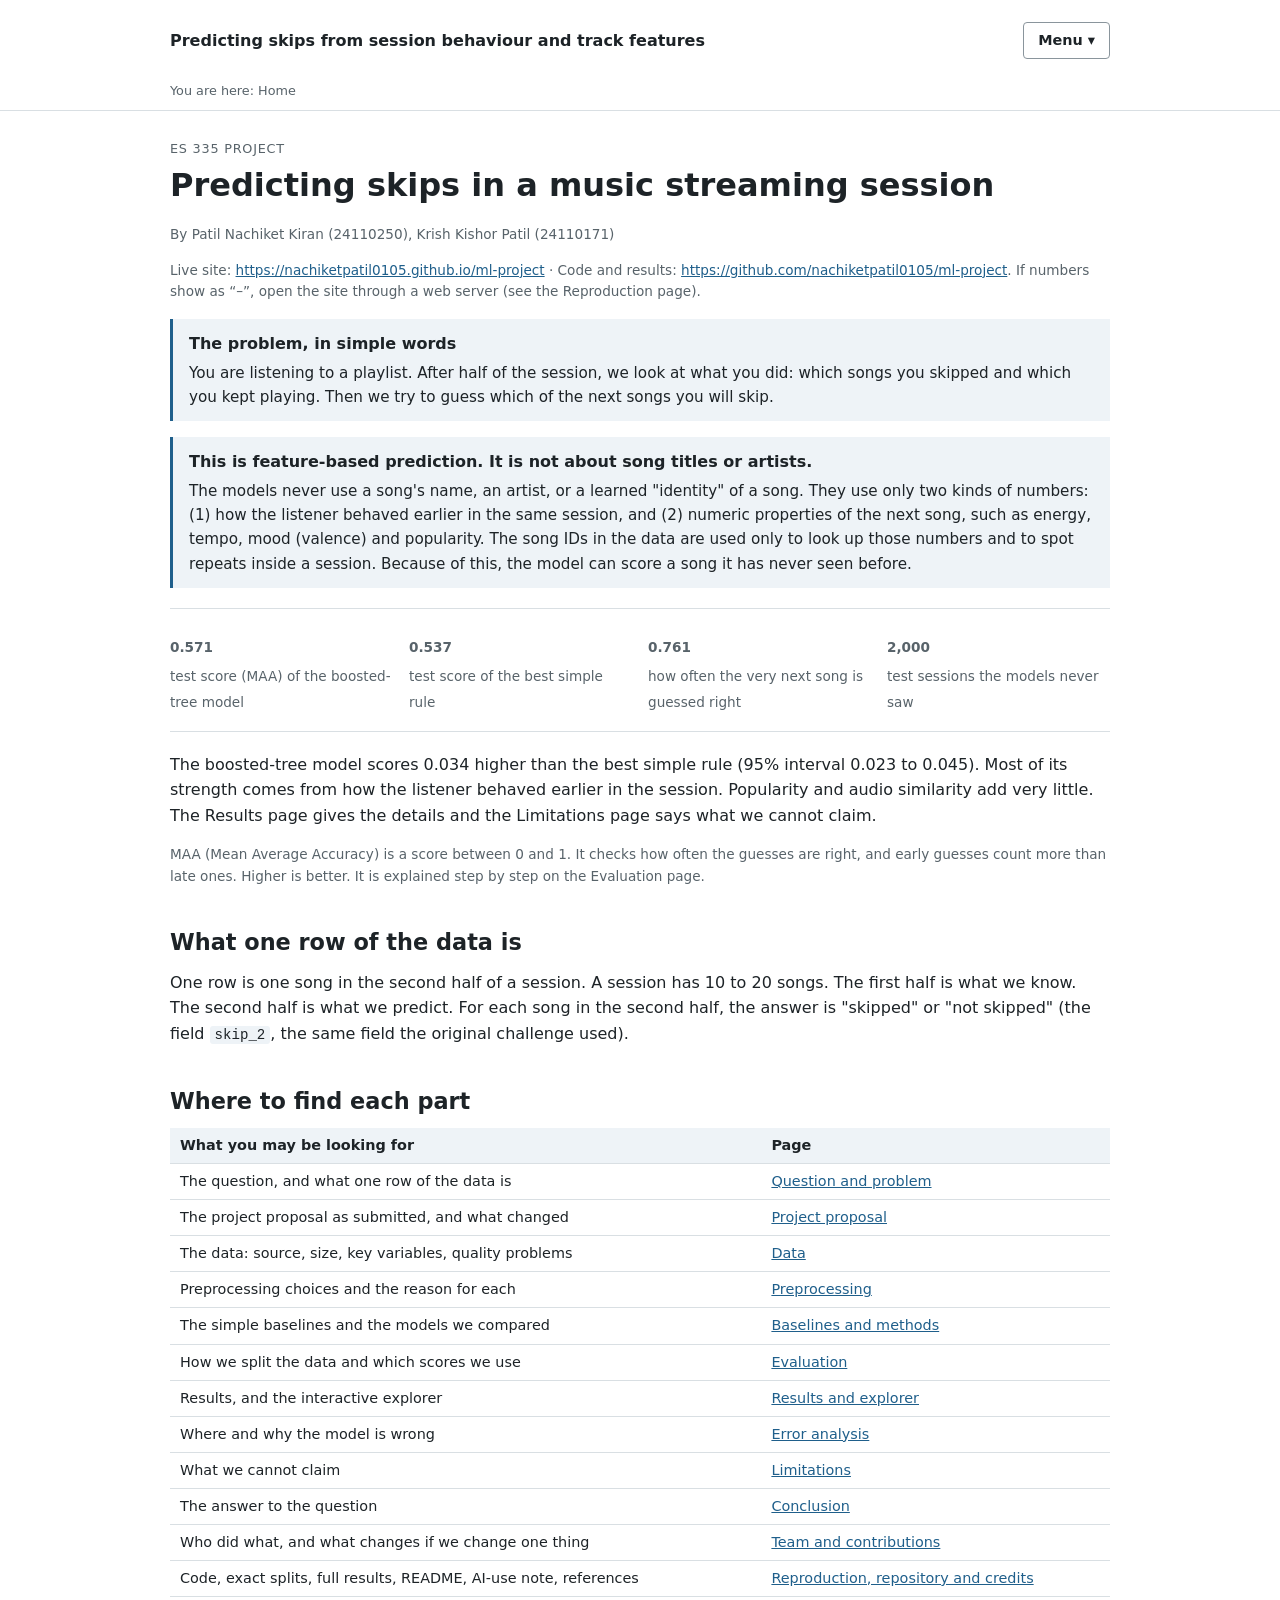
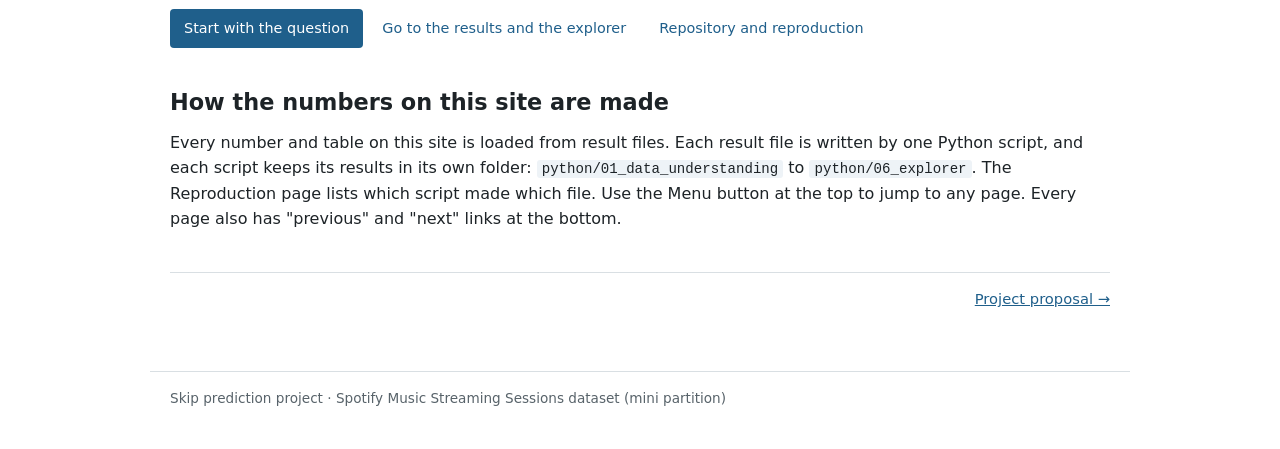
<file: index.html>
<!doctype html><html lang="en"><head><meta charset="utf-8"><meta name="viewport" content="width=device-width, initial-scale=1"><title>Home · Skip prediction</title><link rel="stylesheet" href="website/css/base.css?v=2"><script src="website/js/site.js?v=2" defer></script></head>
<body data-page="index.html" data-base="" data-sources='{"final": "python/04_final_test/results/test_results.json", "prep": "python/02_preprocessing/results/feature_summary.json"}'>
<main id="main">
<p class="eyebrow">ES 335 project</p>
<h1 class="page-title">Predicting skips in a music streaming session</h1>
<p class="source-note" data-if="config.authors">By <span data-v="config.authors" data-fmt="join"></span></p>
<p class="source-note">Live site: <a data-href="config.website_url" data-v="config.website_url"></a> · Code and results: <a data-href="config.repository_url" data-v="config.repository_url"></a>. If numbers show as “–”, open the site through a web server (see the Reproduction page).</p>
<div class="callout"><strong>The problem, in simple words</strong><p>You are listening to a playlist. After half of the session, we look at what you did: which songs you skipped and which you kept playing. Then we try to guess which of the next songs you will skip.</p></div>
<div class="callout"><strong>This is feature-based prediction. It is not about song titles or artists.</strong><p>The models never use a song's name, an artist, or a learned "identity" of a song. They use only two kinds of numbers: (1) how the listener behaved earlier in the same session, and (2) numeric properties of the next song, such as energy, tempo, mood (valence) and popularity. The song IDs in the data are used only to look up those numbers and to spot repeats inside a session. Because of this, the model can score a song it has never seen before.</p></div>
<div class="stats"><div><strong><span data-v="final.primary_tuned.maa" data-fmt="f3"></span></strong><span>test score (MAA) of the boosted-tree model</span></div><div><strong><span data-v="final.rows[id=copy_last].maa" data-fmt="f3"></span></strong><span>test score of the best simple rule</span></div><div><strong><span data-v="final.primary_tuned.first_accuracy" data-fmt="f3"></span></strong><span>how often the very next song is guessed right</span></div><div><strong><span data-v="final.test_sessions" data-fmt="int"></span></strong><span>test sessions the models never saw</span></div></div>
<p>The boosted-tree model scores <span data-v="final.comparisons_vs_primary_tuned.copy_last.difference" data-fmt="f3"></span> higher than the best simple rule (95% interval <span data-v="final.comparisons_vs_primary_tuned.copy_last.low" data-fmt="f3"></span> to <span data-v="final.comparisons_vs_primary_tuned.copy_last.high" data-fmt="f3"></span>). Most of its strength comes from how the listener behaved earlier in the session. Popularity and audio similarity add very little. The Results page gives the details and the Limitations page says what we cannot claim.</p>
<p class="source-note">MAA (Mean Average Accuracy) is a score between 0 and 1. It checks how often the guesses are right, and early guesses count more than late ones. Higher is better. It is explained step by step on the Evaluation page.</p>
<h2>What one row of the data is</h2>
<p>One row is one song in the second half of a session. A session has 10 to 20 songs. The first half is what we know. The second half is what we predict. For each song in the second half, the answer is "skipped" or "not skipped" (the field <code>skip_2</code>, the same field the original challenge used).</p>
<h2>Where to find each part</h2>
<div class="table-wrap"><table><thead><tr><th scope="col">What you may be looking for</th><th scope="col">Page</th></tr></thead><tbody><tr><td>The question, and what one row of the data is</td><td><a href="website/html/question.html">Question and problem</a></td></tr><tr><td>The project proposal as submitted, and what changed</td><td><a href="website/html/proposal.html">Project proposal</a></td></tr><tr><td>The data: source, size, key variables, quality problems</td><td><a href="website/html/data.html">Data</a></td></tr><tr><td>Preprocessing choices and the reason for each</td><td><a href="website/html/preprocessing.html">Preprocessing</a></td></tr><tr><td>The simple baselines and the models we compared</td><td><a href="website/html/methods.html">Baselines and methods</a></td></tr><tr><td>How we split the data and which scores we use</td><td><a href="website/html/evaluation.html">Evaluation</a></td></tr><tr><td>Results, and the interactive explorer</td><td><a href="website/html/results.html">Results and explorer</a></td></tr><tr><td>Where and why the model is wrong</td><td><a href="website/html/errors.html">Error analysis</a></td></tr><tr><td>What we cannot claim</td><td><a href="website/html/limitations.html">Limitations</a></td></tr><tr><td>The answer to the question</td><td><a href="website/html/conclusion.html">Conclusion</a></td></tr><tr><td>Who did what, and what changes if we change one thing</td><td><a href="website/html/team.html">Team and contributions</a></td></tr><tr><td>Code, exact splits, full results, README, AI-use note, references</td><td><a href="website/html/reproduction.html">Reproduction, repository and credits</a></td></tr></tbody></table></div>
<p><a class="button primary" href="website/html/question.html">Start with the question</a> <a class="button" href="website/html/results.html">Go to the results and the explorer</a> <a class="button" href="website/html/reproduction.html">Repository and reproduction</a></p>
<h2>How the numbers on this site are made</h2>
<p>Every number and table on this site is loaded from result files. Each result file is written by one Python script, and each script keeps its results in its own folder: <code>python/01_data_understanding</code> to <code>python/06_explorer</code>. The Reproduction page lists which script made which file. Use the Menu button at the top to jump to any page. Every page also has "previous" and "next" links at the bottom.</p>
</main>
</body></html>
</file>
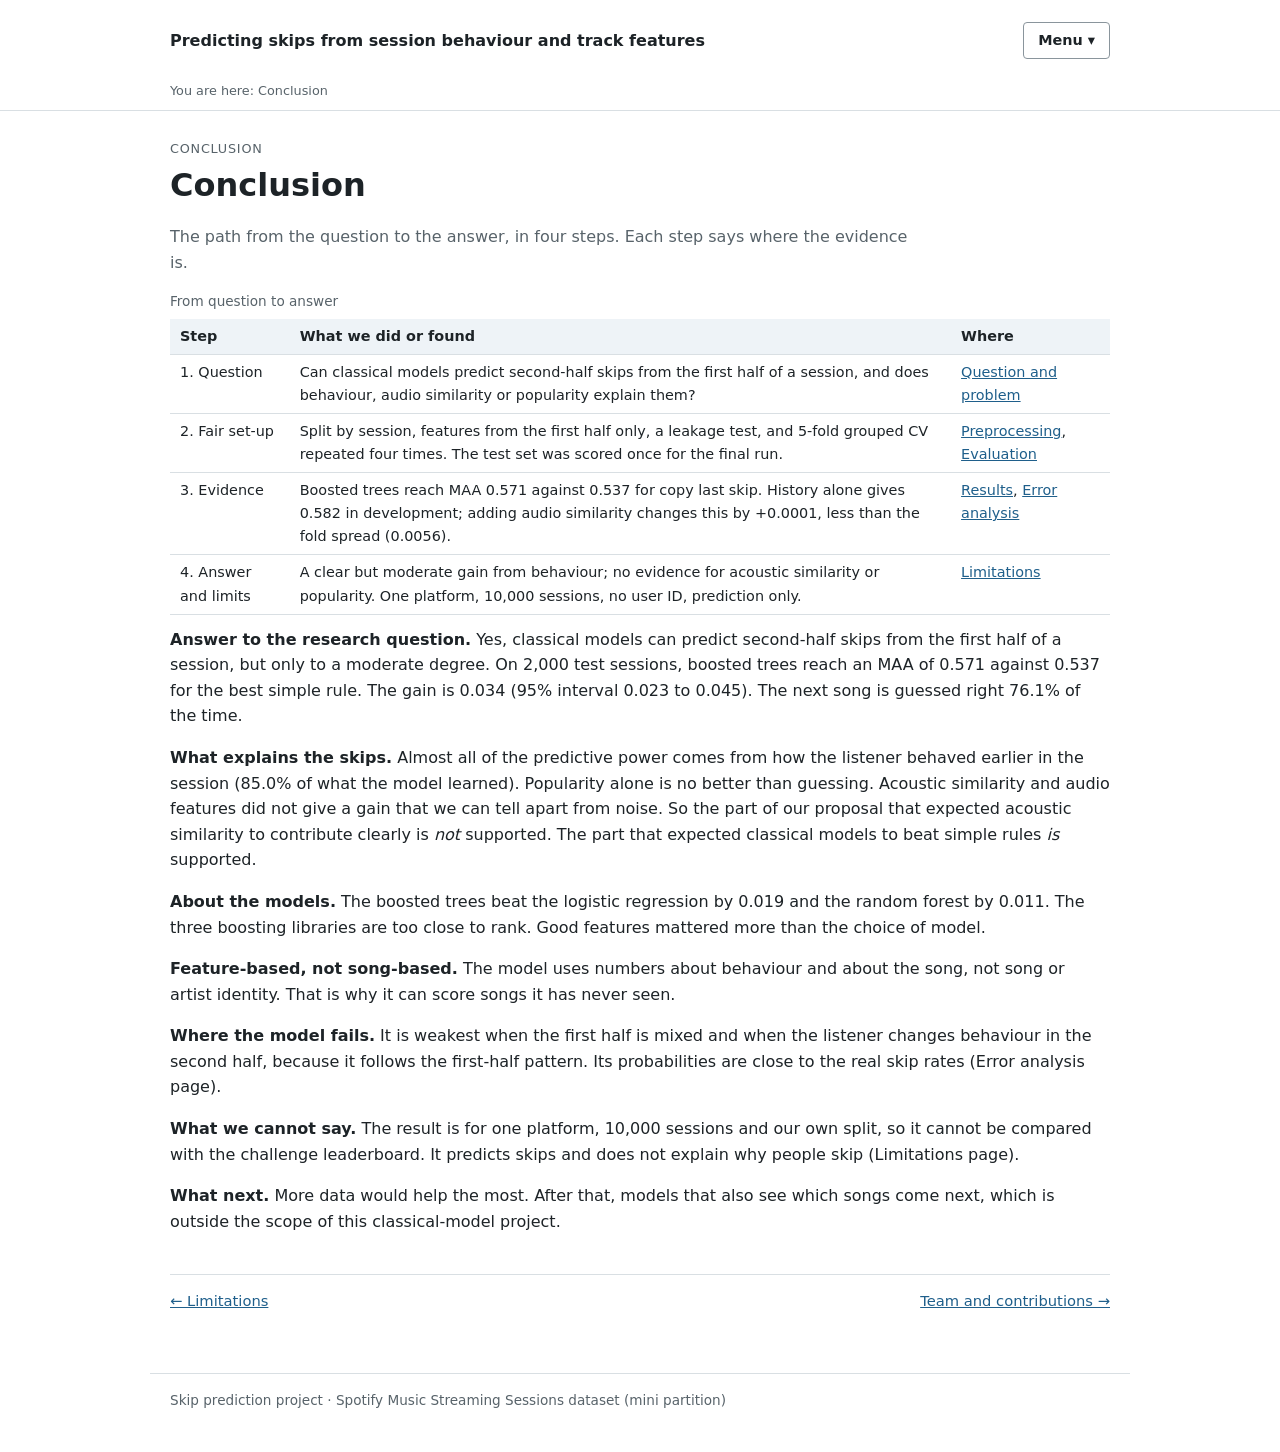
<file: website/html/conclusion.html>
<!doctype html><html lang="en"><head><meta charset="utf-8"><meta name="viewport" content="width=device-width, initial-scale=1"><title>Conclusion · Skip prediction</title><link rel="stylesheet" href="../css/base.css?v=2"><script src="../js/site.js?v=2" defer></script></head>
<body data-page="conclusion" data-base="../../" data-sources='{"final": "python/04_final_test/results/test_results.json", "dev": "python/03_tuning/results/development.json"}'>
<main id="main">
<p class="eyebrow">Conclusion</p><h1 class="page-title">Conclusion</h1>
<p class="section-intro">The path from the question to the answer, in four steps. Each step says where the evidence is.</p>
<div class="table-wrap"><table><caption>From question to answer</caption><thead><tr><th scope="col">Step</th><th scope="col">What we did or found</th><th scope="col">Where</th></tr></thead><tbody>
<tr><td>1. Question</td><td>Can classical models predict second-half skips from the first half of a session, and does behaviour, audio similarity or popularity explain them?</td><td><a href="question.html">Question and problem</a></td></tr>
<tr><td>2. Fair set-up</td><td>Split by session, features from the first half only, a leakage test, and 5-fold grouped CV repeated four times. The test set was scored once for the final run.</td><td><a href="preprocessing.html">Preprocessing</a>, <a href="evaluation.html">Evaluation</a></td></tr>
<tr><td>3. Evidence</td><td>Boosted trees reach MAA <span data-v="final.primary_tuned.maa" data-fmt="f3"></span> against <span data-v="final.rows[id=copy_last].maa" data-fmt="f3"></span> for copy last skip. History alone gives <span data-v="derived.ab.H.mean_fold_maa" data-fmt="f3"></span> in development; adding audio similarity changes this by <span data-v="derived.delta_S" data-fmt="s4"></span>, less than the fold spread (<span data-v="derived.fold_sd" data-fmt="f4"></span>).</td><td><a href="results.html">Results</a>, <a href="errors.html">Error analysis</a></td></tr>
<tr><td>4. Answer and limits</td><td>A clear but moderate gain from behaviour; no evidence for acoustic similarity or popularity. One platform, 10,000 sessions, no user ID, prediction only.</td><td><a href="limitations.html">Limitations</a></td></tr>
</tbody></table></div>
<p><strong>Answer to the research question.</strong> Yes, classical models can predict second-half skips from the first half of a session, but only to a moderate degree. On <span data-v="final.test_sessions" data-fmt="int"></span> test sessions, boosted trees reach an MAA of <span data-v="final.primary_tuned.maa" data-fmt="f3"></span> against <span data-v="final.rows[id=copy_last].maa" data-fmt="f3"></span> for the best simple rule. The gain is <span data-v="final.comparisons_vs_primary_tuned.copy_last.difference" data-fmt="f3"></span> (95% interval <span data-v="final.comparisons_vs_primary_tuned.copy_last.low" data-fmt="f3"></span> to <span data-v="final.comparisons_vs_primary_tuned.copy_last.high" data-fmt="f3"></span>). The next song is guessed right <span data-v="final.primary_tuned.first_accuracy" data-fmt="pct"></span> of the time.</p>
<p><strong>What explains the skips.</strong> Almost all of the predictive power comes from how the listener behaved earlier in the session (<span data-v="final.group_importance.H" data-fmt="pct"></span> of what the model learned). Popularity alone is no better than guessing. Acoustic similarity and audio features did not give a gain that we can tell apart from noise. So the part of our proposal that expected acoustic similarity to contribute clearly is <em>not</em> supported. The part that expected classical models to beat simple rules <em>is</em> supported.</p>
<p><strong>About the models.</strong> The boosted trees beat the logistic regression by <span data-v="final.comparisons_vs_primary_tuned.history_lr.difference" data-fmt="f3"></span> and the random forest by <span data-v="final.comparisons_vs_primary_tuned.random_forest.difference" data-fmt="f3"></span>. The three boosting libraries are too close to rank. Good features mattered more than the choice of model.</p>
<p><strong>Feature-based, not song-based.</strong> The model uses numbers about behaviour and about the song, not song or artist identity. That is why it can score songs it has never seen.</p>
<p><strong>Where the model fails.</strong> It is weakest when the first half is mixed and when the listener changes behaviour in the second half, because it follows the first-half pattern. Its probabilities are close to the real skip rates (Error analysis page).</p>
<p><strong>What we cannot say.</strong> The result is for one platform, 10,000 sessions and our own split, so it cannot be compared with the challenge leaderboard. It predicts skips and does not explain why people skip (Limitations page).</p>
<p><strong>What next.</strong> More data would help the most. After that, models that also see which songs come next, which is outside the scope of this classical-model project.</p>
</main>
</body></html>
</file>
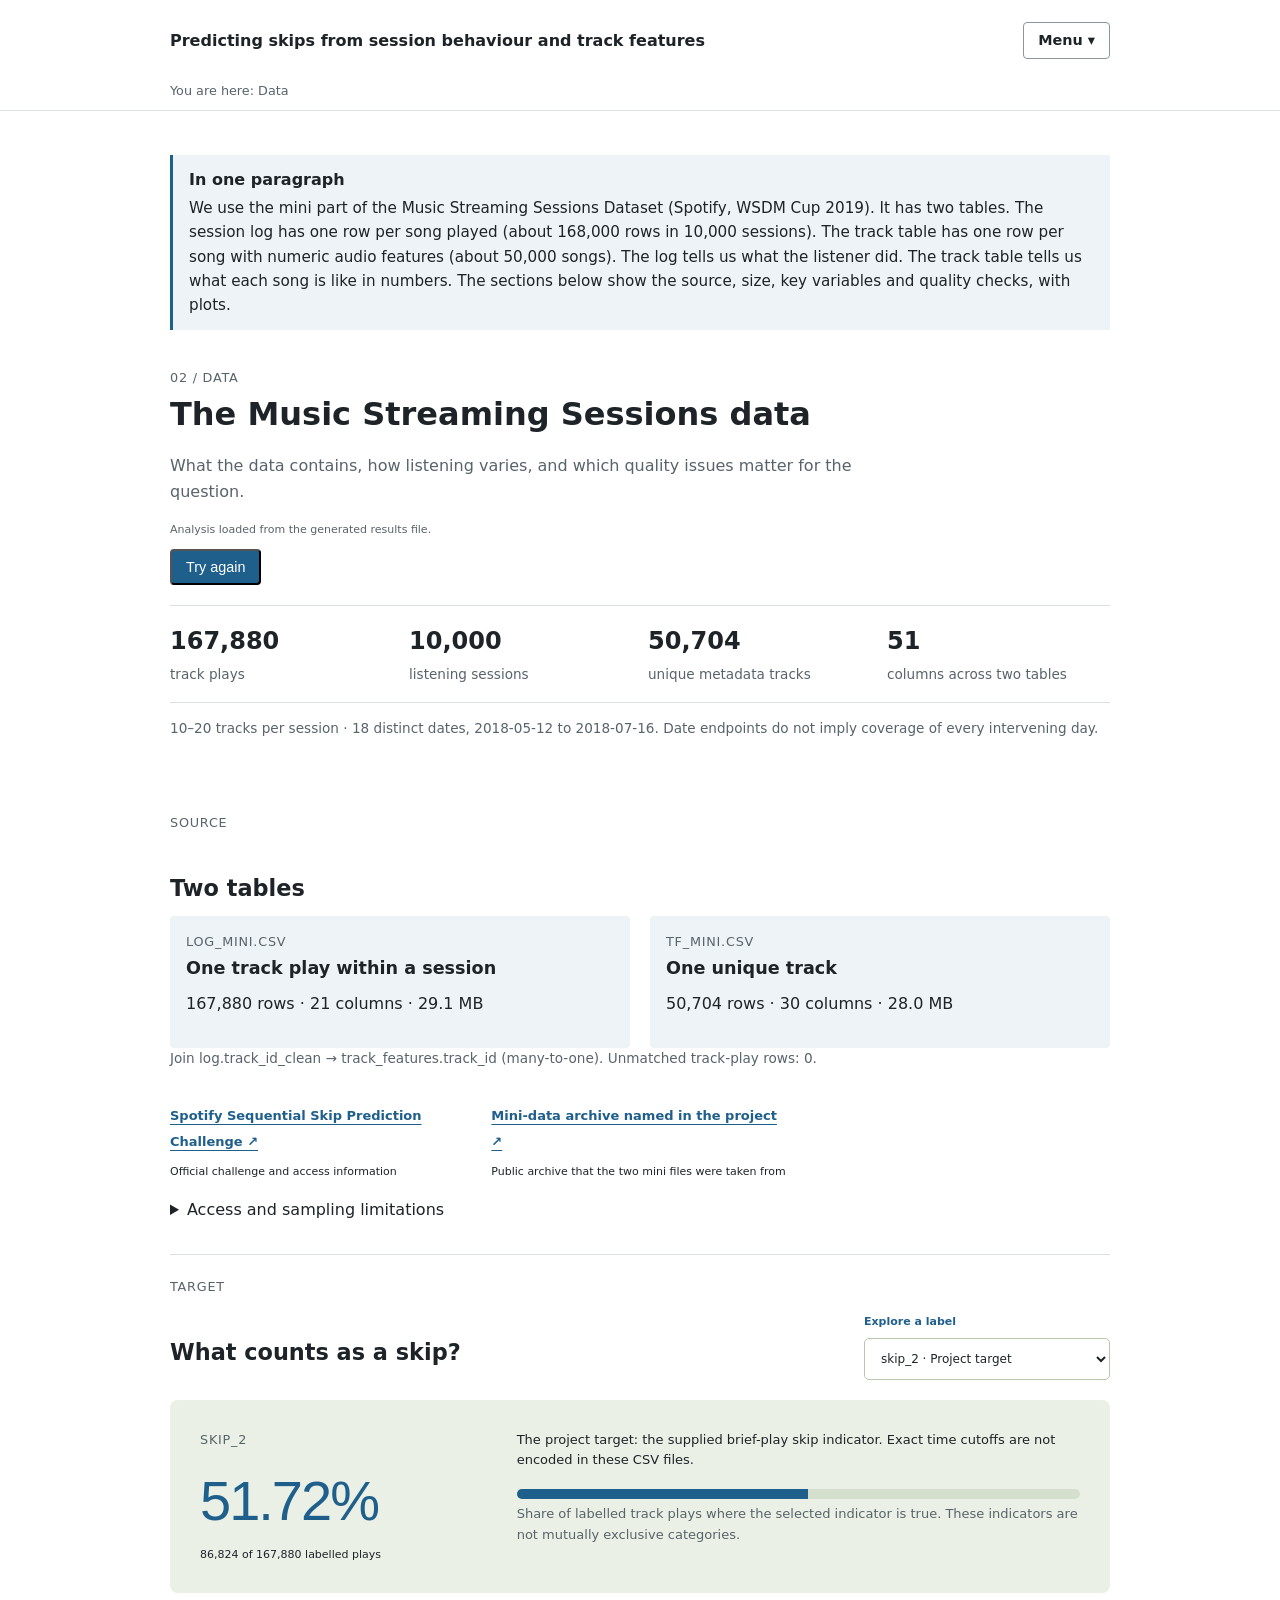
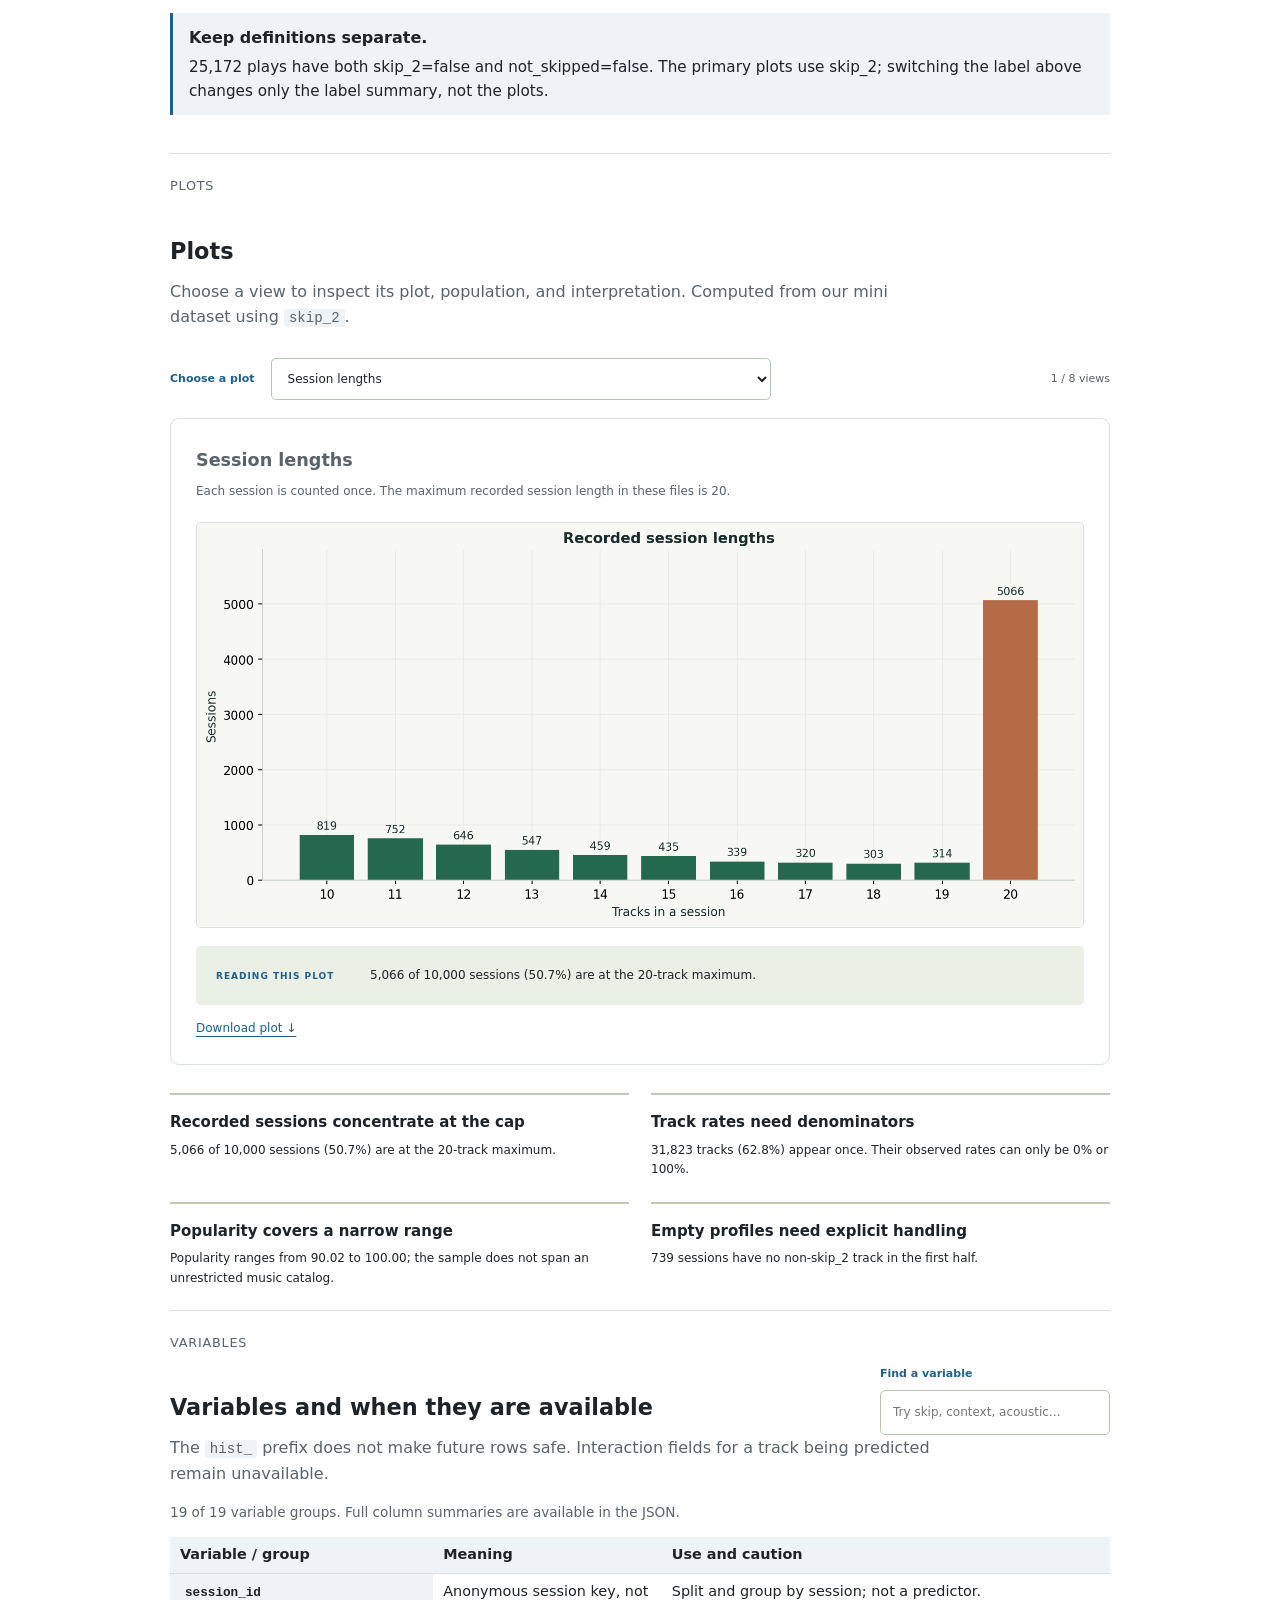
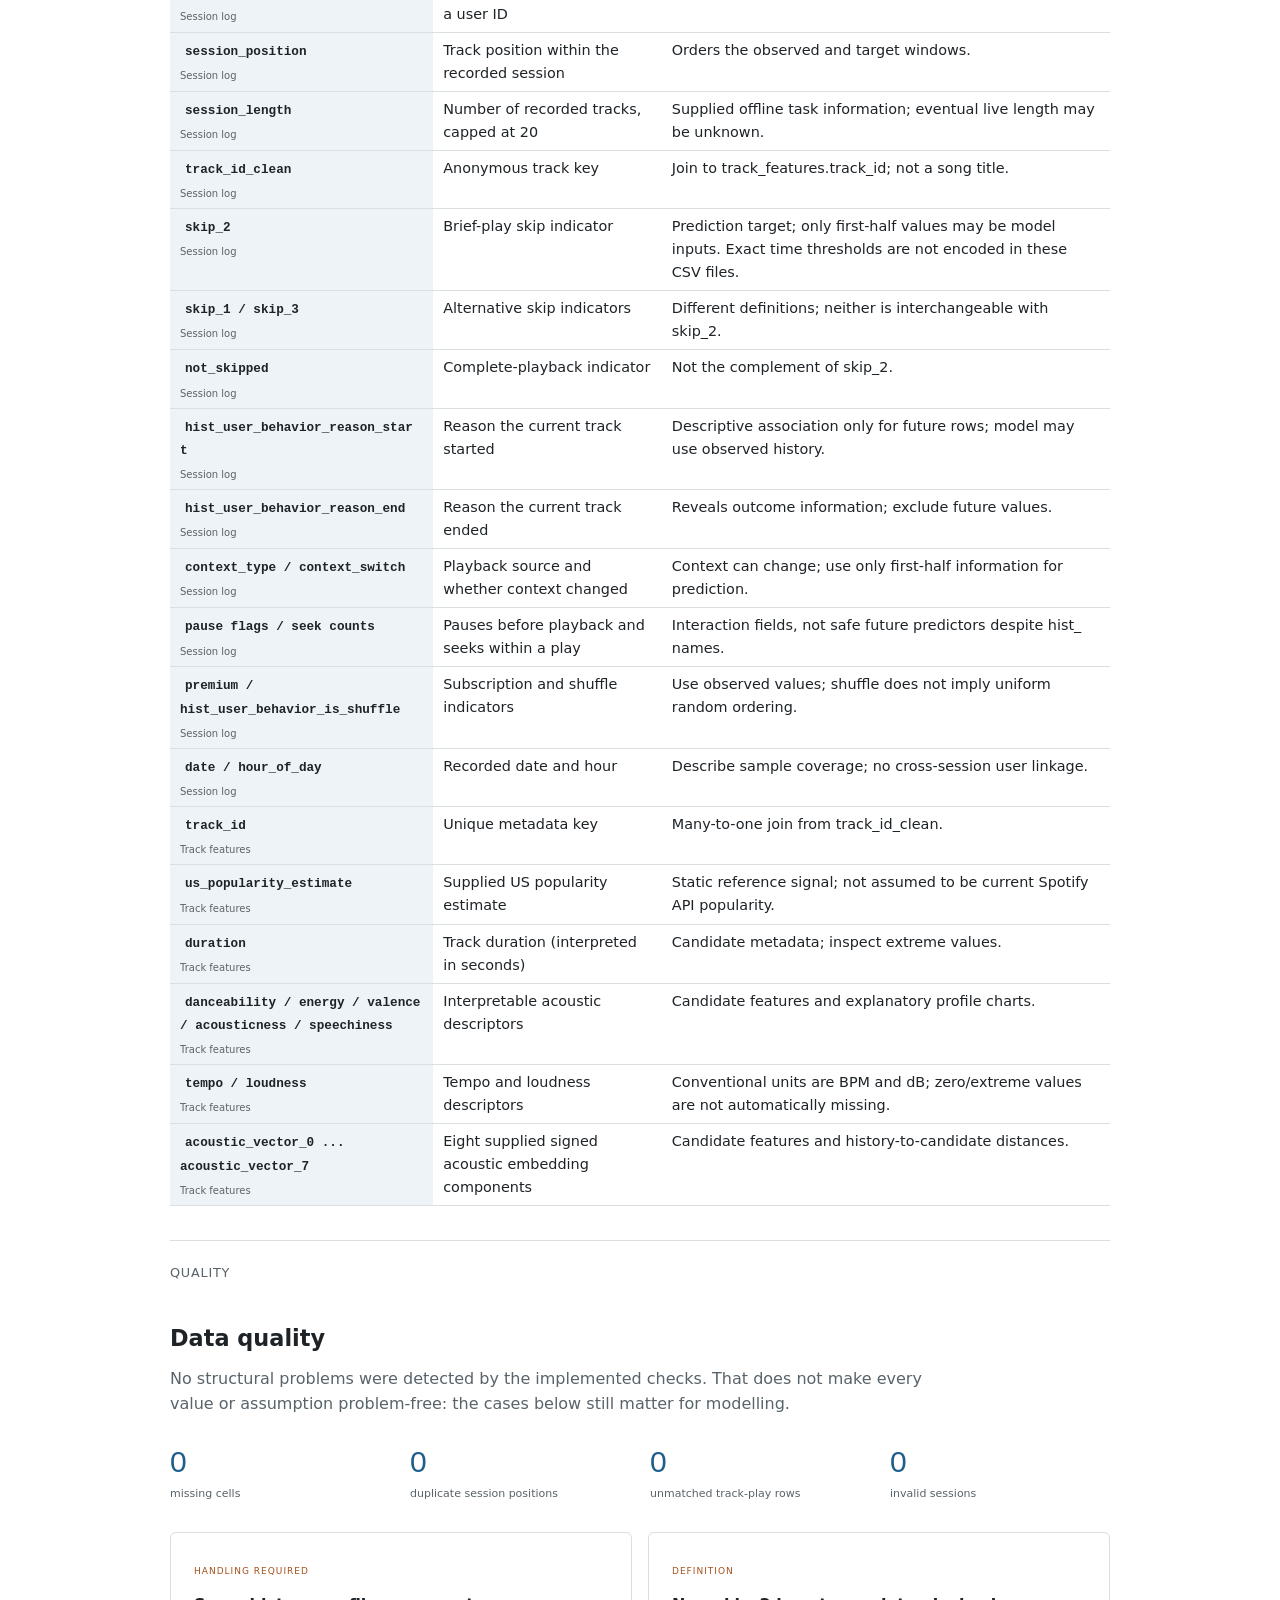
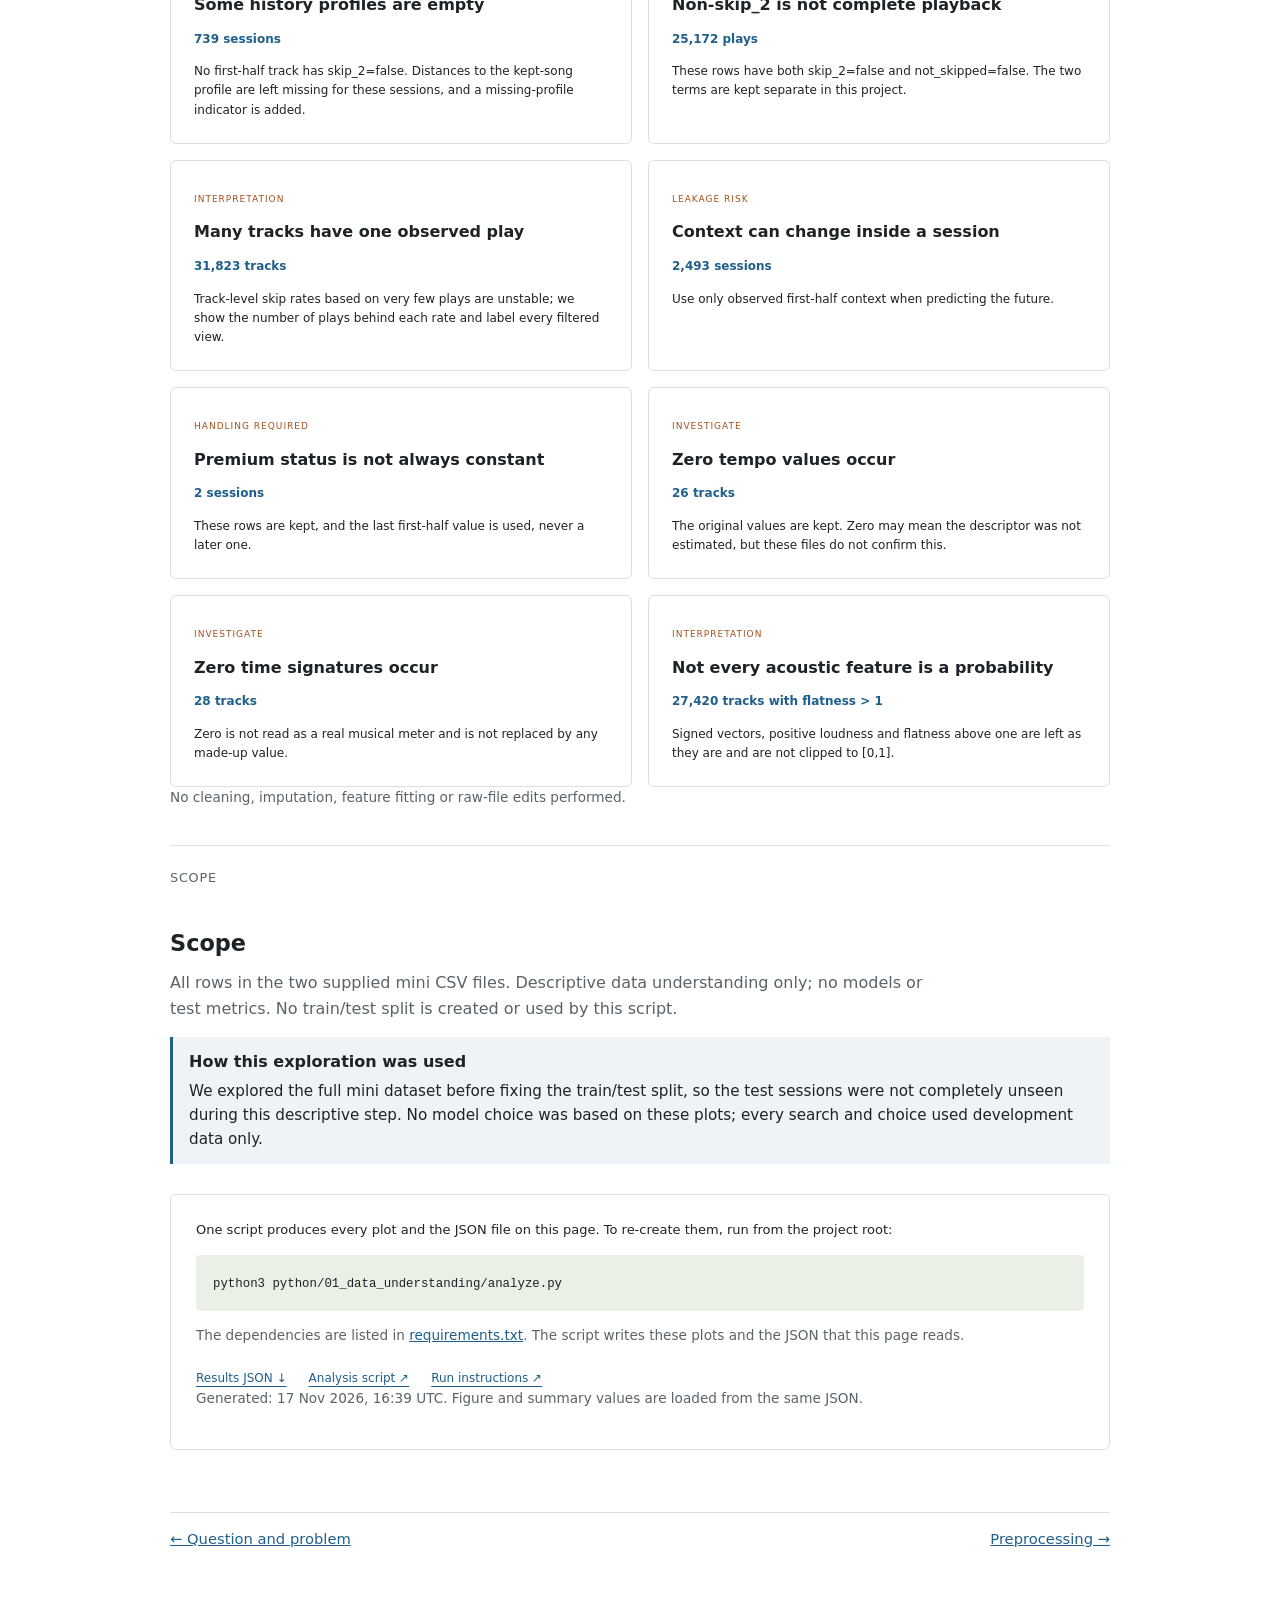
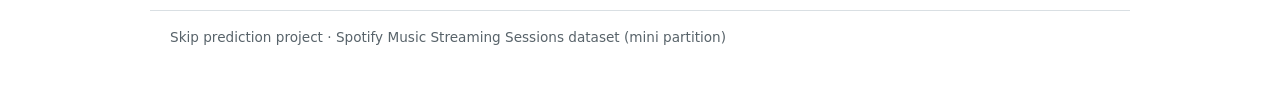
<file: website/html/data.html>
<!doctype html><html lang="en"><head><meta charset="utf-8"><meta name="viewport" content="width=device-width, initial-scale=1"><title>Data · Skip prediction</title><link rel="stylesheet" href="../css/base.css?v=2"><link rel="stylesheet" href="../css/data.css?v=2"><script src="../js/site.js?v=2" defer></script><script src="../js/data.js?v=2" defer></script></head>
<body data-page="data" data-base="../../" data-sources='{}'>
<main id="main">
<div class="callout"><strong>In one paragraph</strong><p>We use the mini part of the Music Streaming Sessions Dataset (Spotify, WSDM Cup 2019). It has two tables. The session log has one row per song played (about 168,000 rows in 10,000 sessions). The track table has one row per song with numeric audio features (about 50,000 songs). The log tells us what the listener did. The track table tells us what each song is like in numbers. The sections below show the source, size, key variables and quality checks, with plots.</p></div>
    
    <section class="section data-hero" aria-labelledby="page-title">
      <p class="eyebrow">02 / Data</p>
      <h1 id="page-title" class="page-title">The Music Streaming Sessions data</h1>
      <p class="section-intro">What the data contains, how listening varies, and which quality issues matter for the question.</p>
      <p id="load-status" role="status" aria-live="polite">Loading the analysis…</p>
      <button id="retry-load" type="button" class="button primary" hidden>Try again</button>
      <noscript><p>This page requires JavaScript to load the analysis. You can <a href="../../python/01_data_understanding/results/data_understanding.json">read the results JSON directly</a>.</p></noscript>
      <div id="overview-stats" class="stats" aria-label="Dataset size"></div>
      <p id="coverage" class="source-note"></p>
    </section>
    <div id="analysis-content" hidden>
      <section class="section" aria-labelledby="source-title">
        <p class="eyebrow">SOURCE</p><h2 id="source-title">Two tables</h2>
        <div id="input-tables" class="two-column"></div>
        <p id="join-note" class="source-note"></p>
        <div id="source-links" class="source-links"></div>
        <details class="spaced"><summary>Access and sampling limitations</summary><ul id="access-limits" class="detail-list"></ul></details>
      </section>
      <section class="section" aria-labelledby="target-title">
        <div class="section-heading"><div><p class="eyebrow">TARGET</p><h2 id="target-title">What counts as a skip?</h2></div><div class="select-control"><label for="target-select">Explore a label</label><select id="target-select"><option value="skip_2">skip_2 · Project target</option><option value="skip_1">skip_1 · Alternative threshold</option><option value="skip_3">skip_3 · Alternative threshold</option><option value="not_skipped">not_skipped · Complete playback</option></select></div></div>
        <div class="label-explorer"><div><span class="eyebrow" id="label-name">skip_2</span><strong id="label-rate" class="large-number"></strong><p id="label-count"></p></div><div><p id="label-meaning"></p><meter id="label-meter" min="0" max="1" value="0" aria-label="Fraction of plays with the selected label true"></meter><p class="source-note">Share of labelled track plays where the selected indicator is true. These indicators are not mutually exclusive categories.</p></div></div>
        <aside class="callout"><strong>Keep definitions separate.</strong><p id="definition-note"></p></aside>
      </section>
      <section class="section" aria-labelledby="plots-title">
        <p class="eyebrow">PLOTS</p><h2 id="plots-title">Plots</h2>
        <p class="section-intro">Choose a view to inspect its plot, population, and interpretation. Computed from our mini dataset using <code>skip_2</code>.</p>
        <div class="chart-toolbar"><label for="chart-select">Choose a plot</label><select id="chart-select"></select><span id="chart-position"></span></div>
        <figure class="chart-card" aria-labelledby="chart-title"><figcaption><h3 id="chart-title"></h3><p id="chart-caption"></p></figcaption><a id="chart-open" target="_blank" rel="noopener" aria-label="Open current chart at full size"><img id="chart-image" alt=""></a><div class="chart-insight"><span>READING THIS PLOT</span><p id="chart-insight"></p></div><a id="chart-download" download>Download plot ↓</a></figure>
        <div id="key-findings" class="findings-grid"></div>
      </section>
      <section class="section" aria-labelledby="variables-title">
        <div class="section-heading"><div><p class="eyebrow">VARIABLES</p><h2 id="variables-title">Variables and when they are available</h2></div><div class="select-control"><label for="variable-search">Find a variable</label><input id="variable-search" type="search" placeholder="Try skip, context, acoustic…"></div></div>
        <p class="section-intro">The <code>hist_</code> prefix does not make future rows safe. Interaction fields for a track being predicted remain unavailable.</p>
        <p id="variable-count" class="source-note" role="status"></p>
        <div class="table-wrap"><table><caption class="sr-only">Important variables and their relevance to prediction</caption><thead><tr><th scope="col">Variable / group</th><th scope="col">Meaning</th><th scope="col">Use and caution</th></tr></thead><tbody id="variable-rows"></tbody></table></div>
      </section>
      <section class="section" aria-labelledby="quality-title">
        <p class="eyebrow">QUALITY</p><h2 id="quality-title">Data quality</h2>
        <p id="quality-status" class="section-intro"></p><div id="quality-stats" class="quality-stats"></div>
        <div id="quality-issues" class="issues-grid"></div>
        <p id="quality-action" class="source-note"></p>
      </section>
      <section class="section" aria-labelledby="scope-title">
        <p class="eyebrow">SCOPE</p><h2 id="scope-title">Scope</h2>
        <p id="scope-note" class="section-intro"></p>
        <aside class="callout"><strong>How this exploration was used</strong><p id="scope-caveat"></p></aside>
        <div class="reproduce-box"><p>One script produces every plot and the JSON file on this page. To re-create them, run from the project root:</p><pre><code id="run-command"></code></pre><p class="source-note">The dependencies are listed in <a href="../../python/01_data_understanding/requirements.txt">requirements.txt</a>. The script writes these plots and the JSON that this page reads.</p><div class="resource-links"><a href="../../python/01_data_understanding/results/data_understanding.json" download>Results JSON ↓</a><a href="../../python/01_data_understanding/analyze.py">Analysis script ↗</a><a href="../../python/01_data_understanding/README.md">Run instructions ↗</a></div><p id="generated-note" class="source-note"></p></div>
      </section>
    </div>
    
</main>
</body></html>
</file>
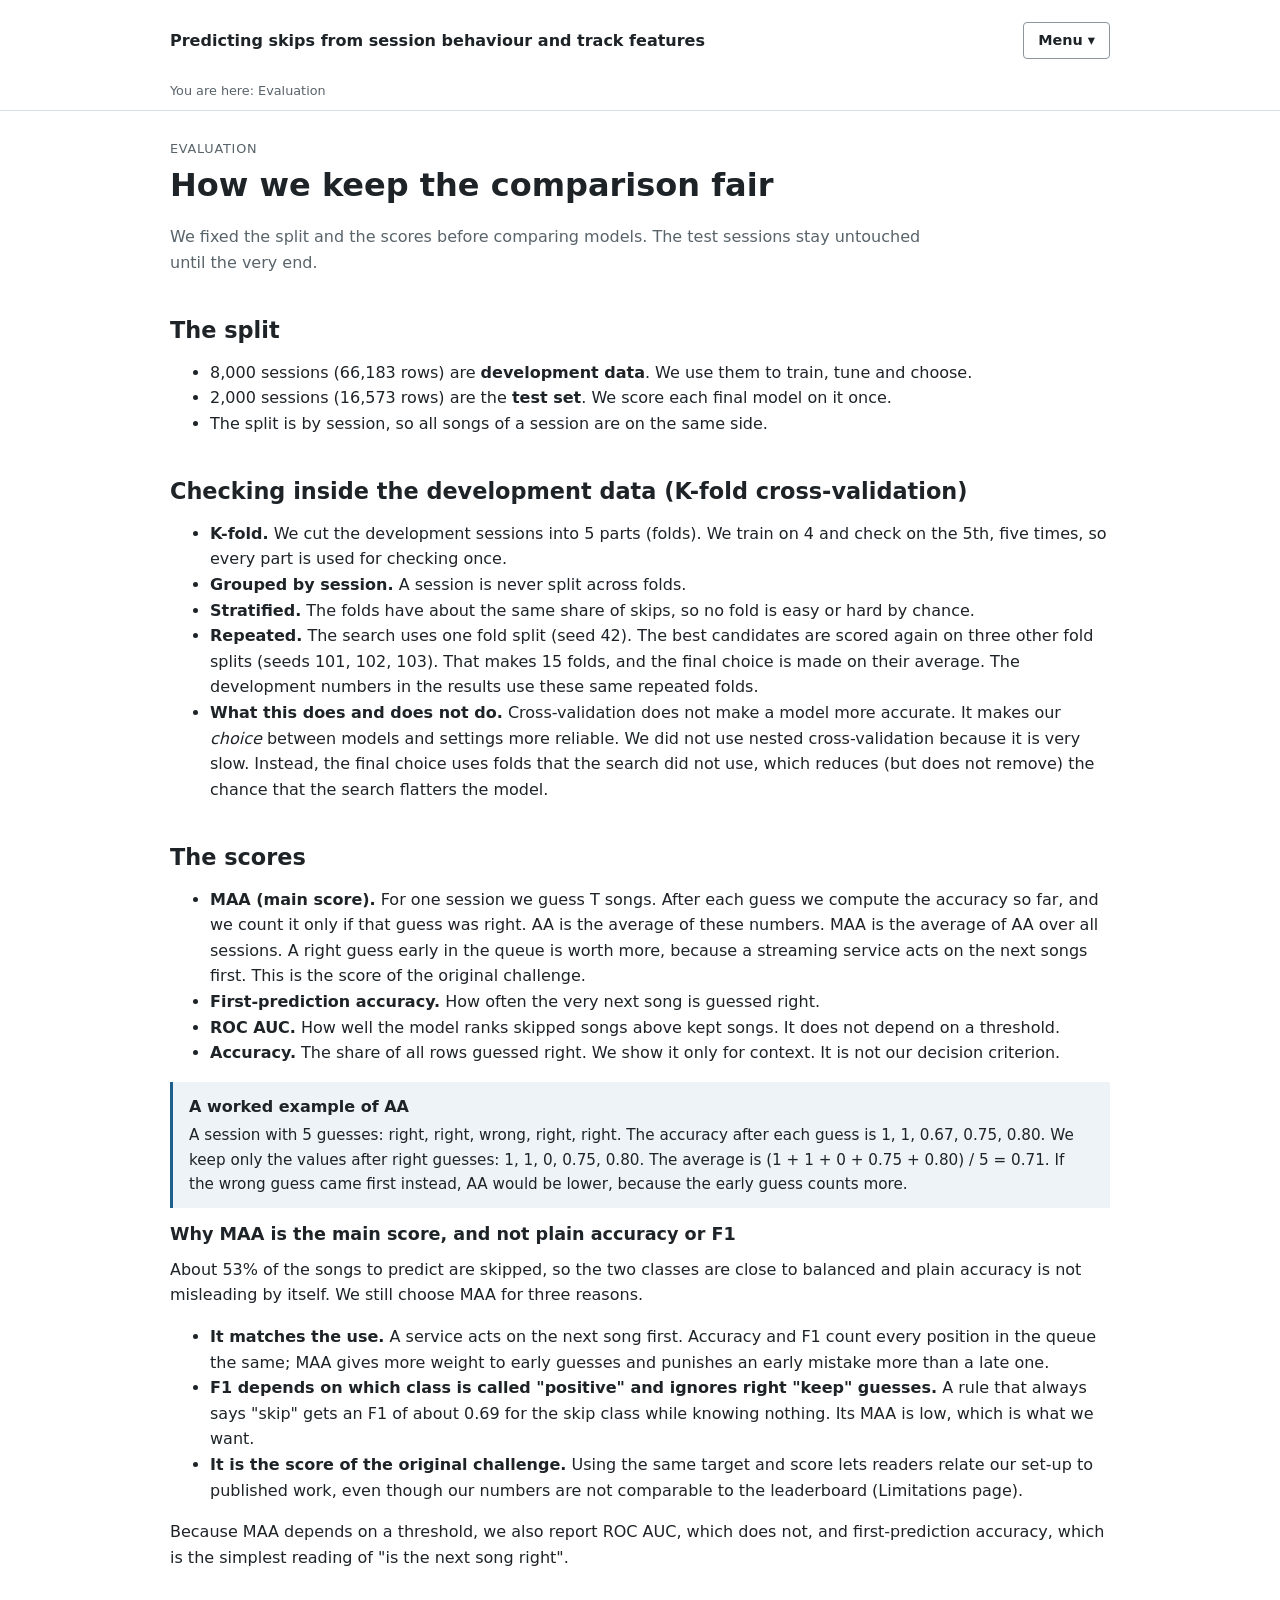
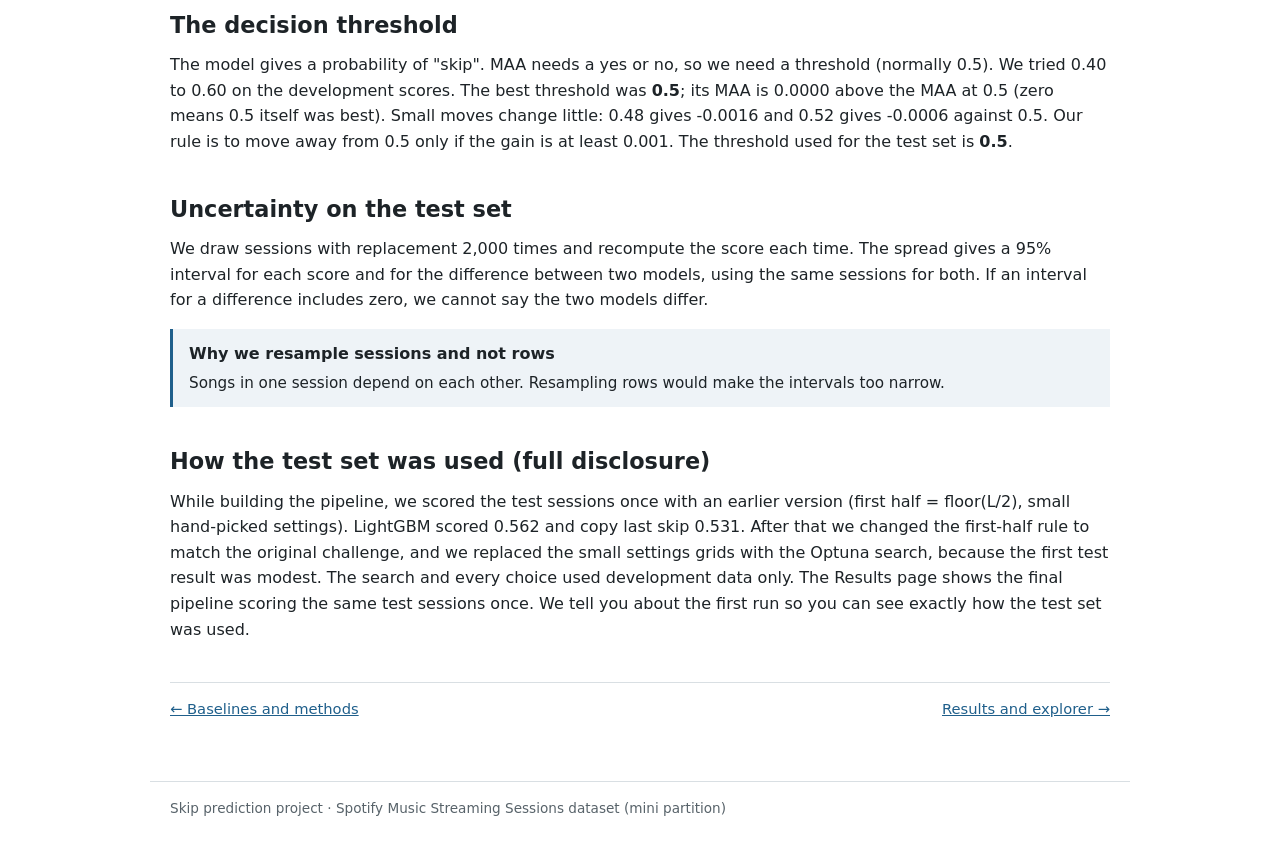
<file: website/html/evaluation.html>
<!doctype html><html lang="en"><head><meta charset="utf-8"><meta name="viewport" content="width=device-width, initial-scale=1"><title>Evaluation · Skip prediction</title><link rel="stylesheet" href="../css/base.css?v=2"><script src="../js/site.js?v=2" defer></script></head>
<body data-page="evaluation" data-base="../../" data-sources='{"dev": "python/03_tuning/results/development.json", "final": "python/04_final_test/results/test_results.json"}'>
<main id="main">
<p class="eyebrow">Evaluation</p><h1 class="page-title">How we keep the comparison fair</h1>
<p class="section-intro">We fixed the split and the scores before comparing models. The test sessions stay untouched until the very end.</p>
<h2>The split</h2>
<ul>
<li><span data-v="dev.development_sessions" data-fmt="int"></span> sessions (<span data-v="dev.development_rows" data-fmt="int"></span> rows) are <strong>development data</strong>. We use them to train, tune and choose.</li>
<li><span data-v="final.test_sessions" data-fmt="int"></span> sessions (<span data-v="final.test_rows" data-fmt="int"></span> rows) are the <strong>test set</strong>. We score each final model on it once.</li>
<li>The split is by session, so all songs of a session are on the same side.</li>
</ul>
<h2>Checking inside the development data (K-fold cross-validation)</h2>
<ul>
<li><strong>K-fold.</strong> We cut the development sessions into 5 parts (folds). We train on 4 and check on the 5th, five times, so every part is used for checking once.</li>
<li><strong>Grouped by session.</strong> A session is never split across folds.</li>
<li><strong>Stratified.</strong> The folds have about the same share of skips, so no fold is easy or hard by chance.</li>
<li><strong>Repeated.</strong> The search uses one fold split (seed <span data-v="dev.cv.search_seed" data-fmt="raw"></span>). The best candidates are scored again on three other fold splits (seeds 101, 102, 103). That makes 15 folds, and the final choice is made on their average. The development numbers in the results use these same repeated folds.</li>
<li><strong>What this does and does not do.</strong> Cross-validation does not make a model more accurate. It makes our <em>choice</em> between models and settings more reliable. We did not use nested cross-validation because it is very slow. Instead, the final choice uses folds that the search did not use, which reduces (but does not remove) the chance that the search flatters the model.</li>
</ul>
<h2>The scores</h2>
<ul>
<li><strong>MAA (main score).</strong> For one session we guess T songs. After each guess we compute the accuracy so far, and we count it only if that guess was right. AA is the average of these numbers. MAA is the average of AA over all sessions. A right guess early in the queue is worth more, because a streaming service acts on the next songs first. This is the score of the original challenge.</li>
<li><strong>First-prediction accuracy.</strong> How often the very next song is guessed right.</li>
<li><strong>ROC AUC.</strong> How well the model ranks skipped songs above kept songs. It does not depend on a threshold.</li>
<li><strong>Accuracy.</strong> The share of all rows guessed right. We show it only for context. It is not our decision criterion.</li>
</ul>
<div class="callout"><strong>A worked example of AA</strong><p>A session with 5 guesses: right, right, wrong, right, right. The accuracy after each guess is 1, 1, 0.67, 0.75, 0.80. We keep only the values after right guesses: 1, 1, 0, 0.75, 0.80. The average is (1 + 1 + 0 + 0.75 + 0.80) / 5 = 0.71. If the wrong guess came first instead, AA would be lower, because the early guess counts more.</p></div>
<h3>Why MAA is the main score, and not plain accuracy or F1</h3>
<p>About <span data-v="final.test_skip_rate" data-fmt="pct0"></span> of the songs to predict are skipped, so the two classes are close to balanced and plain accuracy is not misleading by itself. We still choose MAA for three reasons.</p>
<ul>
<li><strong>It matches the use.</strong> A service acts on the next song first. Accuracy and F1 count every position in the queue the same; MAA gives more weight to early guesses and punishes an early mistake more than a late one.</li>
<li><strong>F1 depends on which class is called "positive" and ignores right "keep" guesses.</strong> A rule that always says "skip" gets an F1 of about <span data-v="derived.f1_all_skip" data-fmt="f2"></span> for the skip class while knowing nothing. Its MAA is low, which is what we want.</li>
<li><strong>It is the score of the original challenge.</strong> Using the same target and score lets readers relate our set-up to published work, even though our numbers are not comparable to the leaderboard (Limitations page).</li>
</ul>
<p>Because MAA depends on a threshold, we also report ROC AUC, which does not, and first-prediction accuracy, which is the simplest reading of "is the next song right".</p>
<h2>The decision threshold</h2>
<p>The model gives a probability of "skip". MAA needs a yes or no, so we need a threshold (normally 0.5). We tried 0.40 to 0.60 on the development scores. The best threshold was <strong><span data-v="derived.best_threshold" data-fmt="raw"></span></strong>; its MAA is <span data-v="derived.threshold_gain" data-fmt="f4"></span> above the MAA at 0.5 (zero means 0.5 itself was best). Small moves change little: 0.48 gives <span data-v="derived.thr_048" data-fmt="s4"></span> and 0.52 gives <span data-v="derived.thr_052" data-fmt="s4"></span> against 0.5. Our rule is to move away from 0.5 only if the gain is at least 0.001. The threshold used for the test set is <strong><span data-v="final.threshold" data-fmt="raw"></span></strong>.</p>
<h2>Uncertainty on the test set</h2>
<p>We draw sessions with replacement 2,000 times and recompute the score each time. The spread gives a 95% interval for each score and for the difference between two models, using the same sessions for both. If an interval for a difference includes zero, we cannot say the two models differ.</p>
<div class="callout"><strong>Why we resample sessions and not rows</strong><p>Songs in one session depend on each other. Resampling rows would make the intervals too narrow.</p></div>
<h2>How the test set was used (full disclosure)</h2>
<p>While building the pipeline, we scored the test sessions once with an earlier version (first half = floor(L/2), small hand-picked settings). LightGBM scored 0.562 and copy last skip 0.531. After that we changed the first-half rule to match the original challenge, and we replaced the small settings grids with the Optuna search, because the first test result was modest. The search and every choice used development data only. The Results page shows the final pipeline scoring the same test sessions once. We tell you about the first run so you can see exactly how the test set was used.</p>
</main>
</body></html>
</file>
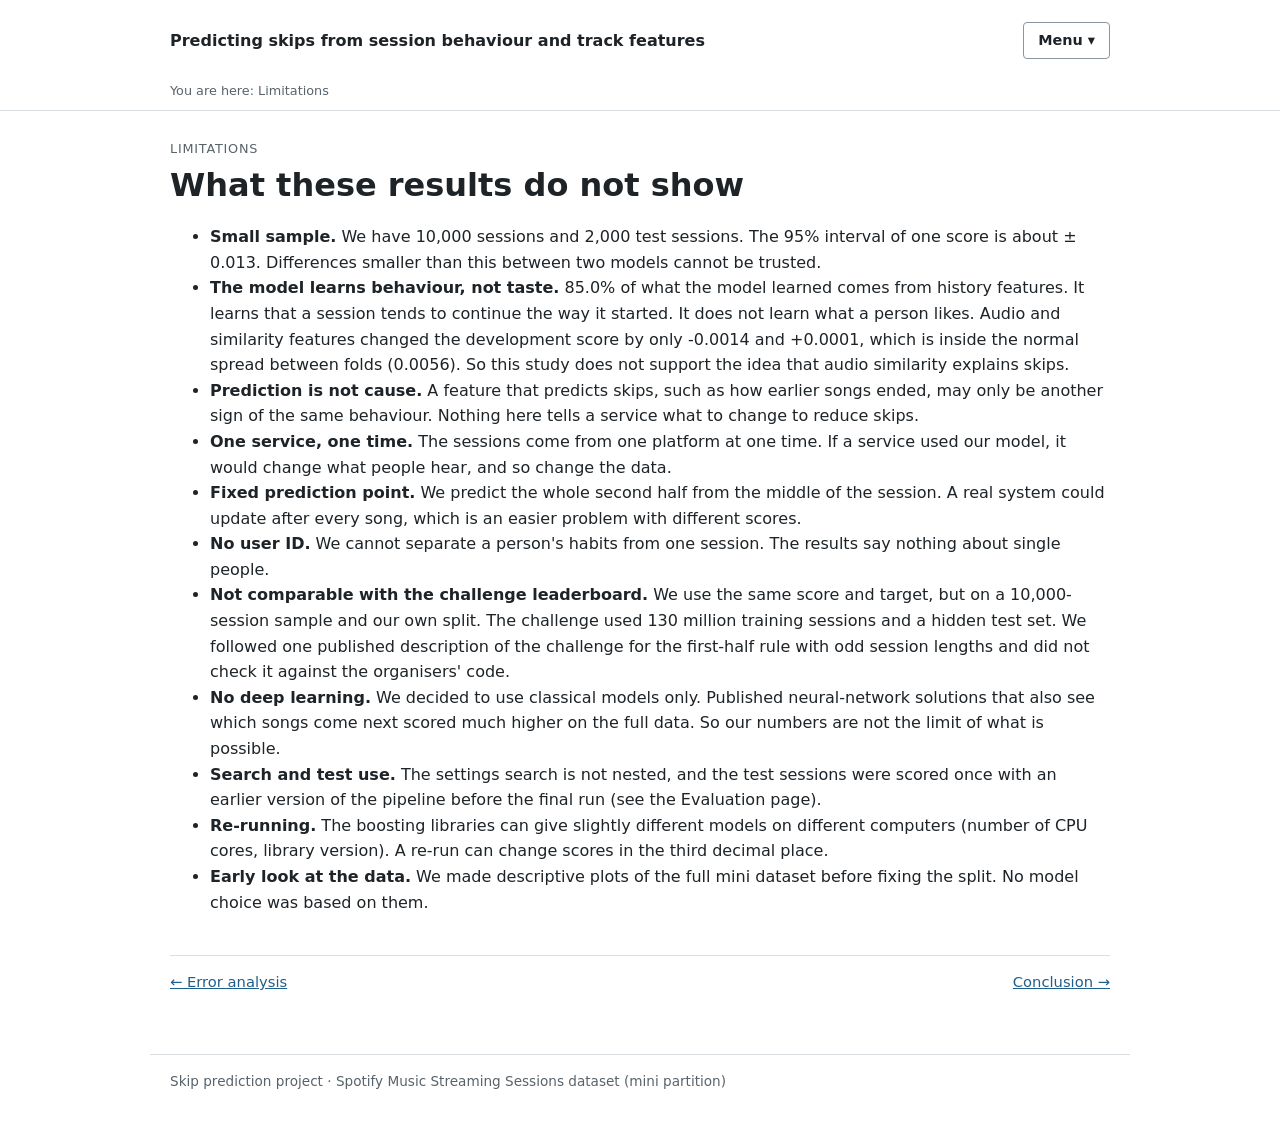
<file: website/html/limitations.html>
<!doctype html><html lang="en"><head><meta charset="utf-8"><meta name="viewport" content="width=device-width, initial-scale=1"><title>Limitations · Skip prediction</title><link rel="stylesheet" href="../css/base.css?v=2"><script src="../js/site.js?v=2" defer></script></head>
<body data-page="limitations" data-base="../../" data-sources='{"final": "python/04_final_test/results/test_results.json", "dev": "python/03_tuning/results/development.json"}'>
<main id="main">
<p class="eyebrow">Limitations</p><h1 class="page-title">What these results do not show</h1>
<ul>
<li><strong>Small sample.</strong> We have 10,000 sessions and <span data-v="final.test_sessions" data-fmt="int"></span> test sessions. The 95% interval of one score is about ± <span data-v="derived.ci_half" data-fmt="f3"></span>. Differences smaller than this between two models cannot be trusted.</li>
<li><strong>The model learns behaviour, not taste.</strong> <span data-v="final.group_importance.H" data-fmt="pct"></span> of what the model learned comes from history features. It learns that a session tends to continue the way it started. It does not learn what a person likes. Audio and similarity features changed the development score by only <span data-v="derived.delta_A" data-fmt="s4"></span> and <span data-v="derived.delta_S" data-fmt="s4"></span>, which is inside the normal spread between folds (<span data-v="derived.fold_sd" data-fmt="f4"></span>). So this study does not support the idea that audio similarity explains skips.</li>
<li><strong>Prediction is not cause.</strong> A feature that predicts skips, such as how earlier songs ended, may only be another sign of the same behaviour. Nothing here tells a service what to change to reduce skips.</li>
<li><strong>One service, one time.</strong> The sessions come from one platform at one time. If a service used our model, it would change what people hear, and so change the data.</li>
<li><strong>Fixed prediction point.</strong> We predict the whole second half from the middle of the session. A real system could update after every song, which is an easier problem with different scores.</li>
<li><strong>No user ID.</strong> We cannot separate a person's habits from one session. The results say nothing about single people.</li>
<li><strong>Not comparable with the challenge leaderboard.</strong> We use the same score and target, but on a 10,000-session sample and our own split. The challenge used 130 million training sessions and a hidden test set. We followed one published description of the challenge for the first-half rule with odd session lengths and did not check it against the organisers' code.</li>
<li><strong>No deep learning.</strong> We decided to use classical models only. Published neural-network solutions that also see which songs come next scored much higher on the full data. So our numbers are not the limit of what is possible.</li>
<li><strong>Search and test use.</strong> The settings search is not nested, and the test sessions were scored once with an earlier version of the pipeline before the final run (see the Evaluation page).</li>
<li><strong>Re-running.</strong> The boosting libraries can give slightly different models on different computers (number of CPU cores, library version). A re-run can change scores in the third decimal place.</li>
<li><strong>Early look at the data.</strong> We made descriptive plots of the full mini dataset before fixing the split. No model choice was based on them.</li>
</ul>
</main>
</body></html>
</file>
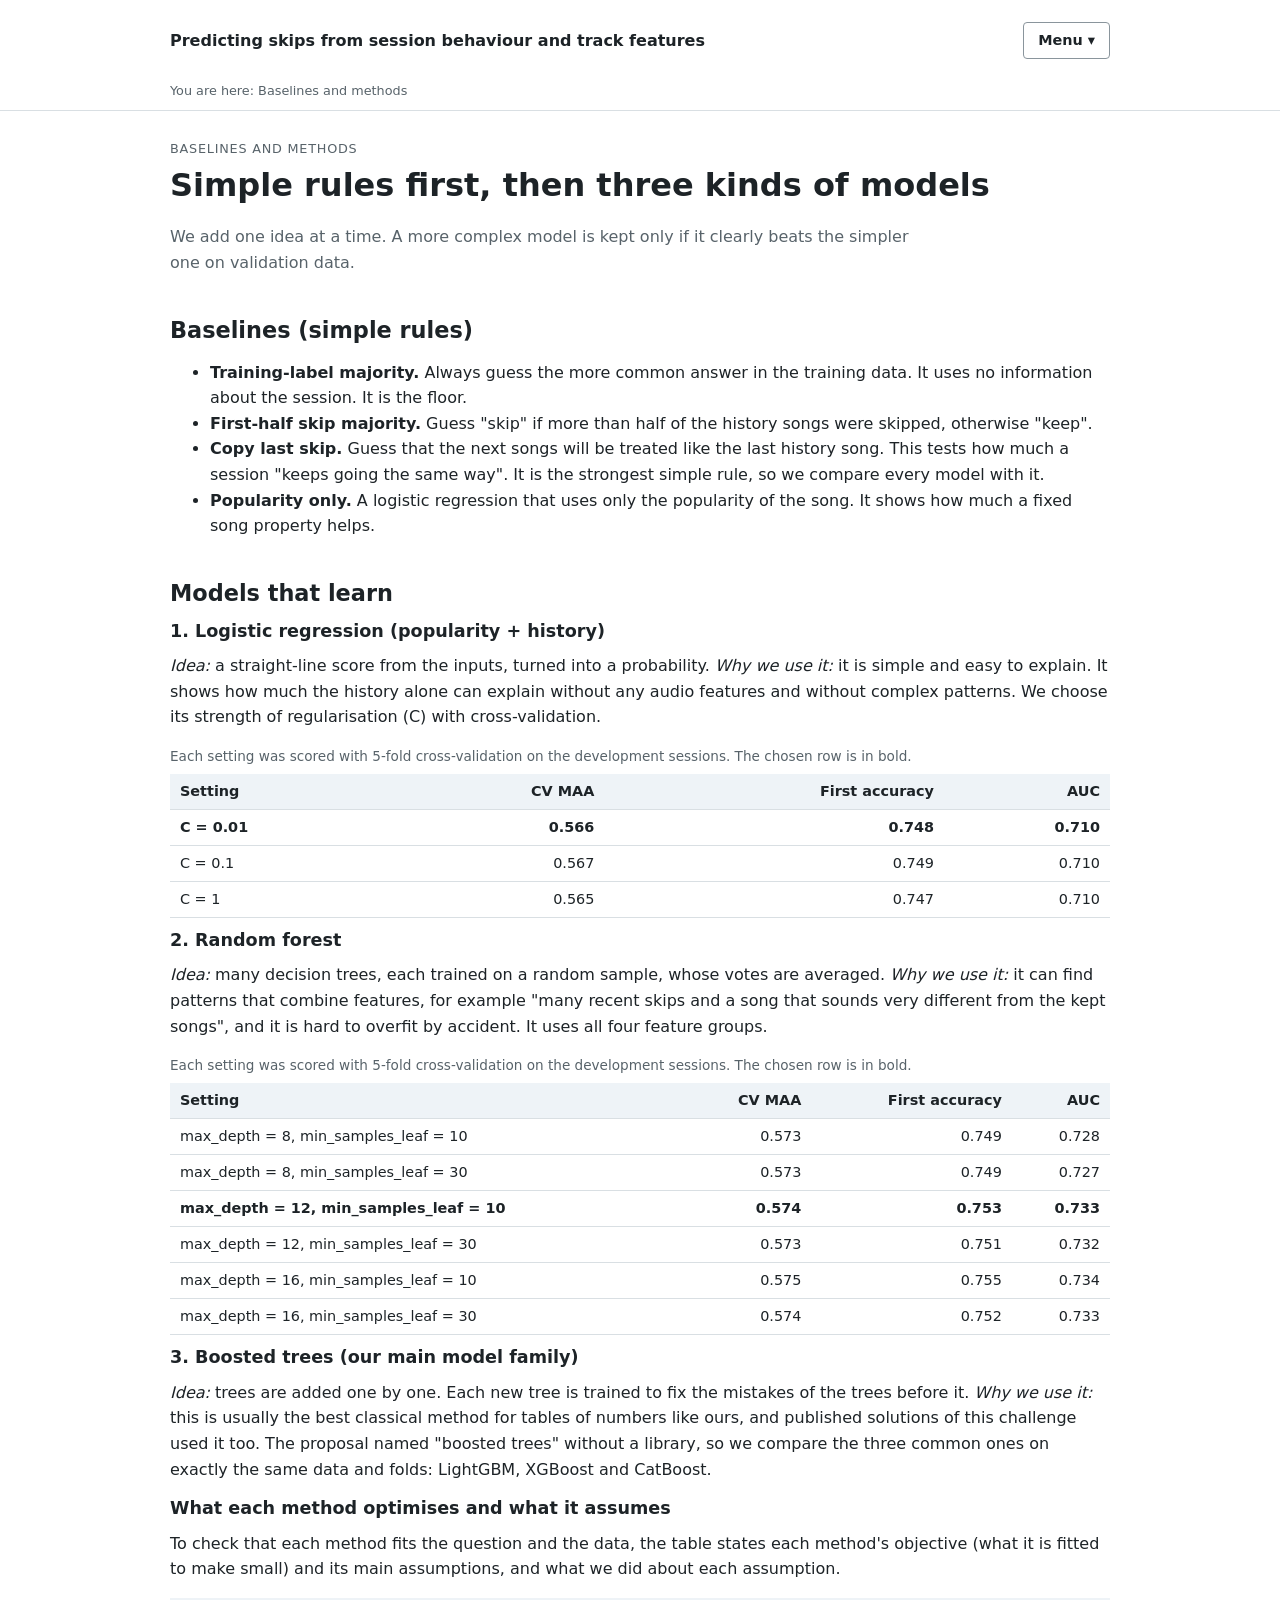
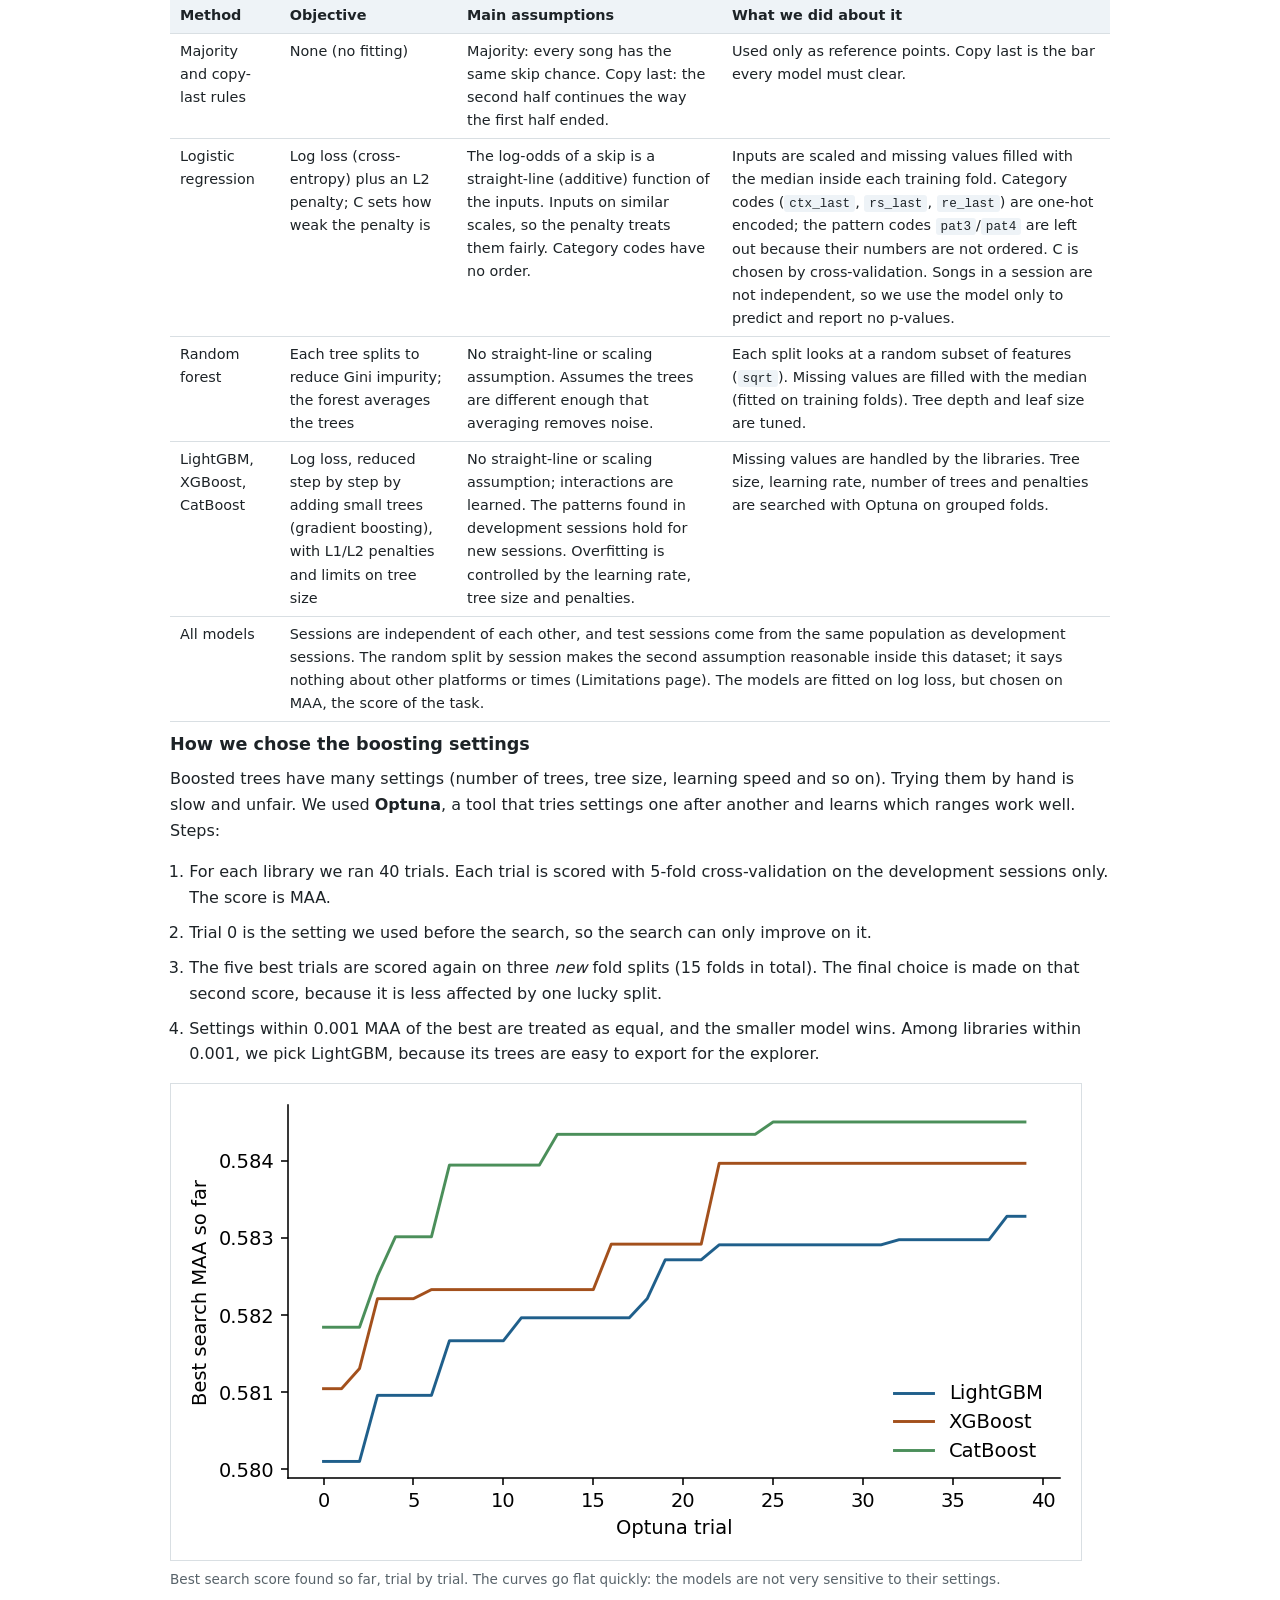
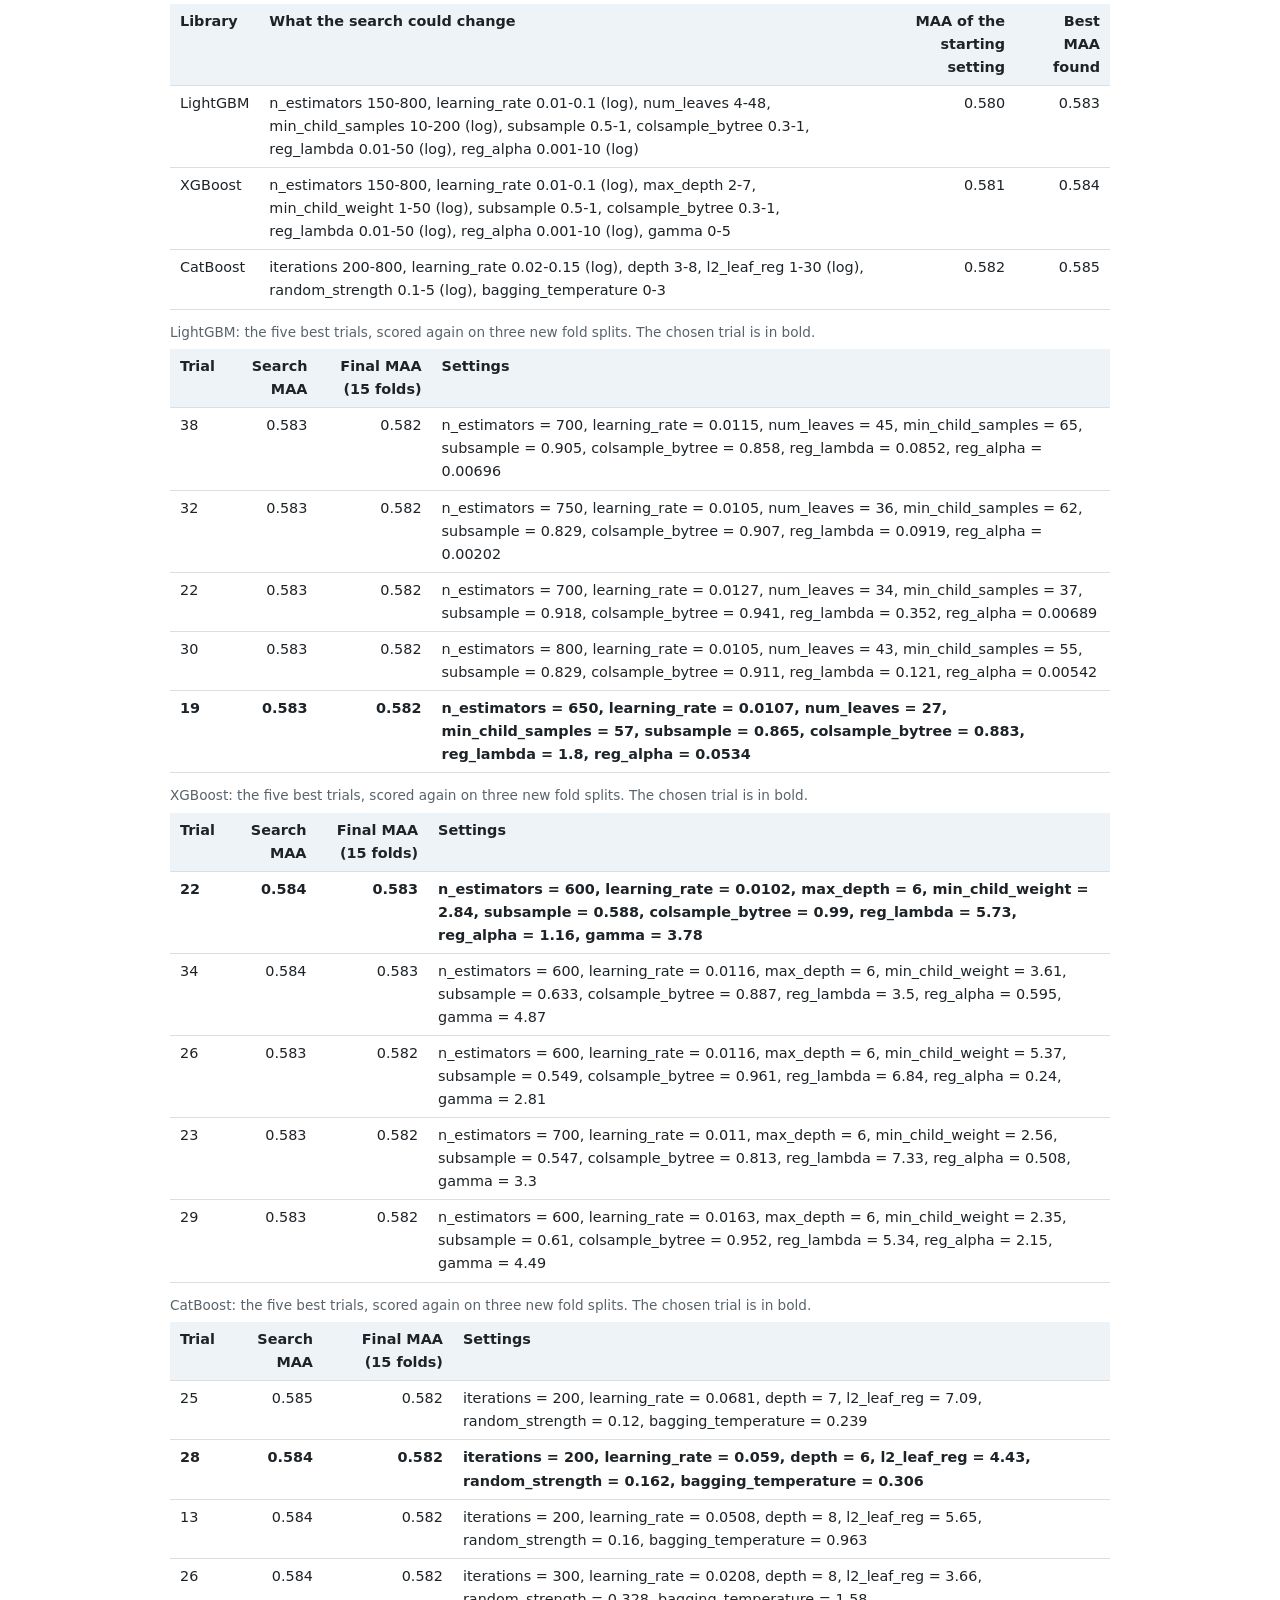
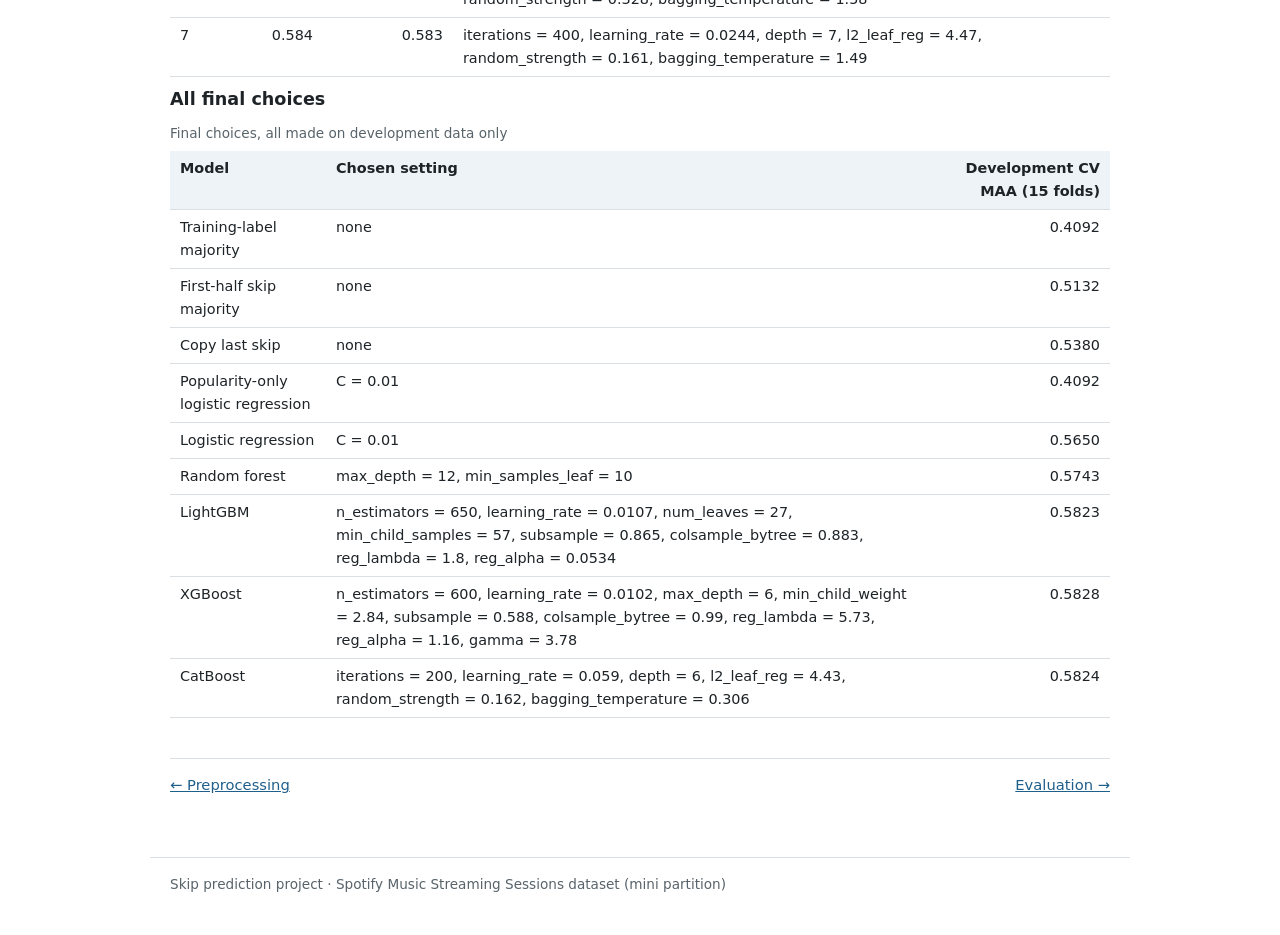
<file: website/html/methods.html>
<!doctype html><html lang="en"><head><meta charset="utf-8"><meta name="viewport" content="width=device-width, initial-scale=1"><title>Baselines and methods · Skip prediction</title><link rel="stylesheet" href="../css/base.css?v=2"><script src="../js/site.js?v=2" defer></script><script src="../js/methods.js?v=2" defer></script></head>
<body data-page="methods" data-base="../../" data-sources='{"dev": "python/03_tuning/results/development.json"}'>
<main id="main">
<p class="eyebrow">Baselines and methods</p><h1 class="page-title">Simple rules first, then three kinds of models</h1>
<p class="section-intro">We add one idea at a time. A more complex model is kept only if it clearly beats the simpler one on validation data.</p>
<h2>Baselines (simple rules)</h2>
<ul>
<li><strong>Training-label majority.</strong> Always guess the more common answer in the training data. It uses no information about the session. It is the floor.</li>
<li><strong>First-half skip majority.</strong> Guess "skip" if more than half of the history songs were skipped, otherwise "keep".</li>
<li><strong>Copy last skip.</strong> Guess that the next songs will be treated like the last history song. This tests how much a session "keeps going the same way". It is the strongest simple rule, so we compare every model with it.</li>
<li><strong>Popularity only.</strong> A logistic regression that uses only the popularity of the song. It shows how much a fixed song property helps.</li>
</ul>
<h2>Models that learn</h2>
<h3>1. Logistic regression (popularity + history)</h3>
<p><em>Idea:</em> a straight-line score from the inputs, turned into a probability. <em>Why we use it:</em> it is simple and easy to explain. It shows how much the history alone can explain without any audio features and without complex patterns. We choose its strength of regularisation (C) with cross-validation.</p>
<div id="lr-grid"></div>
<h3>2. Random forest</h3>
<p><em>Idea:</em> many decision trees, each trained on a random sample, whose votes are averaged. <em>Why we use it:</em> it can find patterns that combine features, for example "many recent skips and a song that sounds very different from the kept songs", and it is hard to overfit by accident. It uses all four feature groups.</p>
<div id="rf-grid"></div>
<h3>3. Boosted trees (our main model family)</h3>
<p><em>Idea:</em> trees are added one by one. Each new tree is trained to fix the mistakes of the trees before it. <em>Why we use it:</em> this is usually the best classical method for tables of numbers like ours, and published solutions of this challenge used it too. The proposal named "boosted trees" without a library, so we compare the three common ones on exactly the same data and folds: LightGBM, XGBoost and CatBoost.</p>
<h3>What each method optimises and what it assumes</h3>
<p>To check that each method fits the question and the data, the table states each method's objective (what it is fitted to make small) and its main assumptions, and what we did about each assumption.</p>
<div class="table-wrap"><table><thead><tr><th scope="col">Method</th><th scope="col">Objective</th><th scope="col">Main assumptions</th><th scope="col">What we did about it</th></tr></thead><tbody>
<tr><td>Majority and copy-last rules</td><td>None (no fitting)</td><td>Majority: every song has the same skip chance. Copy last: the second half continues the way the first half ended.</td><td>Used only as reference points. Copy last is the bar every model must clear.</td></tr>
<tr><td>Logistic regression</td><td>Log loss (cross-entropy) plus an L2 penalty; C sets how weak the penalty is</td><td>The log-odds of a skip is a straight-line (additive) function of the inputs. Inputs on similar scales, so the penalty treats them fairly. Category codes have no order.</td><td>Inputs are scaled and missing values filled with the median inside each training fold. Category codes (<code>ctx_last</code>, <code>rs_last</code>, <code>re_last</code>) are one-hot encoded; the pattern codes <code>pat3</code>/<code>pat4</code> are left out because their numbers are not ordered. C is chosen by cross-validation. Songs in a session are not independent, so we use the model only to predict and report no p-values.</td></tr>
<tr><td>Random forest</td><td>Each tree splits to reduce Gini impurity; the forest averages the trees</td><td>No straight-line or scaling assumption. Assumes the trees are different enough that averaging removes noise.</td><td>Each split looks at a random subset of features (<code>sqrt</code>). Missing values are filled with the median (fitted on training folds). Tree depth and leaf size are tuned.</td></tr>
<tr><td>LightGBM, XGBoost, CatBoost</td><td>Log loss, reduced step by step by adding small trees (gradient boosting), with L1/L2 penalties and limits on tree size</td><td>No straight-line or scaling assumption; interactions are learned. The patterns found in development sessions hold for new sessions. Overfitting is controlled by the learning rate, tree size and penalties.</td><td>Missing values are handled by the libraries. Tree size, learning rate, number of trees and penalties are searched with Optuna on grouped folds.</td></tr>
<tr><td>All models</td><td colspan="3">Sessions are independent of each other, and test sessions come from the same population as development sessions. The random split by session makes the second assumption reasonable inside this dataset; it says nothing about other platforms or times (Limitations page). The models are fitted on log loss, but chosen on MAA, the score of the task.</td></tr>
</tbody></table></div>
<h3>How we chose the boosting settings</h3>
<p>Boosted trees have many settings (number of trees, tree size, learning speed and so on). Trying them by hand is slow and unfair. We used <strong>Optuna</strong>, a tool that tries settings one after another and learns which ranges work well. Steps:</p>
<ol class="steps">
<li>For each library we ran 40 trials. Each trial is scored with 5-fold cross-validation on the development sessions only. The score is MAA.</li>
<li>Trial 0 is the setting we used before the search, so the search can only improve on it.</li>
<li>The five best trials are scored again on three <em>new</em> fold splits (15 folds in total). The final choice is made on that second score, because it is less affected by one lucky split.</li>
<li>Settings within 0.001 MAA of the best are treated as equal, and the smaller model wins. Among libraries within 0.001, we pick LightGBM, because its trees are easy to export for the explorer.</li>
</ol>
<img src="../../python/03_tuning/results/optuna_history.png" alt="Best search MAA so far, by Optuna trial, for each library" style="max-width:100%;height:auto;border:1px solid var(--line)">
<p class="source-note">Best search score found so far, trial by trial. The curves go flat quickly: the models are not very sensitive to their settings.</p>
<div id="space-table"></div>
<div id="top-lightgbm"></div><div id="top-xgboost"></div><div id="top-catboost"></div>
<h3>All final choices</h3>
<div id="chosen-table"></div>
</main>
</body></html>
</file>
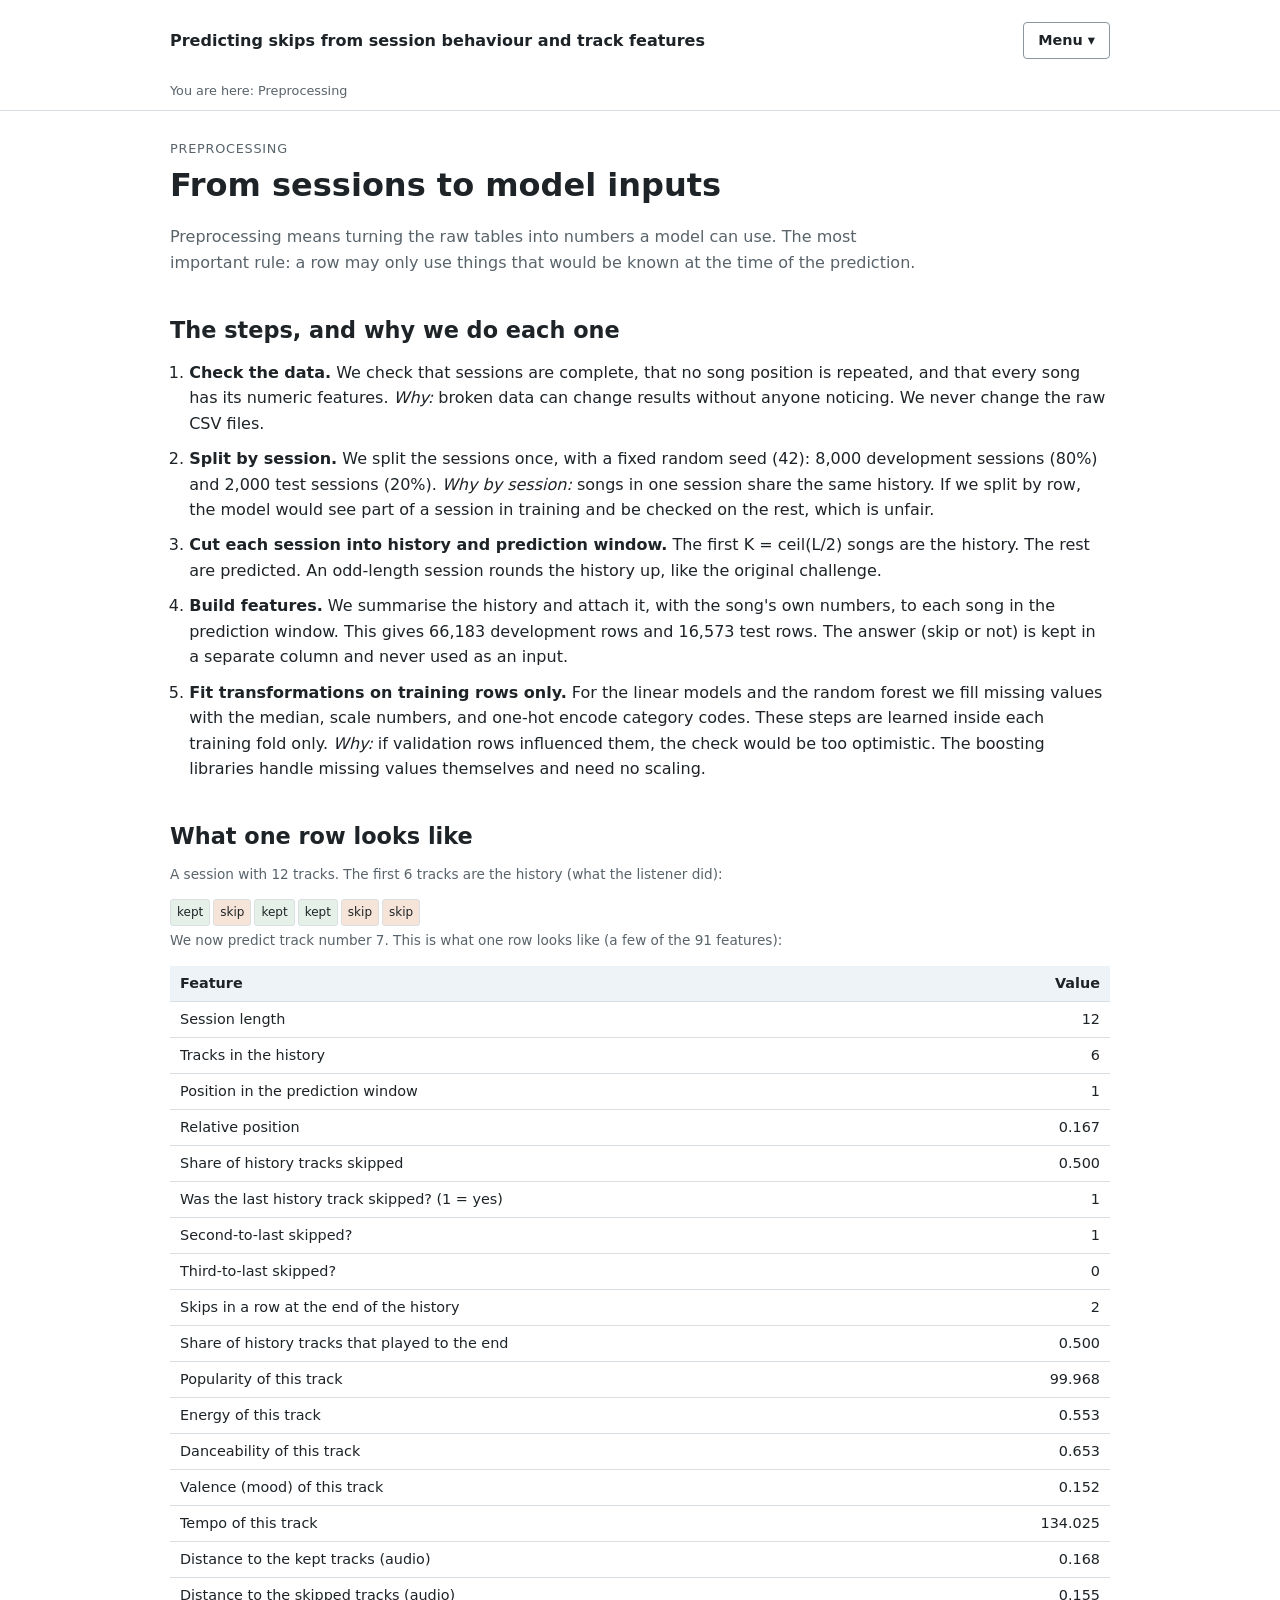
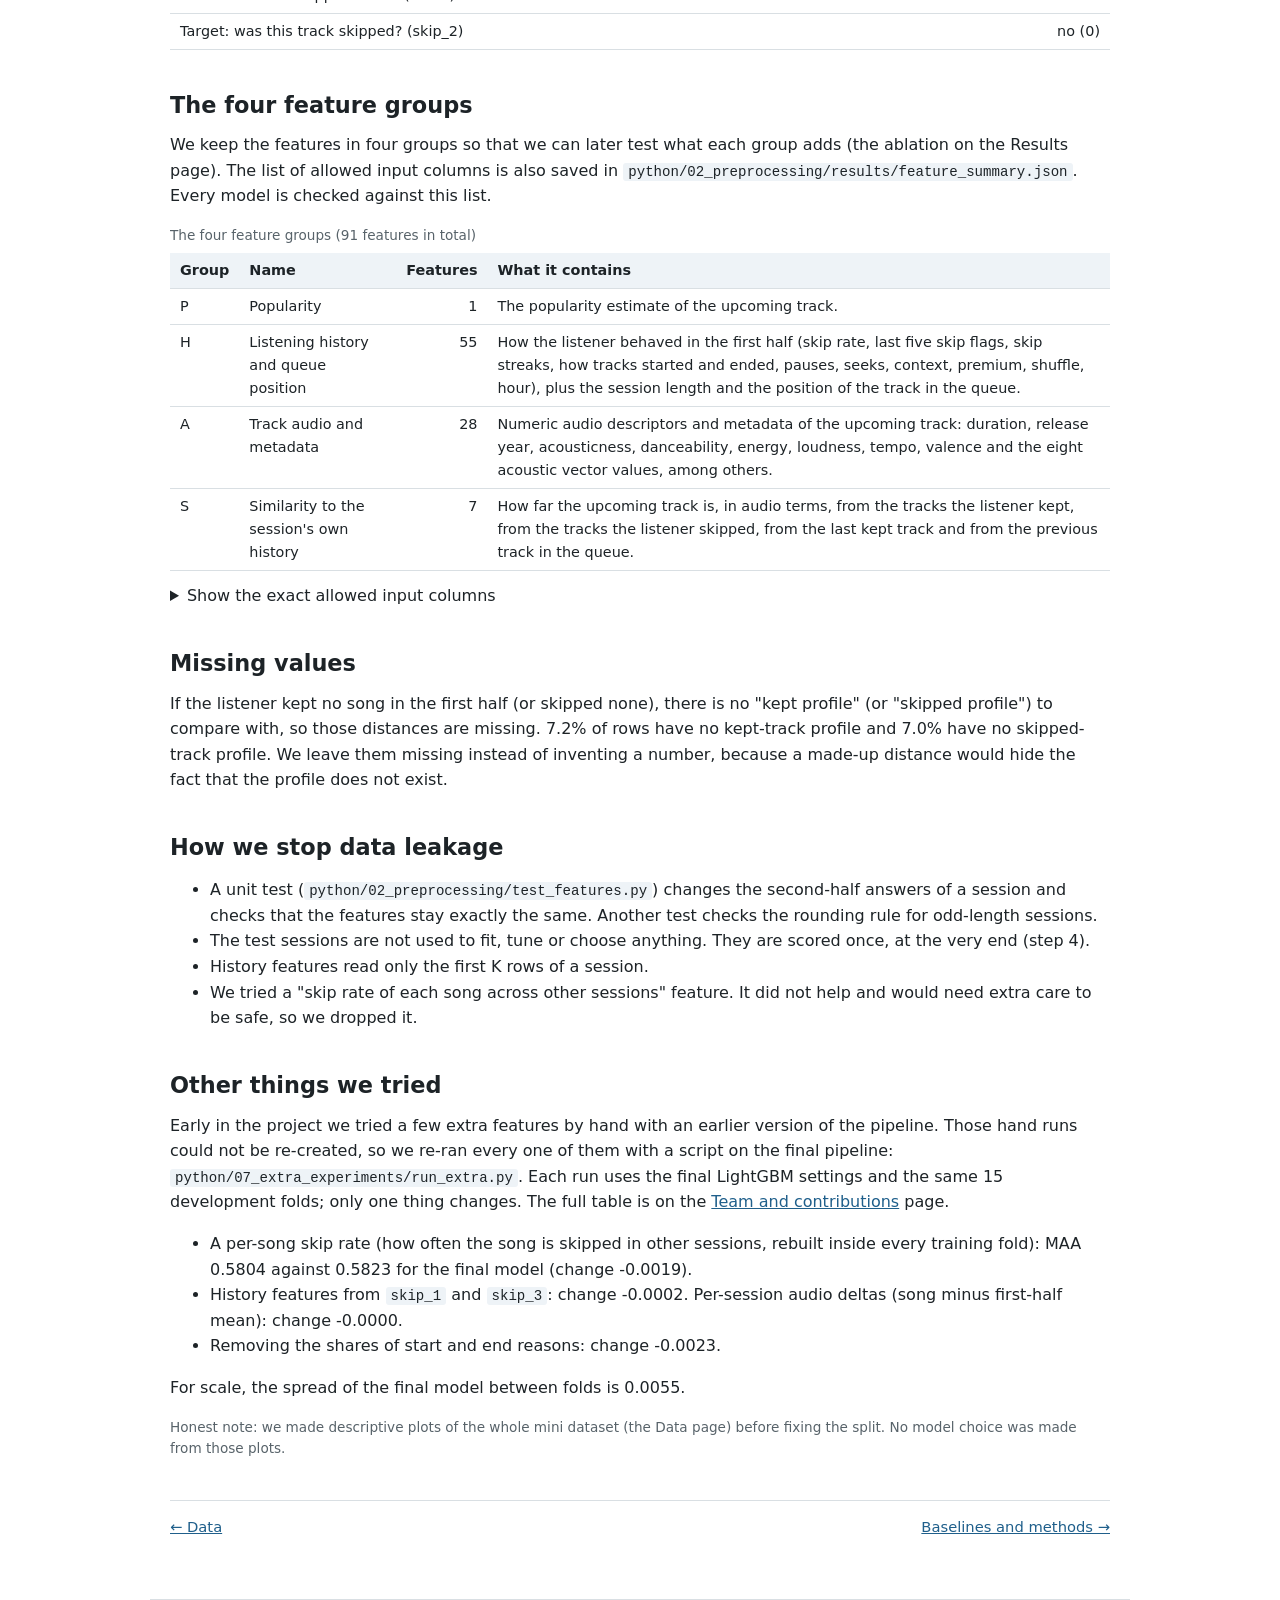
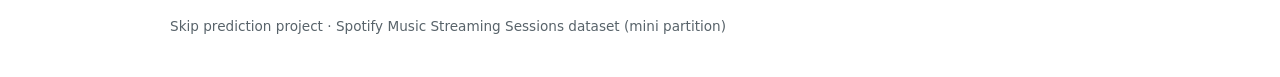
<file: website/html/preprocessing.html>
<!doctype html><html lang="en"><head><meta charset="utf-8"><meta name="viewport" content="width=device-width, initial-scale=1"><title>Preprocessing · Skip prediction</title><link rel="stylesheet" href="../css/base.css?v=2"><script src="../js/site.js?v=2" defer></script><script src="../js/preprocessing.js?v=2" defer></script></head>
<body data-page="preprocessing" data-base="../../" data-sources='{"prep": "python/02_preprocessing/results/feature_summary.json", "extra": "python/07_extra_experiments/results/extra_experiments.json"}'>
<main id="main">
<p class="eyebrow">Preprocessing</p><h1 class="page-title">From sessions to model inputs</h1>
<p class="section-intro">Preprocessing means turning the raw tables into numbers a model can use. The most important rule: a row may only use things that would be known at the time of the prediction.</p>
<h2>The steps, and why we do each one</h2>
<ol class="steps">
<li><strong>Check the data.</strong> We check that sessions are complete, that no song position is repeated, and that every song has its numeric features. <em>Why:</em> broken data can change results without anyone noticing. We never change the raw CSV files.</li>
<li><strong>Split by session.</strong> We split the sessions once, with a fixed random seed (42): <span data-v="prep.sessions.development" data-fmt="int"></span> development sessions (80%) and <span data-v="prep.sessions.test" data-fmt="int"></span> test sessions (20%). <em>Why by session:</em> songs in one session share the same history. If we split by row, the model would see part of a session in training and be checked on the rest, which is unfair.</li>
<li><strong>Cut each session into history and prediction window.</strong> The first K = ceil(L/2) songs are the history. The rest are predicted. An odd-length session rounds the history up, like the original challenge.</li>
<li><strong>Build features.</strong> We summarise the history and attach it, with the song's own numbers, to each song in the prediction window. This gives <span data-v="prep.rows.development" data-fmt="int"></span> development rows and <span data-v="prep.rows.test" data-fmt="int"></span> test rows. The answer (skip or not) is kept in a separate column and never used as an input.</li>
<li><strong>Fit transformations on training rows only.</strong> For the linear models and the random forest we fill missing values with the median, scale numbers, and one-hot encode category codes. These steps are learned inside each training fold only. <em>Why:</em> if validation rows influenced them, the check would be too optimistic. The boosting libraries handle missing values themselves and need no scaling.</li>
</ol>
<h2>What one row looks like</h2>
<div id="example"></div>
<h2>The four feature groups</h2>
<p>We keep the features in four groups so that we can later test what each group adds (the ablation on the Results page). The list of allowed input columns is also saved in <code>python/02_preprocessing/results/feature_summary.json</code>. Every model is checked against this list.</p>
<div id="groups-table"></div>
<details><summary>Show the exact allowed input columns</summary><div id="allowed-columns"></div></details>
<h2>Missing values</h2>
<p>If the listener kept no song in the first half (or skipped none), there is no "kept profile" (or "skipped profile") to compare with, so those distances are missing. <span id="missing-text"></span> We leave them missing instead of inventing a number, because a made-up distance would hide the fact that the profile does not exist.</p>
<h2>How we stop data leakage</h2>
<ul>
<li>A unit test (<code>python/02_preprocessing/test_features.py</code>) changes the second-half answers of a session and checks that the features stay exactly the same. Another test checks the rounding rule for odd-length sessions.</li>
<li>The test sessions are not used to fit, tune or choose anything. They are scored once, at the very end (step 4).</li>
<li>History features read only the first K rows of a session.</li>
<li>We tried a "skip rate of each song across other sessions" feature. It did not help and would need extra care to be safe, so we dropped it.</li>
</ul>
<h2>Other things we tried</h2>
<p>Early in the project we tried a few extra features by hand with an earlier version of the pipeline. Those hand runs could not be re-created, so we re-ran every one of them with a script on the final pipeline: <code>python/07_extra_experiments/run_extra.py</code>. Each run uses the final LightGBM settings and the same 15 development folds; only one thing changes. The full table is on the <a href="team.html#change-table">Team and contributions</a> page.</p>
<ul>
<li>A per-song skip rate (how often the song is skipped in other sessions, rebuilt inside every training fold): MAA <span data-v="extra.experiments[id=add_song_skip_rate].mean_fold_maa" data-fmt="f4"></span> against <span data-v="extra.base.mean_fold_maa" data-fmt="f4"></span> for the final model (change <span data-v="extra.experiments[id=add_song_skip_rate].delta_maa" data-fmt="s4"></span>).</li>
<li>History features from <code>skip_1</code> and <code>skip_3</code>: change <span data-v="extra.experiments[id=add_skip1_skip3].delta_maa" data-fmt="s4"></span>. Per-session audio deltas (song minus first-half mean): change <span data-v="extra.experiments[id=add_audio_deltas].delta_maa" data-fmt="s4"></span>.</li>
<li>Removing the shares of start and end reasons: change <span data-v="extra.experiments[id=drop_reason_shares].delta_maa" data-fmt="s4"></span>.</li>
</ul>
<p>For scale, the spread of the final model between folds is <span data-v="extra.base.std_fold_maa" data-fmt="f4"></span>.</p>
<p class="source-note">Honest note: we made descriptive plots of the whole mini dataset (the Data page) before fixing the split. No model choice was made from those plots.</p>
</main>
</body></html>
</file>
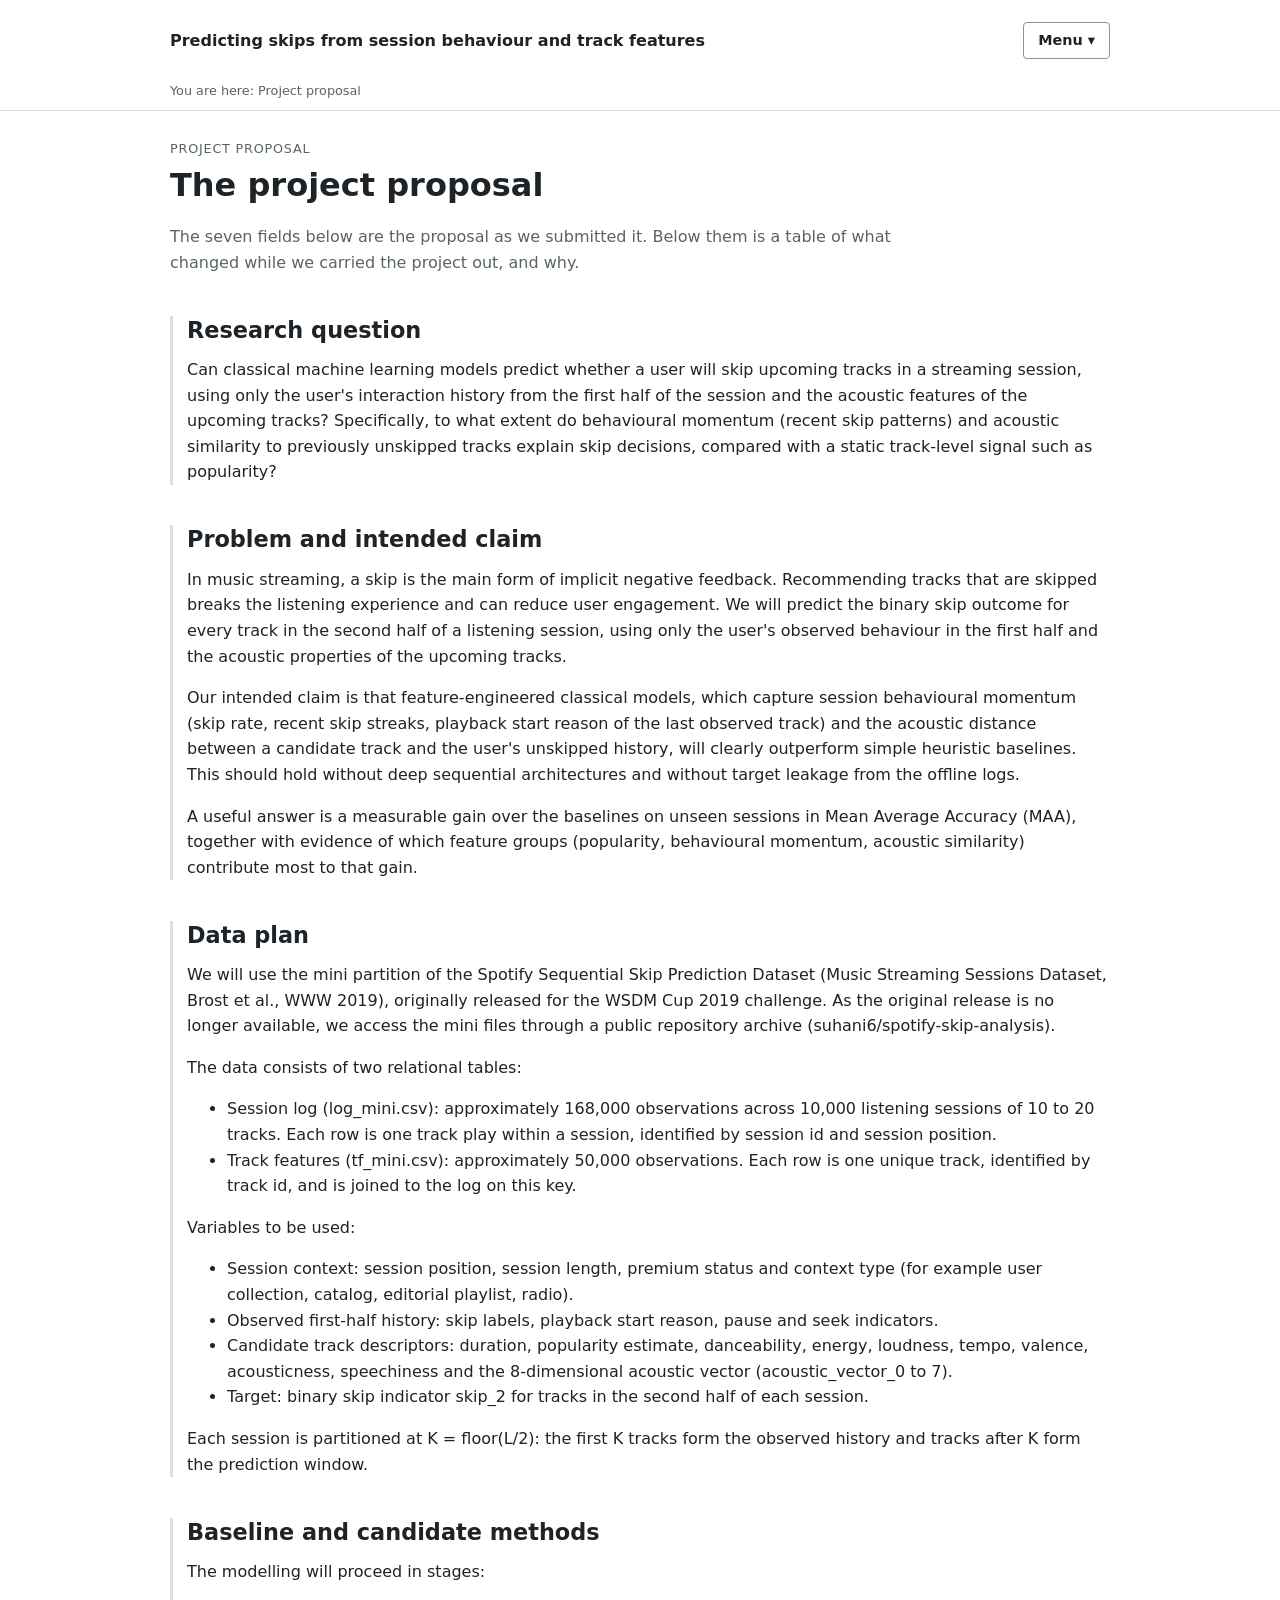
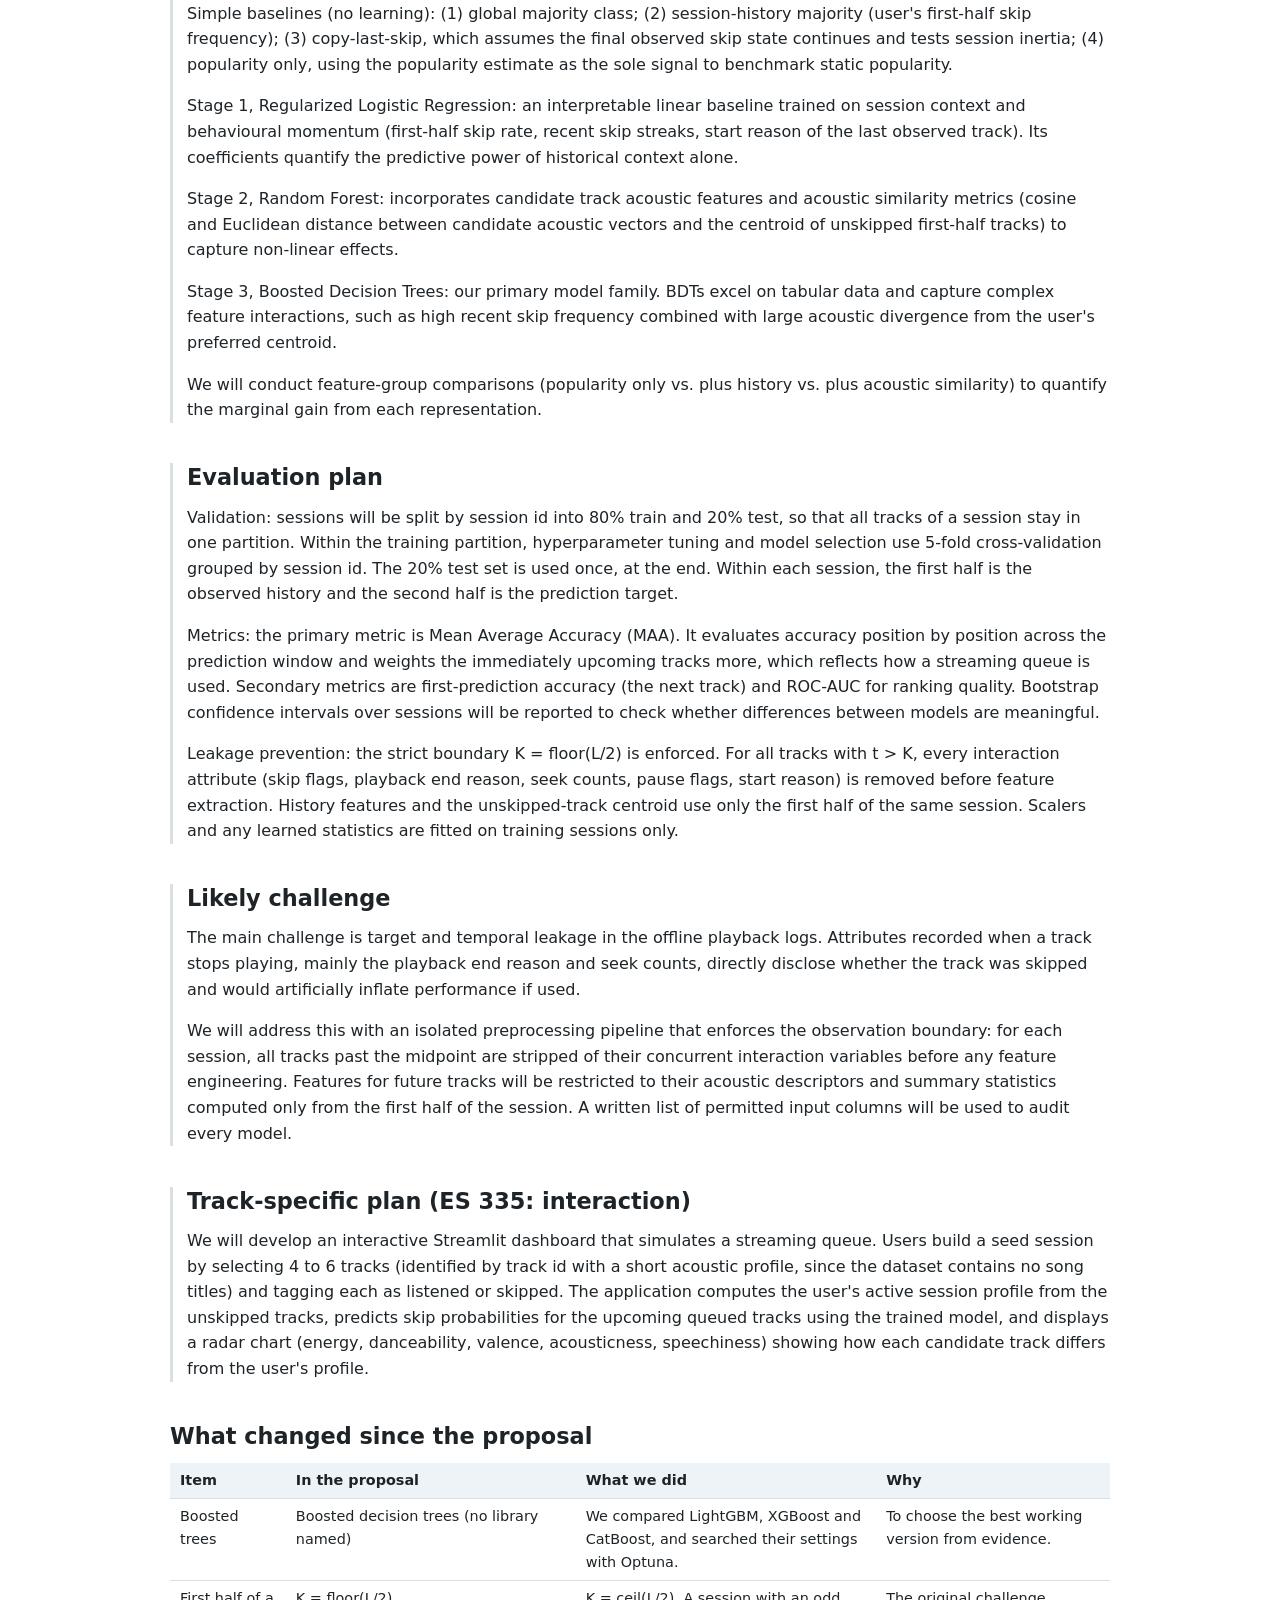
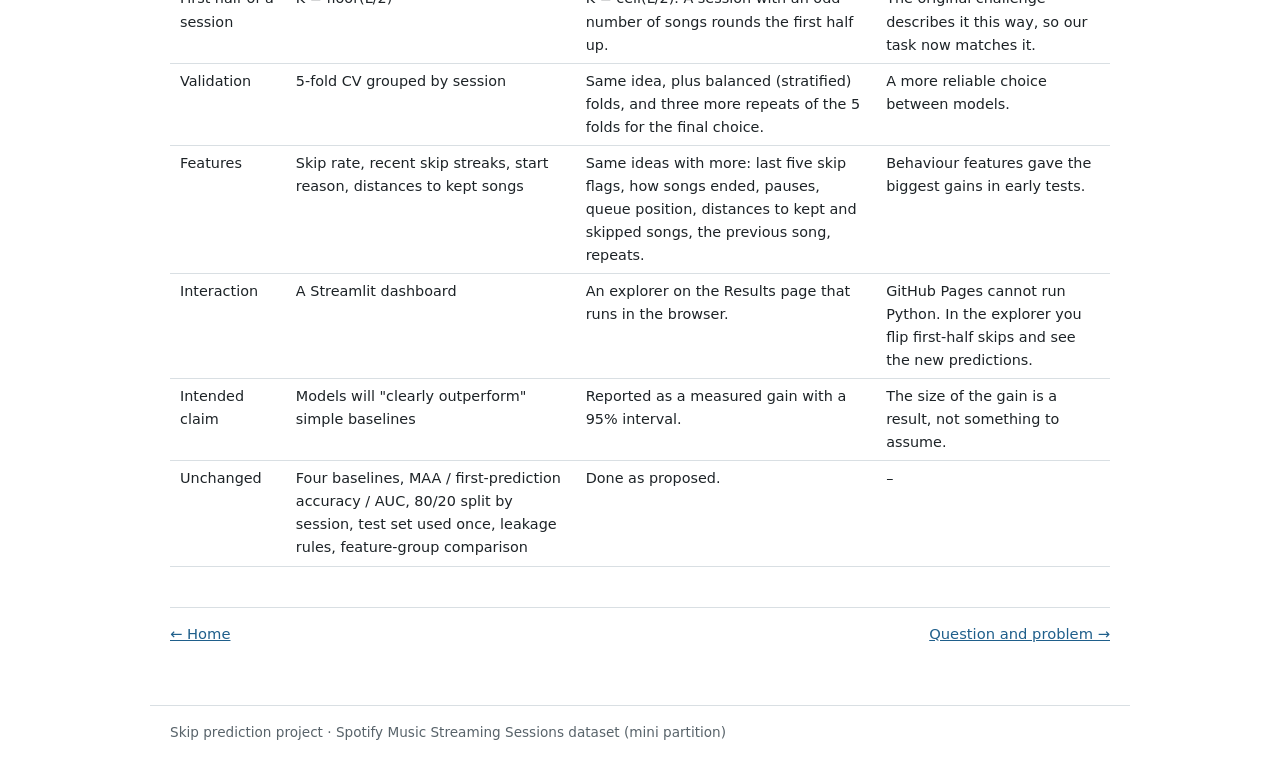
<file: website/html/proposal.html>
<!doctype html><html lang="en"><head><meta charset="utf-8"><meta name="viewport" content="width=device-width, initial-scale=1"><title>Project proposal · Skip prediction</title><link rel="stylesheet" href="../css/base.css?v=2"><script src="../js/site.js?v=2" defer></script></head>
<body data-page="proposal" data-base="../../" data-sources='{}'>
<main id="main">
<p class="eyebrow">Project proposal</p><h1 class="page-title">The project proposal</h1>
<p class="section-intro">The seven fields below are the proposal as we submitted it. Below them is a table of what changed while we carried the project out, and why.</p><div class="proposal-field"><h2>Research question</h2><p>Can classical machine learning models predict whether a user will skip upcoming tracks in a streaming session, using only the user&#x27;s interaction history from the first half of the session and the acoustic features of the upcoming tracks? Specifically, to what extent do behavioural momentum (recent skip patterns) and acoustic similarity to previously unskipped tracks explain skip decisions, compared with a static track-level signal such as popularity?</p></div><div class="proposal-field"><h2>Problem and intended claim</h2><p>In music streaming, a skip is the main form of implicit negative feedback. Recommending tracks that are skipped breaks the listening experience and can reduce user engagement. We will predict the binary skip outcome for every track in the second half of a listening session, using only the user&#x27;s observed behaviour in the first half and the acoustic properties of the upcoming tracks.</p><p>Our intended claim is that feature-engineered classical models, which capture session behavioural momentum (skip rate, recent skip streaks, playback start reason of the last observed track) and the acoustic distance between a candidate track and the user&#x27;s unskipped history, will clearly outperform simple heuristic baselines. This should hold without deep sequential architectures and without target leakage from the offline logs.</p><p>A useful answer is a measurable gain over the baselines on unseen sessions in Mean Average Accuracy (MAA), together with evidence of which feature groups (popularity, behavioural momentum, acoustic similarity) contribute most to that gain.</p></div><div class="proposal-field"><h2>Data plan</h2><p>We will use the mini partition of the Spotify Sequential Skip Prediction Dataset (Music Streaming Sessions Dataset, Brost et al., WWW 2019), originally released for the WSDM Cup 2019 challenge. As the original release is no longer available, we access the mini files through a public repository archive (suhani6/spotify-skip-analysis).</p><p>The data consists of two relational tables:</p><ul><li>Session log (log_mini.csv): approximately 168,000 observations across 10,000 listening sessions of 10 to 20 tracks. Each row is one track play within a session, identified by session id and session position.</li><li>Track features (tf_mini.csv): approximately 50,000 observations. Each row is one unique track, identified by track id, and is joined to the log on this key.</li></ul><p>Variables to be used:</p><ul><li>Session context: session position, session length, premium status and context type (for example user collection, catalog, editorial playlist, radio).</li><li>Observed first-half history: skip labels, playback start reason, pause and seek indicators.</li><li>Candidate track descriptors: duration, popularity estimate, danceability, energy, loudness, tempo, valence, acousticness, speechiness and the 8-dimensional acoustic vector (acoustic_vector_0 to 7).</li><li>Target: binary skip indicator skip_2 for tracks in the second half of each session.</li></ul><p>Each session is partitioned at K = floor(L/2): the first K tracks form the observed history and tracks after K form the prediction window.</p></div><div class="proposal-field"><h2>Baseline and candidate methods</h2><p>The modelling will proceed in stages:</p><p>Simple baselines (no learning): (1) global majority class; (2) session-history majority (user&#x27;s first-half skip frequency); (3) copy-last-skip, which assumes the final observed skip state continues and tests session inertia; (4) popularity only, using the popularity estimate as the sole signal to benchmark static popularity.</p><p>Stage 1, Regularized Logistic Regression: an interpretable linear baseline trained on session context and behavioural momentum (first-half skip rate, recent skip streaks, start reason of the last observed track). Its coefficients quantify the predictive power of historical context alone.</p><p>Stage 2, Random Forest: incorporates candidate track acoustic features and acoustic similarity metrics (cosine and Euclidean distance between candidate acoustic vectors and the centroid of unskipped first-half tracks) to capture non-linear effects.</p><p>Stage 3, Boosted Decision Trees: our primary model family. BDTs excel on tabular data and capture complex feature interactions, such as high recent skip frequency combined with large acoustic divergence from the user&#x27;s preferred centroid.</p><p>We will conduct feature-group comparisons (popularity only vs. plus history vs. plus acoustic similarity) to quantify the marginal gain from each representation.</p></div><div class="proposal-field"><h2>Evaluation plan</h2><p>Validation: sessions will be split by session id into 80% train and 20% test, so that all tracks of a session stay in one partition. Within the training partition, hyperparameter tuning and model selection use 5-fold cross-validation grouped by session id. The 20% test set is used once, at the end. Within each session, the first half is the observed history and the second half is the prediction target.</p><p>Metrics: the primary metric is Mean Average Accuracy (MAA). It evaluates accuracy position by position across the prediction window and weights the immediately upcoming tracks more, which reflects how a streaming queue is used. Secondary metrics are first-prediction accuracy (the next track) and ROC-AUC for ranking quality. Bootstrap confidence intervals over sessions will be reported to check whether differences between models are meaningful.</p><p>Leakage prevention: the strict boundary K = floor(L/2) is enforced. For all tracks with t &gt; K, every interaction attribute (skip flags, playback end reason, seek counts, pause flags, start reason) is removed before feature extraction. History features and the unskipped-track centroid use only the first half of the same session. Scalers and any learned statistics are fitted on training sessions only.</p></div><div class="proposal-field"><h2>Likely challenge</h2><p>The main challenge is target and temporal leakage in the offline playback logs. Attributes recorded when a track stops playing, mainly the playback end reason and seek counts, directly disclose whether the track was skipped and would artificially inflate performance if used.</p><p>We will address this with an isolated preprocessing pipeline that enforces the observation boundary: for each session, all tracks past the midpoint are stripped of their concurrent interaction variables before any feature engineering. Features for future tracks will be restricted to their acoustic descriptors and summary statistics computed only from the first half of the session. A written list of permitted input columns will be used to audit every model.</p></div><div class="proposal-field"><h2>Track-specific plan (ES 335: interaction)</h2><p>We will develop an interactive Streamlit dashboard that simulates a streaming queue. Users build a seed session by selecting 4 to 6 tracks (identified by track id with a short acoustic profile, since the dataset contains no song titles) and tagging each as listened or skipped. The application computes the user&#x27;s active session profile from the unskipped tracks, predicts skip probabilities for the upcoming queued tracks using the trained model, and displays a radar chart (energy, danceability, valence, acousticness, speechiness) showing how each candidate track differs from the user&#x27;s profile.</p></div><h2>What changed since the proposal</h2><div class="table-wrap"><table><thead><tr><th scope="col">Item</th><th scope="col">In the proposal</th><th scope="col">What we did</th><th scope="col">Why</th></tr></thead><tbody><tr><td>Boosted trees</td><td>Boosted decision trees (no library named)</td><td>We compared LightGBM, XGBoost and CatBoost, and searched their settings with Optuna.</td><td>To choose the best working version from evidence.</td></tr><tr><td>First half of a session</td><td>K = floor(L/2)</td><td>K = ceil(L/2). A session with an odd number of songs rounds the first half up.</td><td>The original challenge describes it this way, so our task now matches it.</td></tr><tr><td>Validation</td><td>5-fold CV grouped by session</td><td>Same idea, plus balanced (stratified) folds, and three more repeats of the 5 folds for the final choice.</td><td>A more reliable choice between models.</td></tr><tr><td>Features</td><td>Skip rate, recent skip streaks, start reason, distances to kept songs</td><td>Same ideas with more: last five skip flags, how songs ended, pauses, queue position, distances to kept and skipped songs, the previous song, repeats.</td><td>Behaviour features gave the biggest gains in early tests.</td></tr><tr><td>Interaction</td><td>A Streamlit dashboard</td><td>An explorer on the Results page that runs in the browser.</td><td>GitHub Pages cannot run Python. In the explorer you flip first-half skips and see the new predictions.</td></tr><tr><td>Intended claim</td><td>Models will "clearly outperform" simple baselines</td><td>Reported as a measured gain with a 95% interval.</td><td>The size of the gain is a result, not something to assume.</td></tr><tr><td>Unchanged</td><td>Four baselines, MAA / first-prediction accuracy / AUC, 80/20 split by session, test set used once, leakage rules, feature-group comparison</td><td>Done as proposed.</td><td>–</td></tr></tbody></table></div>
</main>
</body></html>
</file>
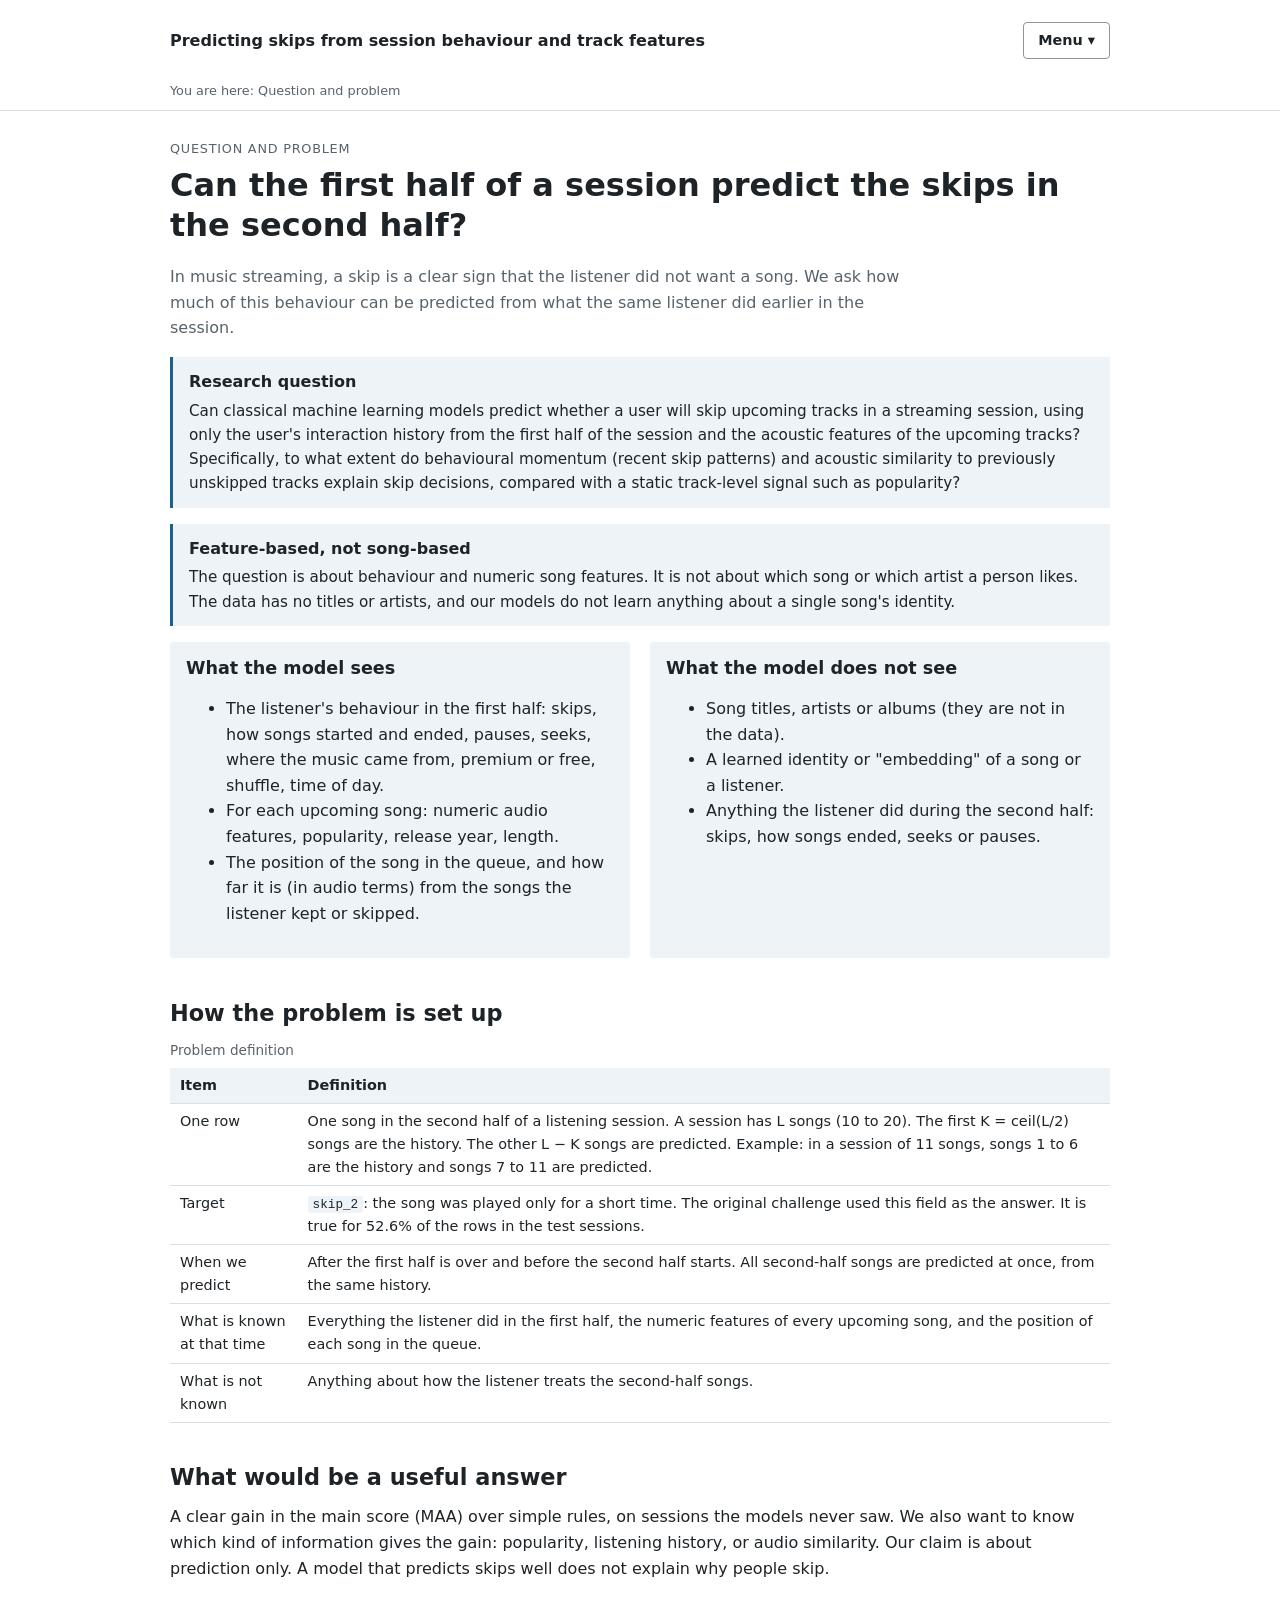
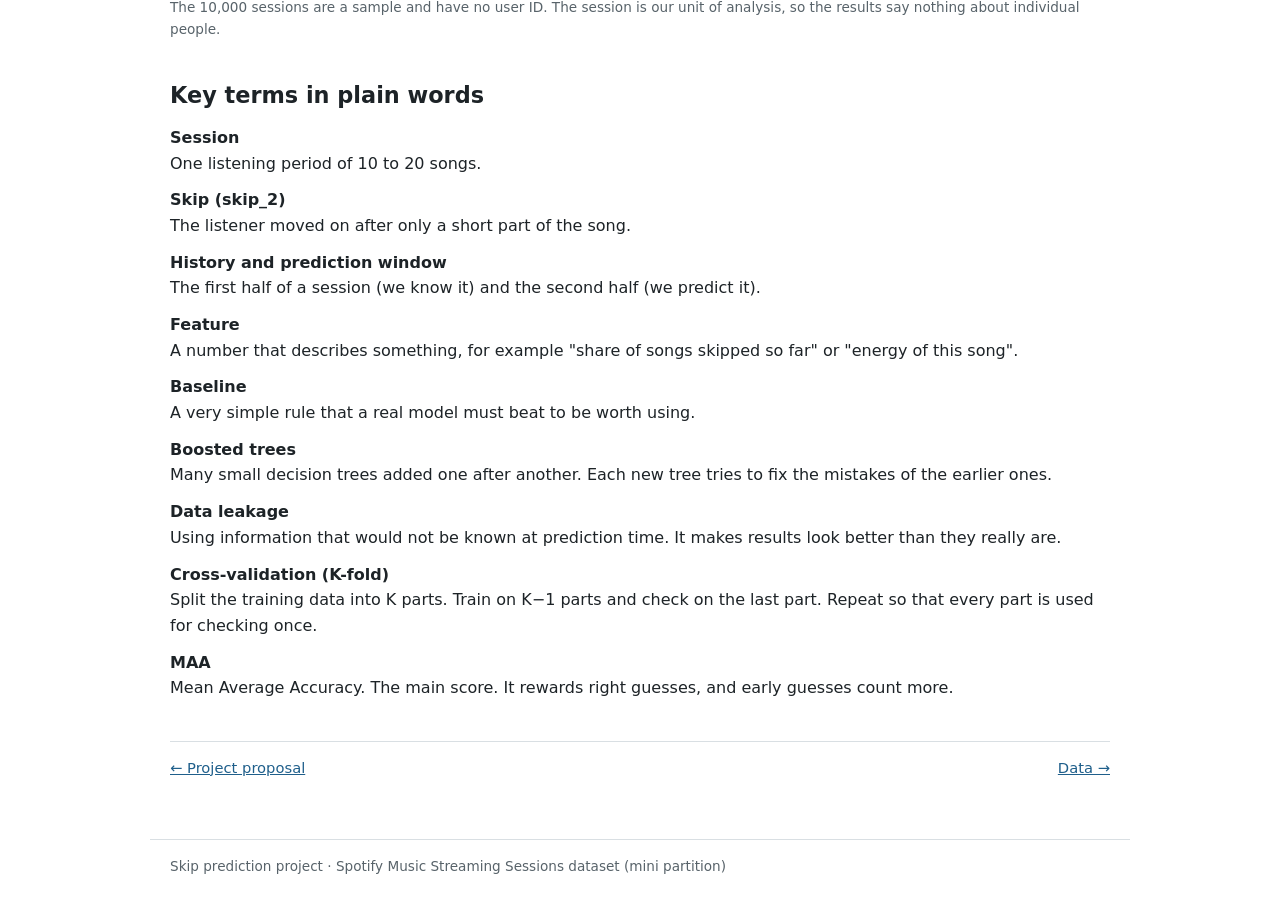
<file: website/html/question.html>
<!doctype html><html lang="en"><head><meta charset="utf-8"><meta name="viewport" content="width=device-width, initial-scale=1"><title>Question and problem · Skip prediction</title><link rel="stylesheet" href="../css/base.css?v=2"><script src="../js/site.js?v=2" defer></script></head>
<body data-page="question" data-base="../../" data-sources='{"final": "python/04_final_test/results/test_results.json"}'>
<main id="main">
<p class="eyebrow">Question and problem</p><h1 class="page-title">Can the first half of a session predict the skips in the second half?</h1>
<p class="section-intro">In music streaming, a skip is a clear sign that the listener did not want a song. We ask how much of this behaviour can be predicted from what the same listener did earlier in the session.</p>
<div class="callout"><strong>Research question</strong><p>Can classical machine learning models predict whether a user will skip upcoming tracks in a streaming session, using only the user&#x27;s interaction history from the first half of the session and the acoustic features of the upcoming tracks? Specifically, to what extent do behavioural momentum (recent skip patterns) and acoustic similarity to previously unskipped tracks explain skip decisions, compared with a static track-level signal such as popularity?</p></div>
<div class="callout"><strong>Feature-based, not song-based</strong><p>The question is about behaviour and numeric song features. It is not about which song or which artist a person likes. The data has no titles or artists, and our models do not learn anything about a single song's identity.</p></div>
<div class="two-column"><div class="panel"><h3>What the model sees</h3><ul><li>The listener's behaviour in the first half: skips, how songs started and ended, pauses, seeks, where the music came from, premium or free, shuffle, time of day.</li><li>For each upcoming song: numeric audio features, popularity, release year, length.</li><li>The position of the song in the queue, and how far it is (in audio terms) from the songs the listener kept or skipped.</li></ul></div>
<div class="panel"><h3>What the model does not see</h3><ul><li>Song titles, artists or albums (they are not in the data).</li><li>A learned identity or "embedding" of a song or a listener.</li><li>Anything the listener did during the second half: skips, how songs ended, seeks or pauses.</li></ul></div></div>
<h2>How the problem is set up</h2><div class="table-wrap"><table><caption>Problem definition</caption><thead><tr><th scope="col">Item</th><th scope="col">Definition</th></tr></thead><tbody><tr><td>One row</td><td>One song in the second half of a listening session. A session has L songs (10 to 20). The first K = ceil(L/2) songs are the history. The other L − K songs are predicted. Example: in a session of 11 songs, songs 1 to 6 are the history and songs 7 to 11 are predicted.</td></tr><tr><td>Target</td><td><code>skip_2</code>: the song was played only for a short time. The original challenge used this field as the answer. It is true for <span data-v="final.test_skip_rate" data-fmt="pct"></span> of the rows in the test sessions.</td></tr><tr><td>When we predict</td><td>After the first half is over and before the second half starts. All second-half songs are predicted at once, from the same history.</td></tr><tr><td>What is known at that time</td><td>Everything the listener did in the first half, the numeric features of every upcoming song, and the position of each song in the queue.</td></tr><tr><td>What is not known</td><td>Anything about how the listener treats the second-half songs.</td></tr></tbody></table></div>
<h2>What would be a useful answer</h2>
<p>A clear gain in the main score (MAA) over simple rules, on sessions the models never saw. We also want to know which kind of information gives the gain: popularity, listening history, or audio similarity. Our claim is about prediction only. A model that predicts skips well does not explain why people skip.</p>
<p class="source-note">The 10,000 sessions are a sample and have no user ID. The session is our unit of analysis, so the results say nothing about individual people.</p>
<h2>Key terms in plain words</h2>
<dl class="keyterms">
<dt>Session</dt><dd>One listening period of 10 to 20 songs.</dd>
<dt>Skip (skip_2)</dt><dd>The listener moved on after only a short part of the song.</dd>
<dt>History and prediction window</dt><dd>The first half of a session (we know it) and the second half (we predict it).</dd>
<dt>Feature</dt><dd>A number that describes something, for example "share of songs skipped so far" or "energy of this song".</dd>
<dt>Baseline</dt><dd>A very simple rule that a real model must beat to be worth using.</dd>
<dt>Boosted trees</dt><dd>Many small decision trees added one after another. Each new tree tries to fix the mistakes of the earlier ones.</dd>
<dt>Data leakage</dt><dd>Using information that would not be known at prediction time. It makes results look better than they really are.</dd>
<dt>Cross-validation (K-fold)</dt><dd>Split the training data into K parts. Train on K−1 parts and check on the last part. Repeat so that every part is used for checking once.</dd>
<dt>MAA</dt><dd>Mean Average Accuracy. The main score. It rewards right guesses, and early guesses count more.</dd>
</dl>
</main>
</body></html>
</file>
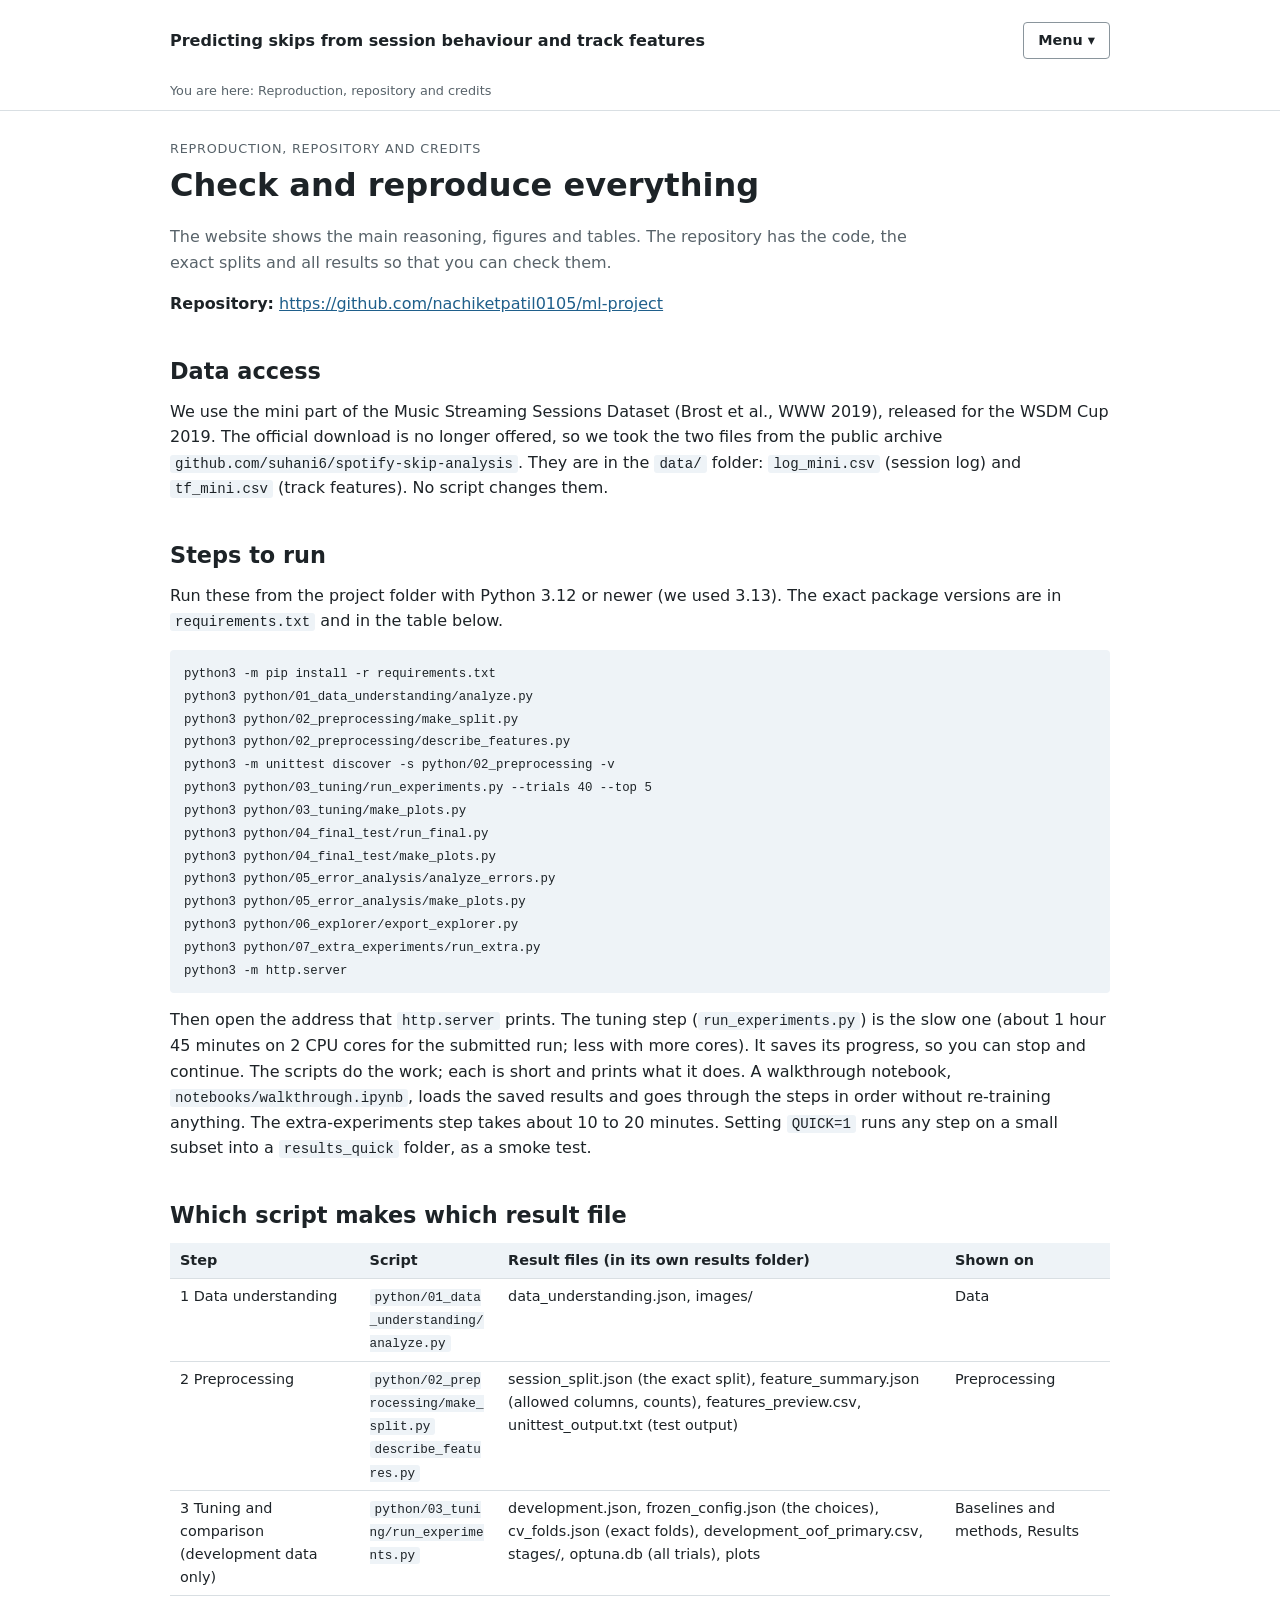
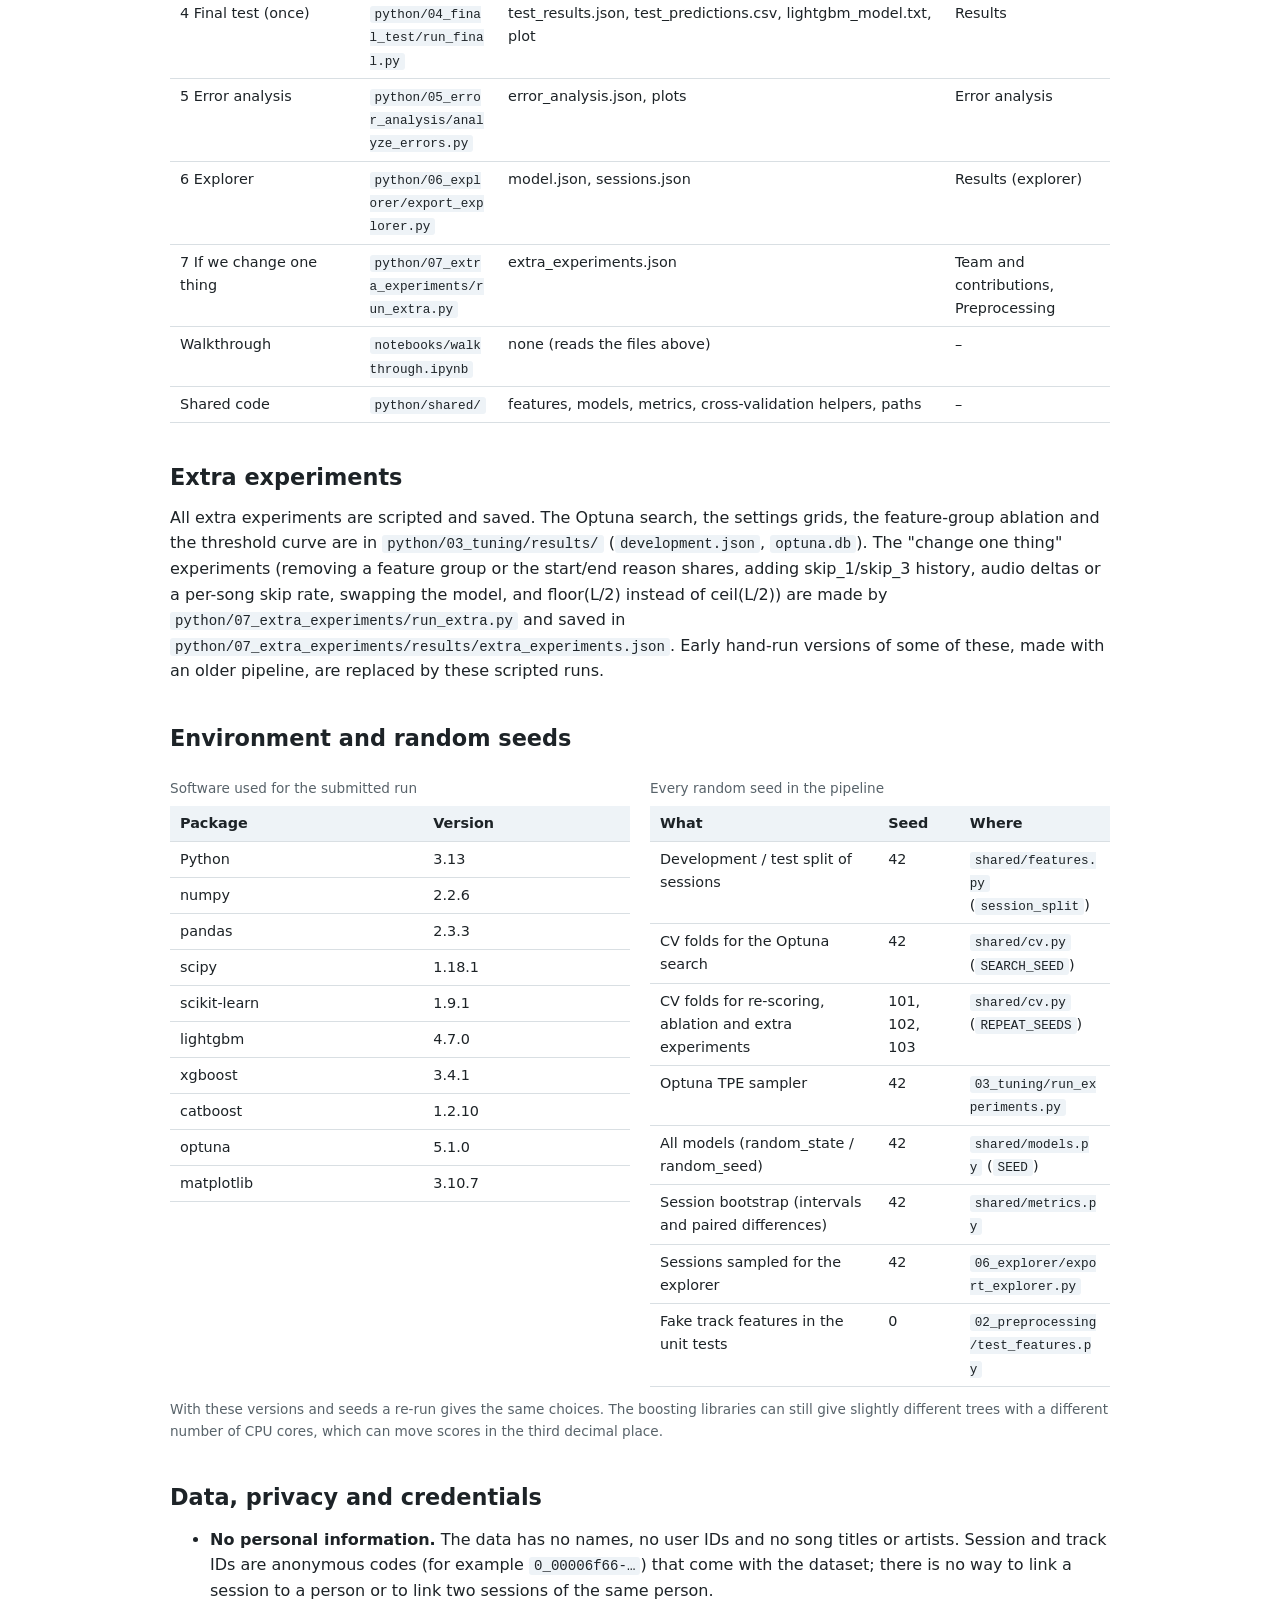
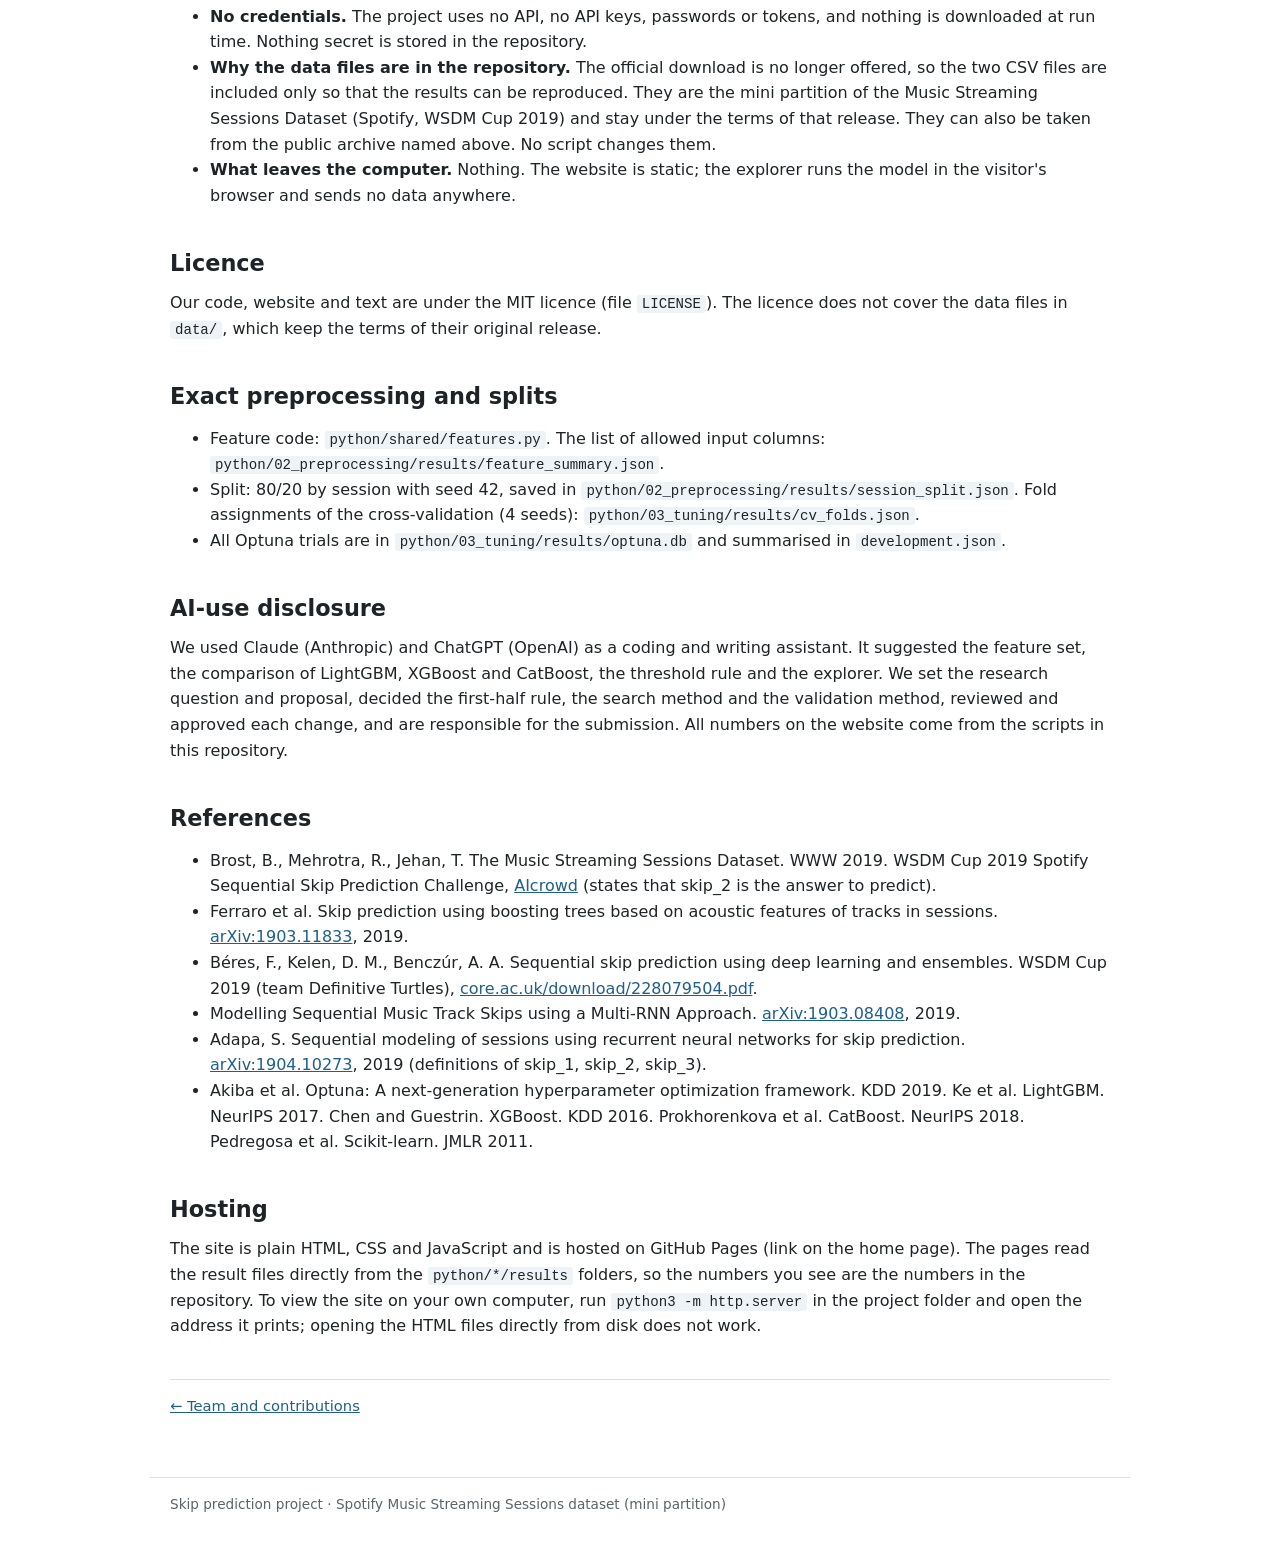
<file: website/html/reproduction.html>
<!doctype html><html lang="en"><head><meta charset="utf-8"><meta name="viewport" content="width=device-width, initial-scale=1"><title>Reproduction, repository and credits · Skip prediction</title><link rel="stylesheet" href="../css/base.css?v=2"><script src="../js/site.js?v=2" defer></script></head>
<body data-page="reproduction" data-base="../../" data-sources='{}'>
<main id="main">
<p class="eyebrow">Reproduction, repository and credits</p><h1 class="page-title">Check and reproduce everything</h1>
<p class="section-intro">The website shows the main reasoning, figures and tables. The repository has the code, the exact splits and all results so that you can check them.</p>
<p data-if="config.repository_url"><strong>Repository:</strong> <a data-href="config.repository_url" data-v="config.repository_url"></a></p>
<h2>Data access</h2>
<p>We use the mini part of the Music Streaming Sessions Dataset (Brost et al., WWW 2019), released for the WSDM Cup 2019. The official download is no longer offered, so we took the two files from the public archive <code>github.com/suhani6/spotify-skip-analysis</code>. They are in the <code>data/</code> folder: <code>log_mini.csv</code> (session log) and <code>tf_mini.csv</code> (track features). No script changes them.</p>
<h2>Steps to run</h2>
<p>Run these from the project folder with Python 3.12 or newer (we used 3.13). The exact package versions are in <code>requirements.txt</code> and in the table below.</p>
<pre><code>python3 -m pip install -r requirements.txt
python3 python/01_data_understanding/analyze.py
python3 python/02_preprocessing/make_split.py
python3 python/02_preprocessing/describe_features.py
python3 -m unittest discover -s python/02_preprocessing -v
python3 python/03_tuning/run_experiments.py --trials 40 --top 5
python3 python/03_tuning/make_plots.py
python3 python/04_final_test/run_final.py
python3 python/04_final_test/make_plots.py
python3 python/05_error_analysis/analyze_errors.py
python3 python/05_error_analysis/make_plots.py
python3 python/06_explorer/export_explorer.py
python3 python/07_extra_experiments/run_extra.py
python3 -m http.server</code></pre>
<p>Then open the address that <code>http.server</code> prints. The tuning step (<code>run_experiments.py</code>) is the slow one (about 1 hour 45 minutes on 2 CPU cores for the submitted run; less with more cores). It saves its progress, so you can stop and continue. The scripts do the work; each is short and prints what it does. A walkthrough notebook, <code>notebooks/walkthrough.ipynb</code>, loads the saved results and goes through the steps in order without re-training anything. The extra-experiments step takes about 10 to 20 minutes. Setting <code>QUICK=1</code> runs any step on a small subset into a <code>results_quick</code> folder, as a smoke test.</p>
<h2>Which script makes which result file</h2>
<div class="table-wrap"><table><thead><tr><th scope="col">Step</th><th scope="col">Script</th><th scope="col">Result files (in its own results folder)</th><th scope="col">Shown on</th></tr></thead><tbody><tr><td>1 Data understanding</td><td><code>python/01_data_understanding/analyze.py</code></td><td>data_understanding.json, images/</td><td>Data</td></tr><tr><td>2 Preprocessing</td><td><code>python/02_preprocessing/make_split.py</code><br><code>describe_features.py</code></td><td>session_split.json (the exact split), feature_summary.json (allowed columns, counts), features_preview.csv, unittest_output.txt (test output)</td><td>Preprocessing</td></tr><tr><td>3 Tuning and comparison (development data only)</td><td><code>python/03_tuning/run_experiments.py</code></td><td>development.json, frozen_config.json (the choices), cv_folds.json (exact folds), development_oof_primary.csv, stages/, optuna.db (all trials), plots</td><td>Baselines and methods, Results</td></tr><tr><td>4 Final test (once)</td><td><code>python/04_final_test/run_final.py</code></td><td>test_results.json, test_predictions.csv, lightgbm_model.txt, plot</td><td>Results</td></tr><tr><td>5 Error analysis</td><td><code>python/05_error_analysis/analyze_errors.py</code></td><td>error_analysis.json, plots</td><td>Error analysis</td></tr><tr><td>6 Explorer</td><td><code>python/06_explorer/export_explorer.py</code></td><td>model.json, sessions.json</td><td>Results (explorer)</td></tr><tr><td>7 If we change one thing</td><td><code>python/07_extra_experiments/run_extra.py</code></td><td>extra_experiments.json</td><td>Team and contributions, Preprocessing</td></tr><tr><td>Walkthrough</td><td><code>notebooks/walkthrough.ipynb</code></td><td>none (reads the files above)</td><td>–</td></tr><tr><td>Shared code</td><td><code>python/shared/</code></td><td>features, models, metrics, cross-validation helpers, paths</td><td>–</td></tr></tbody></table></div>
<h2>Extra experiments</h2>
<p>All extra experiments are scripted and saved. The Optuna search, the settings grids, the feature-group ablation and the threshold curve are in <code>python/03_tuning/results/</code> (<code>development.json</code>, <code>optuna.db</code>). The "change one thing" experiments (removing a feature group or the start/end reason shares, adding skip_1/skip_3 history, audio deltas or a per-song skip rate, swapping the model, and floor(L/2) instead of ceil(L/2)) are made by <code>python/07_extra_experiments/run_extra.py</code> and saved in <code>python/07_extra_experiments/results/extra_experiments.json</code>. Early hand-run versions of some of these, made with an older pipeline, are replaced by these scripted runs.</p>
<h2>Environment and random seeds</h2>
<div class="two-column"><div class="table-wrap"><table><caption>Software used for the submitted run</caption><thead><tr><th scope="col">Package</th><th scope="col">Version</th></tr></thead><tbody>
<tr><td>Python</td><td>3.13</td></tr><tr><td>numpy</td><td>2.2.6</td></tr><tr><td>pandas</td><td>2.3.3</td></tr><tr><td>scipy</td><td>1.18.1</td></tr><tr><td>scikit-learn</td><td>1.9.1</td></tr><tr><td>lightgbm</td><td>4.7.0</td></tr><tr><td>xgboost</td><td>3.4.1</td></tr><tr><td>catboost</td><td>1.2.10</td></tr><tr><td>optuna</td><td>5.1.0</td></tr><tr><td>matplotlib</td><td>3.10.7</td></tr></tbody></table></div>
<div class="table-wrap"><table><caption>Every random seed in the pipeline</caption><thead><tr><th scope="col">What</th><th scope="col">Seed</th><th scope="col">Where</th></tr></thead><tbody>
<tr><td>Development / test split of sessions</td><td>42</td><td><code>shared/features.py</code> (<code>session_split</code>)</td></tr>
<tr><td>CV folds for the Optuna search</td><td>42</td><td><code>shared/cv.py</code> (<code>SEARCH_SEED</code>)</td></tr>
<tr><td>CV folds for re-scoring, ablation and extra experiments</td><td>101, 102, 103</td><td><code>shared/cv.py</code> (<code>REPEAT_SEEDS</code>)</td></tr>
<tr><td>Optuna TPE sampler</td><td>42</td><td><code>03_tuning/run_experiments.py</code></td></tr>
<tr><td>All models (random_state / random_seed)</td><td>42</td><td><code>shared/models.py</code> (<code>SEED</code>)</td></tr>
<tr><td>Session bootstrap (intervals and paired differences)</td><td>42</td><td><code>shared/metrics.py</code></td></tr>
<tr><td>Sessions sampled for the explorer</td><td>42</td><td><code>06_explorer/export_explorer.py</code></td></tr>
<tr><td>Fake track features in the unit tests</td><td>0</td><td><code>02_preprocessing/test_features.py</code></td></tr>
</tbody></table></div></div>
<p class="source-note">With these versions and seeds a re-run gives the same choices. The boosting libraries can still give slightly different trees with a different number of CPU cores, which can move scores in the third decimal place.</p>
<h2>Data, privacy and credentials</h2>
<ul>
<li><strong>No personal information.</strong> The data has no names, no user IDs and no song titles or artists. Session and track IDs are anonymous codes (for example <code>0_00006f66-…</code>) that come with the dataset; there is no way to link a session to a person or to link two sessions of the same person.</li>
<li><strong>No credentials.</strong> The project uses no API, no API keys, passwords or tokens, and nothing is downloaded at run time. Nothing secret is stored in the repository.</li>
<li><strong>Why the data files are in the repository.</strong> The official download is no longer offered, so the two CSV files are included only so that the results can be reproduced. They are the mini partition of the Music Streaming Sessions Dataset (Spotify, WSDM Cup 2019) and stay under the terms of that release. They can also be taken from the public archive named above. No script changes them.</li>
<li><strong>What leaves the computer.</strong> Nothing. The website is static; the explorer runs the model in the visitor's browser and sends no data anywhere.</li>
</ul>
<h2>Licence</h2>
<p>Our code, website and text are under the MIT licence (file <code>LICENSE</code>). The licence does not cover the data files in <code>data/</code>, which keep the terms of their original release.</p>
<h2>Exact preprocessing and splits</h2>
<ul>
<li>Feature code: <code>python/shared/features.py</code>. The list of allowed input columns: <code>python/02_preprocessing/results/feature_summary.json</code>.</li>
<li>Split: 80/20 by session with seed 42, saved in <code>python/02_preprocessing/results/session_split.json</code>. Fold assignments of the cross-validation (4 seeds): <code>python/03_tuning/results/cv_folds.json</code>.</li>
<li>All Optuna trials are in <code>python/03_tuning/results/optuna.db</code> and summarised in <code>development.json</code>.</li>
</ul>
<h2>AI-use disclosure</h2>
<p>We used Claude (Anthropic) and ChatGPT (OpenAI) as a coding and writing assistant. It suggested the feature set, the comparison of LightGBM, XGBoost and CatBoost, the threshold rule and the explorer. We set the research question and proposal, decided the first-half rule, the search method and the validation method, reviewed and approved each change, and are responsible for the submission. All numbers on the website come from the scripts in this repository.</p>
<h2>References</h2>
<ul>
<li>Brost, B., Mehrotra, R., Jehan, T. The Music Streaming Sessions Dataset. WWW 2019. WSDM Cup 2019 Spotify Sequential Skip Prediction Challenge, <a href="https://www.aicrowd.com/challenges/spotify-sequential-skip-prediction-challenge">AIcrowd</a> (states that skip_2 is the answer to predict).</li>
<li>Ferraro et al. Skip prediction using boosting trees based on acoustic features of tracks in sessions. <a href="https://arxiv.org/abs/1903.11833">arXiv:1903.11833</a>, 2019.</li>
<li>Béres, F., Kelen, D. M., Benczúr, A. A. Sequential skip prediction using deep learning and ensembles. WSDM Cup 2019 (team Definitive Turtles), <a href="https://core.ac.uk/download/228079504.pdf">core.ac.uk/download/228079504.pdf</a>.</li>
<li>Modelling Sequential Music Track Skips using a Multi-RNN Approach. <a href="https://arxiv.org/abs/1903.08408">arXiv:1903.08408</a>, 2019.</li>
<li>Adapa, S. Sequential modeling of sessions using recurrent neural networks for skip prediction. <a href="https://arxiv.org/abs/1904.10273">arXiv:1904.10273</a>, 2019 (definitions of skip_1, skip_2, skip_3).</li>
<li>Akiba et al. Optuna: A next-generation hyperparameter optimization framework. KDD 2019. Ke et al. LightGBM. NeurIPS 2017. Chen and Guestrin. XGBoost. KDD 2016. Prokhorenkova et al. CatBoost. NeurIPS 2018. Pedregosa et al. Scikit-learn. JMLR 2011.</li>
</ul>
<h2>Hosting</h2>
<p>The site is plain HTML, CSS and JavaScript and is hosted on GitHub Pages (link on the home page). The pages read the result files directly from the <code>python/*/results</code> folders, so the numbers you see are the numbers in the repository. To view the site on your own computer, run <code>python3 -m http.server</code> in the project folder and open the address it prints; opening the HTML files directly from disk does not work.</p>
</main>
</body></html>
</file>
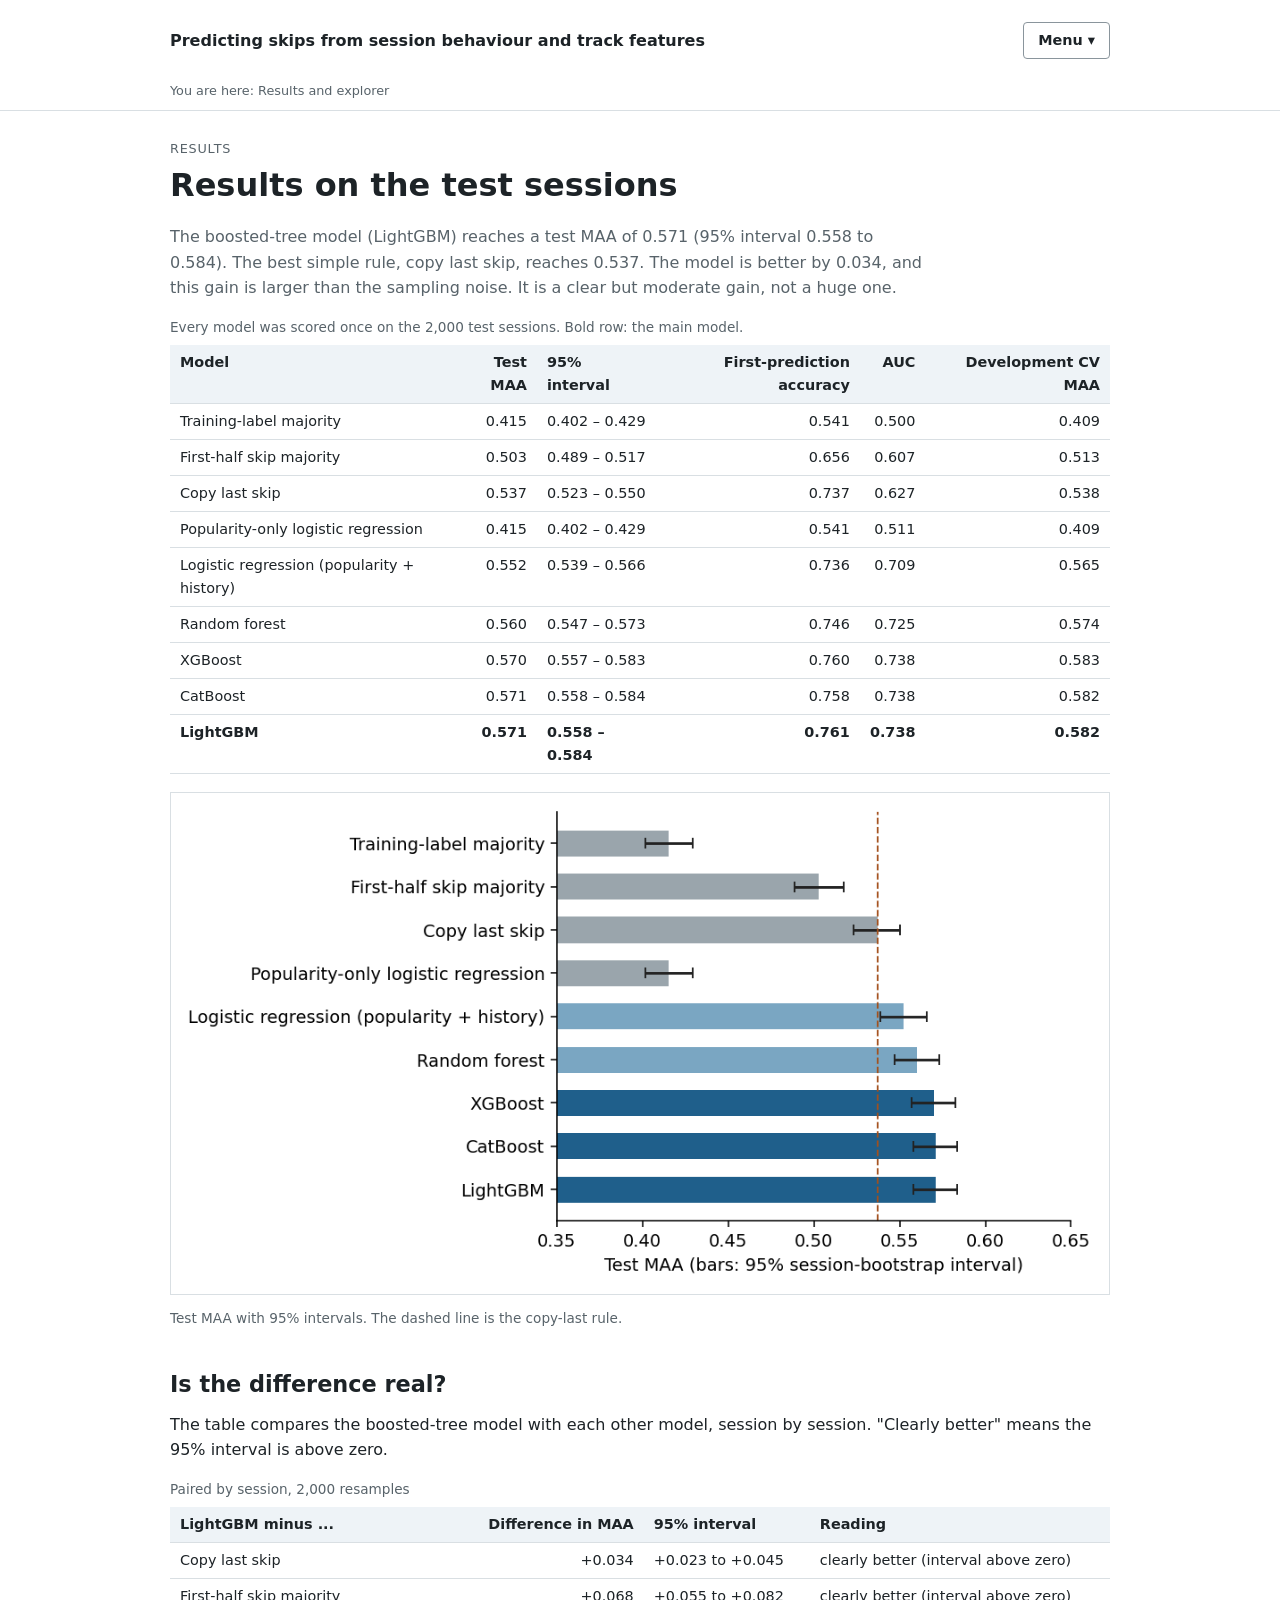
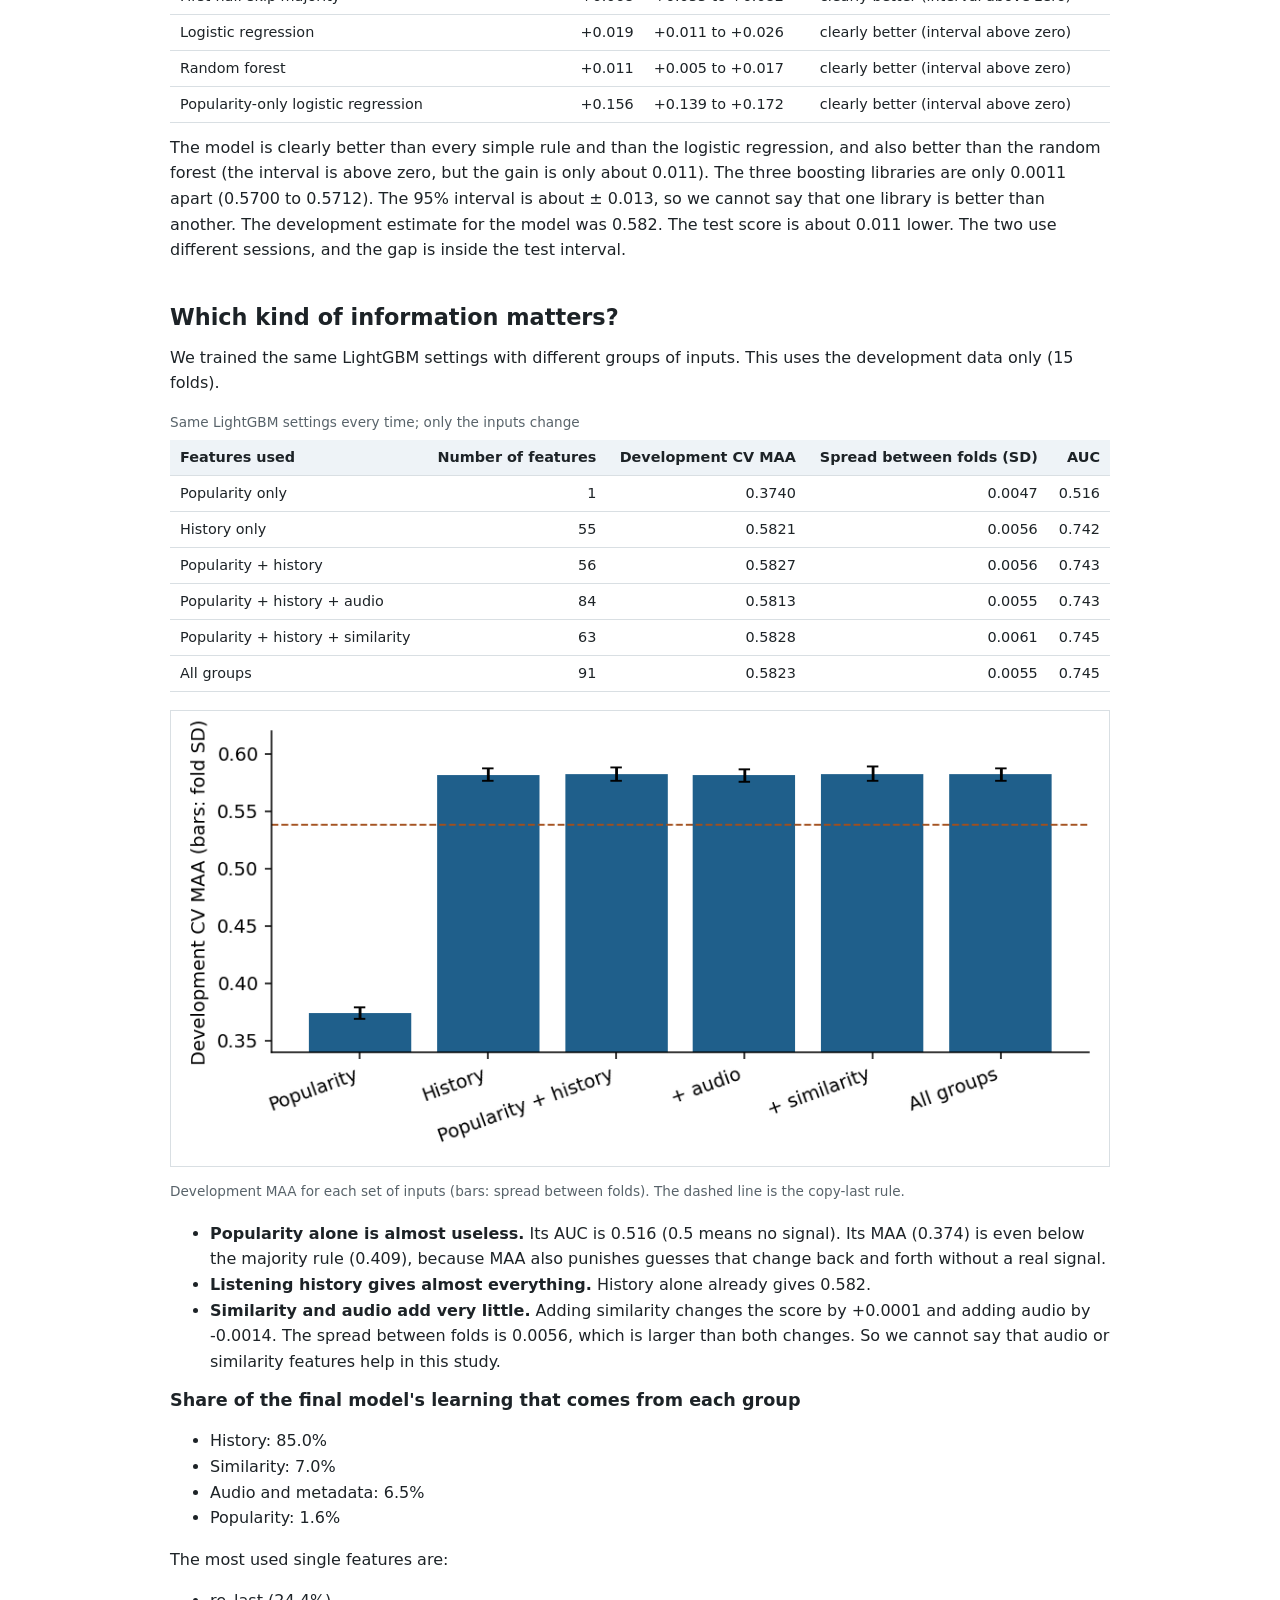
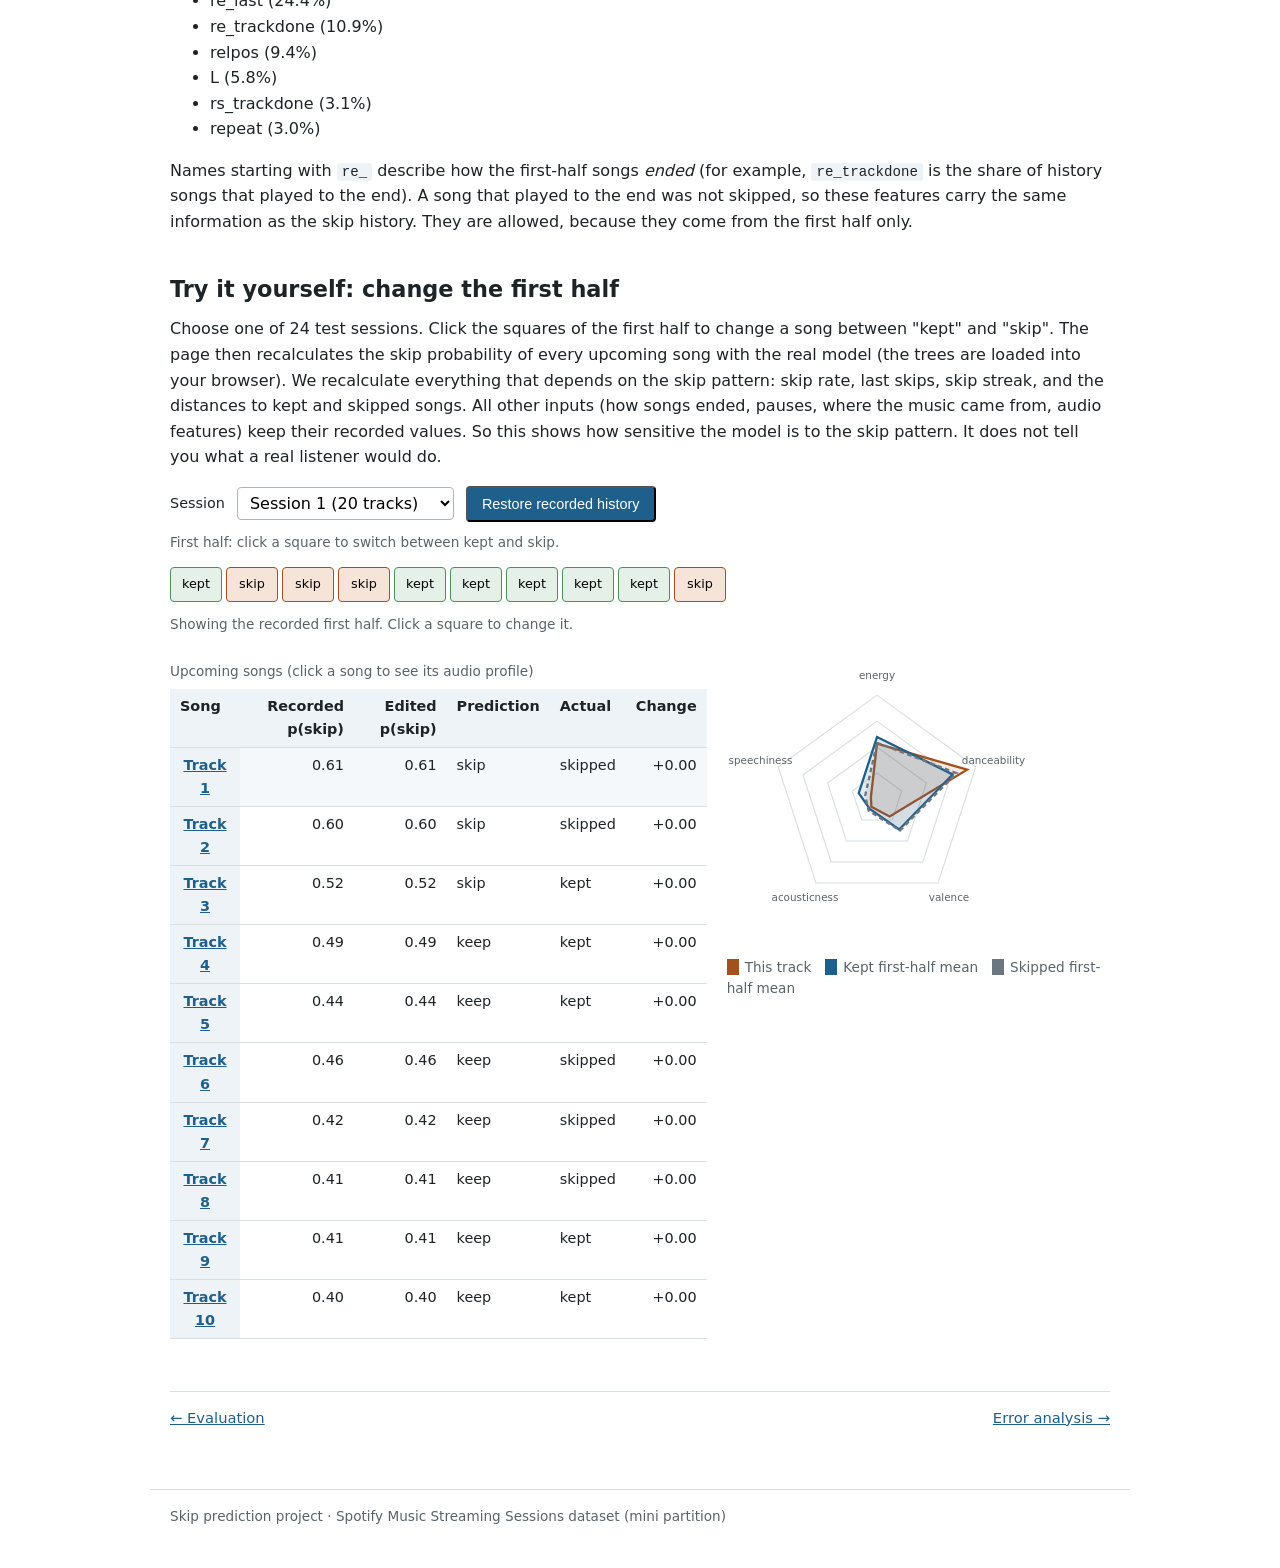
<file: website/html/results.html>
<!doctype html><html lang="en"><head><meta charset="utf-8"><meta name="viewport" content="width=device-width, initial-scale=1"><title>Results and explorer · Skip prediction</title><link rel="stylesheet" href="../css/base.css?v=2"><script src="../js/site.js?v=2" defer></script><script src="../js/results.js?v=2" defer></script><script src="../js/whatif.js?v=2" defer></script></head>
<body data-page="results" data-base="../../" data-sources='{"final": "python/04_final_test/results/test_results.json", "dev": "python/03_tuning/results/development.json"}'>
<main id="main">
<p class="eyebrow">Results</p><h1 class="page-title">Results on the test sessions</h1>
<p class="section-intro">The boosted-tree model (LightGBM) reaches a test MAA of <span data-v="final.primary_tuned.maa" data-fmt="f3"></span> (95% interval <span data-v="final.primary_tuned.ci.low" data-fmt="f3"></span> to <span data-v="final.primary_tuned.ci.high" data-fmt="f3"></span>). The best simple rule, copy last skip, reaches <span data-v="final.rows[id=copy_last].maa" data-fmt="f3"></span>. The model is better by <span data-v="final.comparisons_vs_primary_tuned.copy_last.difference" data-fmt="f3"></span>, and this gain is larger than the sampling noise. It is a clear but moderate gain, not a huge one.</p>
<div id="model-table"></div>
<figure><img src="../../python/04_final_test/results/model_comparison.png" alt="Test MAA of every model with bootstrap intervals"><figcaption>Test MAA with 95% intervals. The dashed line is the copy-last rule.</figcaption></figure>
<h2>Is the difference real?</h2>
<p>The table compares the boosted-tree model with each other model, session by session. "Clearly better" means the 95% interval is above zero.</p>
<div id="compare-table"></div>
<p>The model is clearly better than every simple rule and than the logistic regression, and also better than the random forest (the interval is above zero, but the gain is only about <span data-v="final.comparisons_vs_primary_tuned.random_forest.difference" data-fmt="f3"></span>). The three boosting libraries are only <span data-v="derived.lib_spread" data-fmt="f4"></span> apart (<span data-v="derived.lib_min" data-fmt="f4"></span> to <span data-v="derived.lib_max" data-fmt="f4"></span>). The 95% interval is about ± <span data-v="derived.ci_half" data-fmt="f3"></span>, so we cannot say that one library is better than another. The development estimate for the model was <span data-v="derived.dev_primary" data-fmt="f3"></span>. The test score is about <span data-v="derived.dev_minus_test" data-fmt="f3"></span> lower. The two use different sessions, and the gap is inside the test interval.</p>
<h2>Which kind of information matters?</h2>
<p>We trained the same LightGBM settings with different groups of inputs. This uses the development data only (15 folds).</p>
<div id="ablation-table"></div>
<figure><img src="../../python/03_tuning/results/ablation.png" alt="Development MAA by feature group"><figcaption>Development MAA for each set of inputs (bars: spread between folds). The dashed line is the copy-last rule.</figcaption></figure>
<ul>
<li><strong>Popularity alone is almost useless.</strong> Its AUC is <span data-v="derived.ab.P.roc_auc" data-fmt="f3"></span> (0.5 means no signal). Its MAA (<span data-v="derived.ab.P.mean_fold_maa" data-fmt="f3"></span>) is even below the majority rule (<span data-v="dev.selected.global_majority.mean_fold_maa" data-fmt="f3"></span>), because MAA also punishes guesses that change back and forth without a real signal.</li>
<li><strong>Listening history gives almost everything.</strong> History alone already gives <span data-v="derived.ab.H.mean_fold_maa" data-fmt="f3"></span>.</li>
<li><strong>Similarity and audio add very little.</strong> Adding similarity changes the score by <span data-v="derived.delta_S" data-fmt="s4"></span> and adding audio by <span data-v="derived.delta_A" data-fmt="s4"></span>. The spread between folds is <span data-v="derived.fold_sd" data-fmt="f4"></span>, which is larger than both changes. So we cannot say that audio or similarity features help in this study.</li>
</ul>
<h3>Share of the final model's learning that comes from each group</h3>
<ul id="importance-list"></ul>
<p>The most used single features are:</p>
<ul id="top-features"></ul>
<p>Names starting with <code>re_</code> describe how the first-half songs <em>ended</em> (for example, <code>re_trackdone</code> is the share of history songs that played to the end). A song that played to the end was not skipped, so these features carry the same information as the skip history. They are allowed, because they come from the first half only.</p>
<h2>Try it yourself: change the first half</h2>
<p>Choose one of 24 test sessions. Click the squares of the first half to change a song between "kept" and "skip". The page then recalculates the skip probability of every upcoming song with the real model (the trees are loaded into your browser). We recalculate everything that depends on the skip pattern: skip rate, last skips, skip streak, and the distances to kept and skipped songs. All other inputs (how songs ended, pauses, where the music came from, audio features) keep their recorded values. So this shows how sensitive the model is to the skip pattern. It does not tell you what a real listener would do.</p>
<p id="wi-status" role="status">Loading the model…</p>
<div id="wi-app" hidden>
<div class="wi-controls"><label for="wi-session">Session</label><select id="wi-session"></select><button type="button" id="wi-reset" class="button primary">Restore recorded history</button></div>
<p class="source-note">First half: click a square to switch between kept and skip.</p>
<div id="wi-history" class="wi-history"></div>
<p id="wi-note" role="status" class="source-note"></p>
<div class="wi-layout"><div class="table-wrap"><table><caption>Upcoming songs (click a song to see its audio profile)</caption><thead><tr><th scope="col">Song</th><th scope="col" class="num">Recorded p(skip)</th><th scope="col" class="num">Edited p(skip)</th><th scope="col">Prediction</th><th scope="col">Actual</th><th scope="col" class="num">Change</th></tr></thead><tbody id="wi-rows"></tbody></table></div>
<div><div id="wi-radar"></div><div id="wi-legend" class="source-note"></div></div></div></div>
</main>
</body></html>
</file>
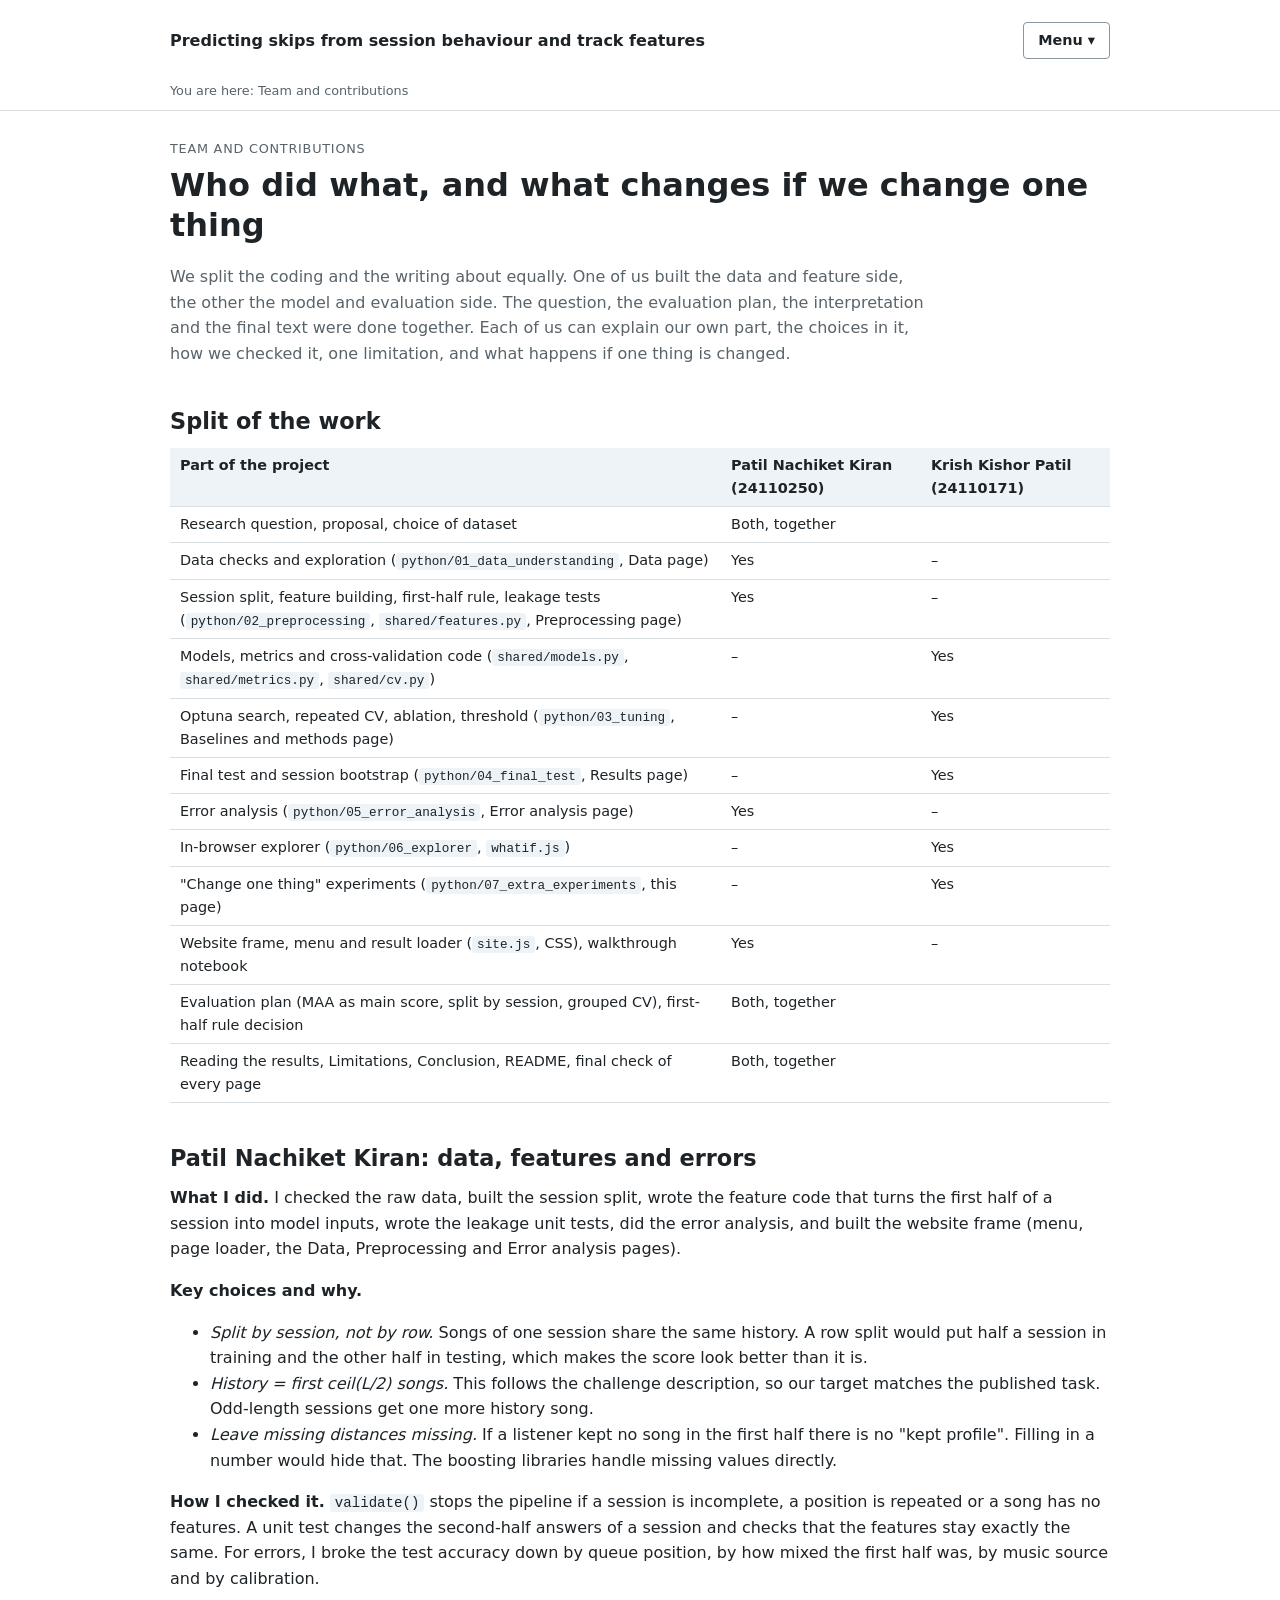
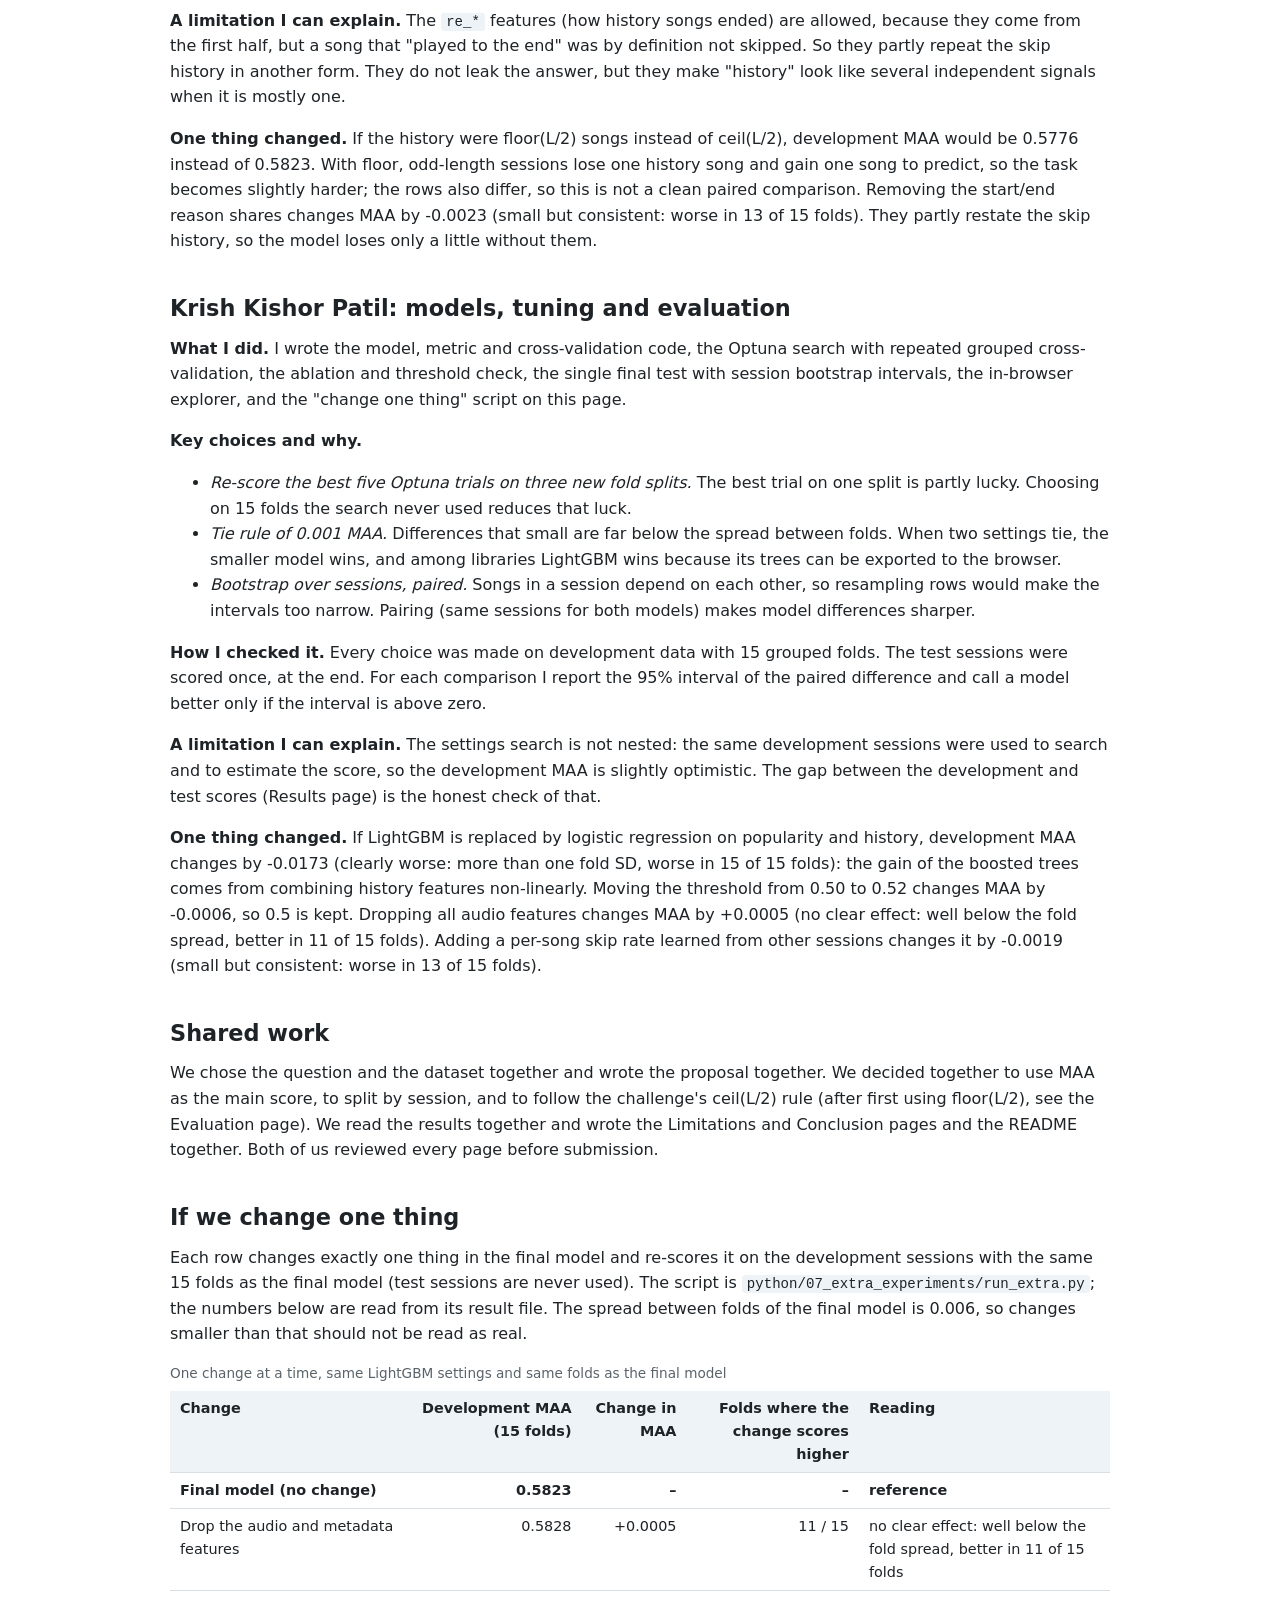
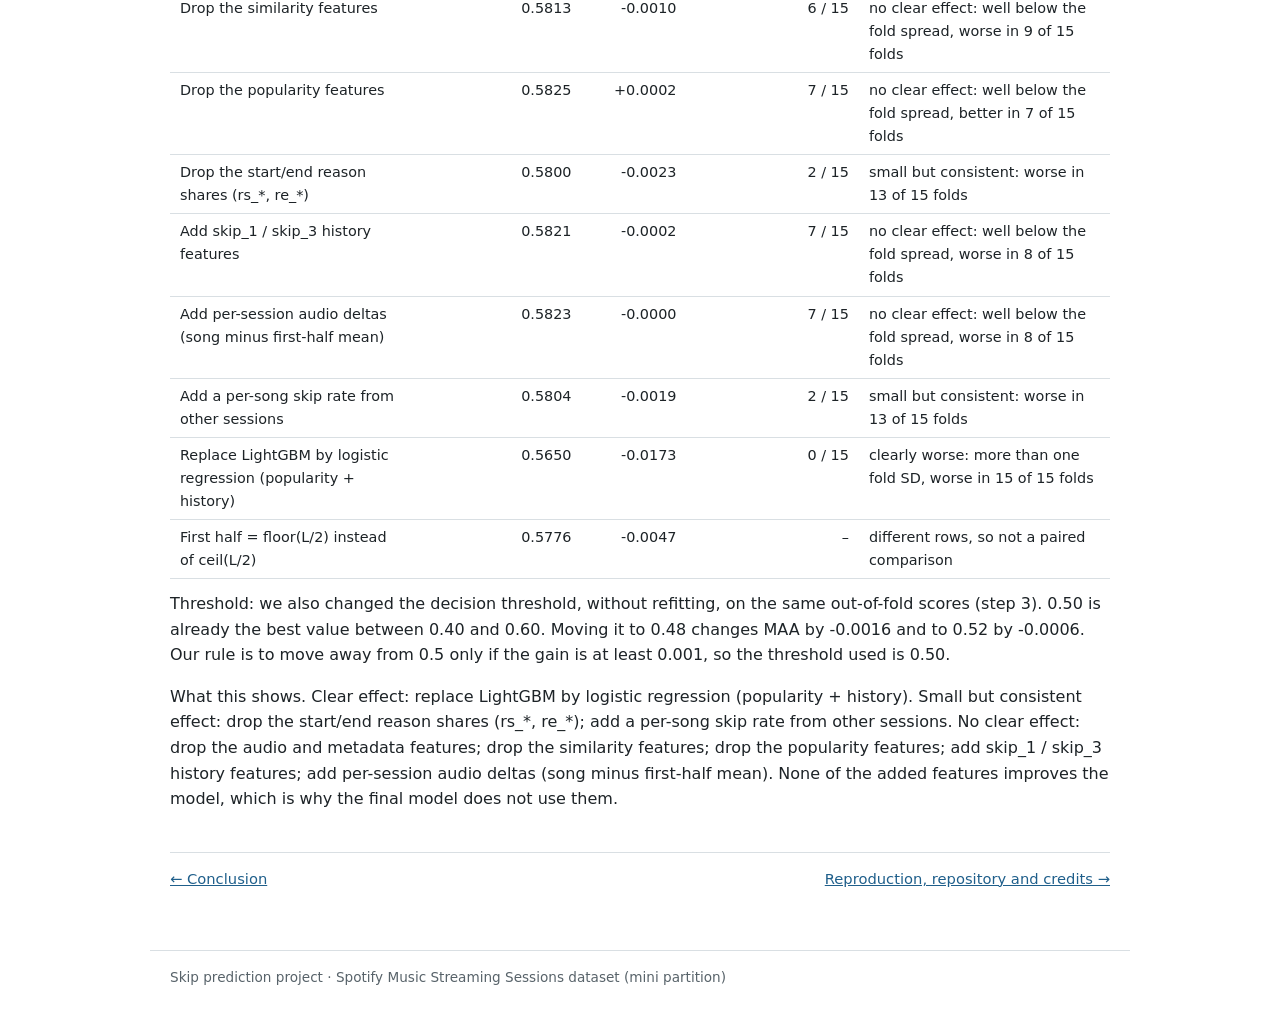
<file: website/html/team.html>
<!doctype html><html lang="en"><head><meta charset="utf-8"><meta name="viewport" content="width=device-width, initial-scale=1"><title>Team and contributions · Skip prediction</title><link rel="stylesheet" href="../css/base.css?v=2"><script src="../js/site.js?v=2" defer></script><script src="../js/team.js?v=2" defer></script></head>
<body data-page="team" data-base="../../" data-sources='{"extra": "python/07_extra_experiments/results/extra_experiments.json", "dev": "python/03_tuning/results/development.json"}'>
<main id="main">
<p class="eyebrow">Team and contributions</p><h1 class="page-title">Who did what, and what changes if we change one thing</h1>
<p class="section-intro">We split the coding and the writing about equally. One of us built the data and feature side, the other the model and evaluation side. The question, the evaluation plan, the interpretation and the final text were done together. Each of us can explain our own part, the choices in it, how we checked it, one limitation, and what happens if one thing is changed.</p>

<h2>Split of the work</h2>
<div class="table-wrap"><table><thead><tr><th scope="col">Part of the project</th><th scope="col">Patil Nachiket Kiran (24110250)</th><th scope="col">Krish Kishor Patil (24110171)</th></tr></thead><tbody>
<tr><td>Research question, proposal, choice of dataset</td><td colspan="2">Both, together</td></tr>
<tr><td>Data checks and exploration (<code>python/01_data_understanding</code>, Data page)</td><td>Yes</td><td>–</td></tr>
<tr><td>Session split, feature building, first-half rule, leakage tests (<code>python/02_preprocessing</code>, <code>shared/features.py</code>, Preprocessing page)</td><td>Yes</td><td>–</td></tr>
<tr><td>Models, metrics and cross-validation code (<code>shared/models.py</code>, <code>shared/metrics.py</code>, <code>shared/cv.py</code>)</td><td>–</td><td>Yes</td></tr>
<tr><td>Optuna search, repeated CV, ablation, threshold (<code>python/03_tuning</code>, Baselines and methods page)</td><td>–</td><td>Yes</td></tr>
<tr><td>Final test and session bootstrap (<code>python/04_final_test</code>, Results page)</td><td>–</td><td>Yes</td></tr>
<tr><td>Error analysis (<code>python/05_error_analysis</code>, Error analysis page)</td><td>Yes</td><td>–</td></tr>
<tr><td>In-browser explorer (<code>python/06_explorer</code>, <code>whatif.js</code>)</td><td>–</td><td>Yes</td></tr>
<tr><td>"Change one thing" experiments (<code>python/07_extra_experiments</code>, this page)</td><td>–</td><td>Yes</td></tr>
<tr><td>Website frame, menu and result loader (<code>site.js</code>, CSS), walkthrough notebook</td><td>Yes</td><td>–</td></tr>
<tr><td>Evaluation plan (MAA as main score, split by session, grouped CV), first-half rule decision</td><td colspan="2">Both, together</td></tr>
<tr><td>Reading the results, Limitations, Conclusion, README, final check of every page</td><td colspan="2">Both, together</td></tr>
</tbody></table></div>

<h2>Patil Nachiket Kiran: data, features and errors</h2>
<p><strong>What I did.</strong> I checked the raw data, built the session split, wrote the feature code that turns the first half of a session into model inputs, wrote the leakage unit tests, did the error analysis, and built the website frame (menu, page loader, the Data, Preprocessing and Error analysis pages).</p>
<p><strong>Key choices and why.</strong></p>
<ul>
<li><em>Split by session, not by row.</em> Songs of one session share the same history. A row split would put half a session in training and the other half in testing, which makes the score look better than it is.</li>
<li><em>History = first ceil(L/2) songs.</em> This follows the challenge description, so our target matches the published task. Odd-length sessions get one more history song.</li>
<li><em>Leave missing distances missing.</em> If a listener kept no song in the first half there is no "kept profile". Filling in a number would hide that. The boosting libraries handle missing values directly.</li>
</ul>
<p><strong>How I checked it.</strong> <code>validate()</code> stops the pipeline if a session is incomplete, a position is repeated or a song has no features. A unit test changes the second-half answers of a session and checks that the features stay exactly the same. For errors, I broke the test accuracy down by queue position, by how mixed the first half was, by music source and by calibration.</p>
<p><strong>A limitation I can explain.</strong> The <code>re_*</code> features (how history songs ended) are allowed, because they come from the first half, but a song that "played to the end" was by definition not skipped. So they partly repeat the skip history in another form. They do not leak the answer, but they make "history" look like several independent signals when it is mostly one.</p>
<p><strong>One thing changed.</strong> <span id="nk-change"></span></p>

<h2>Krish Kishor Patil: models, tuning and evaluation</h2>
<p><strong>What I did.</strong> I wrote the model, metric and cross-validation code, the Optuna search with repeated grouped cross-validation, the ablation and threshold check, the single final test with session bootstrap intervals, the in-browser explorer, and the "change one thing" script on this page.</p>
<p><strong>Key choices and why.</strong></p>
<ul>
<li><em>Re-score the best five Optuna trials on three new fold splits.</em> The best trial on one split is partly lucky. Choosing on 15 folds the search never used reduces that luck.</li>
<li><em>Tie rule of 0.001 MAA.</em> Differences that small are far below the spread between folds. When two settings tie, the smaller model wins, and among libraries LightGBM wins because its trees can be exported to the browser.</li>
<li><em>Bootstrap over sessions, paired.</em> Songs in a session depend on each other, so resampling rows would make the intervals too narrow. Pairing (same sessions for both models) makes model differences sharper.</li>
</ul>
<p><strong>How I checked it.</strong> Every choice was made on development data with 15 grouped folds. The test sessions were scored once, at the end. For each comparison I report the 95% interval of the paired difference and call a model better only if the interval is above zero.</p>
<p><strong>A limitation I can explain.</strong> The settings search is not nested: the same development sessions were used to search and to estimate the score, so the development MAA is slightly optimistic. The gap between the development and test scores (Results page) is the honest check of that.</p>
<p><strong>One thing changed.</strong> <span id="kp-change"></span></p>

<h2>Shared work</h2>
<p>We chose the question and the dataset together and wrote the proposal together. We decided together to use MAA as the main score, to split by session, and to follow the challenge's ceil(L/2) rule (after first using floor(L/2), see the Evaluation page). We read the results together and wrote the Limitations and Conclusion pages and the README together. Both of us reviewed every page before submission.</p>

<h2>If we change one thing</h2>
<p>Each row changes exactly one thing in the final model and re-scores it on the development sessions with the same 15 folds as the final model (test sessions are never used). The script is <code>python/07_extra_experiments/run_extra.py</code>; the numbers below are read from its result file. The spread between folds of the final model is <span data-v="extra.base.std_fold_maa" data-fmt="f3"></span>, so changes smaller than that should not be read as real.</p>
<div id="change-table"></div>
<p id="threshold-line"></p>
<p id="change-reading"></p>
</main>
</body></html>
</file>
<file: website/css/base.css>
:root{--bg:#fff;--paper:#fff;--ink:#1d2327;--muted:#58636a;--green:#1f5f8b;--mint:#eef3f7;--line:#d9dfe3;--orange:#a3501c}
*{box-sizing:border-box}
html{scroll-behavior:smooth}
body{margin:0;background:var(--bg);color:var(--ink);font-family:system-ui,-apple-system,"Segoe UI",Roboto,Arial,sans-serif;font-size:16px;line-height:1.6}
a{color:var(--green)}
h1,h2,h3{line-height:1.25;margin:0 0 .6em}
h1{font-size:2rem}
h2{font-size:1.4rem;margin-top:1.8em}
h3{font-size:1.1rem}
p{margin:0 0 1em}
code{font-family:ui-monospace,Menlo,Consolas,monospace;font-size:.88em;background:var(--mint);padding:1px 5px;border-radius:3px;overflow-wrap:anywhere}
pre{background:var(--mint);padding:12px 14px;border-radius:4px;overflow-x:auto;font-size:.88em}
pre code{background:none;padding:0}
.skip-link{position:absolute;left:-999px}
.skip-link:focus{left:8px;top:8px;background:#fff;padding:6px;z-index:5}
.site-header{border-bottom:1px solid var(--line);background:#fff}
.site-header .inner{max-width:980px;margin:0 auto;padding:12px 20px}
.brand{font-weight:700;text-decoration:none;color:var(--ink);display:block;margin-bottom:6px}
.site-header nav{display:flex;flex-wrap:wrap;gap:4px 16px;font-size:.9rem}
.nav-link{text-decoration:none;color:var(--muted)}
.nav-link:hover{color:var(--green);text-decoration:underline}
.nav-link.active{color:var(--ink);font-weight:600;border-bottom:2px solid var(--green)}
main{max-width:980px;margin:0 auto;padding:28px 20px 60px}
.section{padding:22px 0;border-bottom:1px solid var(--line)}
.section:last-of-type{border-bottom:0}
.eyebrow{font-size:.8rem;color:var(--muted);text-transform:uppercase;letter-spacing:.06em;margin-bottom:6px}
.page-title{font-size:2rem}
.section-intro{color:var(--muted);max-width:760px}
.section-heading{display:flex;justify-content:space-between;align-items:flex-end;gap:16px;flex-wrap:wrap}
.source-note{font-size:.85rem;color:var(--muted)}
.spaced{margin-top:1em}
.small-tag{font-size:.75rem;border:1px solid var(--line);padding:1px 8px;border-radius:10px;color:var(--muted)}
.status-dot{display:inline-block;width:8px;height:8px;border-radius:50%;background:#4b8f5a;margin-right:6px}
.sr-only{position:absolute;width:1px;height:1px;overflow:hidden;clip:rect(0 0 0 0)}
.button{display:inline-block;text-decoration:none;padding:8px 14px;border-radius:4px;font-size:.9rem}
.primary{background:var(--green);color:#fff}
.stats{display:grid;grid-template-columns:repeat(4,1fr);gap:16px;margin:20px 0;padding:16px 0;border-top:1px solid var(--line);border-bottom:1px solid var(--line)}
.stats strong{display:block;font-size:1.5rem}
.stats span{font-size:.85rem;color:var(--muted)}
.callout{border-left:3px solid var(--green);background:var(--mint);padding:12px 16px;margin:16px 0}
.callout p{margin:0;font-size:.95rem}
.callout strong{display:block;margin-bottom:4px}
.panel{background:var(--mint);padding:16px;border-radius:4px}
.two-column{display:grid;grid-template-columns:1fr 1fr;gap:20px}
.table-wrap{overflow-x:auto;margin:12px 0}
table{border-collapse:collapse;width:100%;font-size:.9rem}
caption{text-align:left;color:var(--muted);font-size:.85rem;padding-bottom:6px}
th,td{border-bottom:1px solid var(--line);padding:6px 10px;text-align:left;vertical-align:top}
th{background:var(--mint);font-weight:600}
td.num,th.num{text-align:right;font-variant-numeric:tabular-nums}
tr.best td{font-weight:600}
figure{margin:18px 0}
figure img{max-width:100%;height:auto;border:1px solid var(--line)}
figcaption{font-size:.85rem;color:var(--muted);margin-top:6px}
details{margin:10px 0}
summary{cursor:pointer}
footer{max-width:980px;margin:0 auto;padding:16px 20px 40px;border-top:1px solid var(--line);font-size:.85rem;color:var(--muted)}
label{font-size:.9rem}
select,input[type=number]{font:inherit;padding:5px 8px;border:1px solid #aab5bc;border-radius:4px;background:#fff}
a:focus-visible,button:focus-visible,select:focus-visible,summary:focus-visible{outline:3px solid #d08a3c;outline-offset:2px}
@media(max-width:700px){.stats{grid-template-columns:1fr 1fr}.two-column{grid-template-columns:1fr}h1,.page-title{font-size:1.6rem}}
.wi-controls{display:flex;gap:12px;align-items:center;flex-wrap:wrap;margin:10px 0}
.wi-history{display:flex;flex-wrap:wrap;gap:4px;margin:8px 0 12px}
.wi-sq{border:1px solid #8a959c;background:#fff;padding:6px 8px;border-radius:4px;font:inherit;font-size:.8rem;min-width:52px;cursor:pointer}
.wi-sq.is-kept{background:#e5f1e8;border-color:#4b8f5a}
.wi-sq.is-skip{background:#f7e4d8;border-color:#a3501c}
.link-button{background:none;border:0;padding:0;color:var(--green);text-decoration:underline;font:inherit;cursor:pointer}
tr.selected{background:#f5f8fb}
.wi-layout{display:grid;grid-template-columns:1.4fr 1fr;gap:20px;align-items:start}
#wi-radar svg{width:100%;max-width:300px}
.seq{display:flex;flex-wrap:wrap;gap:3px;margin:4px 0}
.seq span{font-size:.75rem;padding:3px 6px;border-radius:3px;border:1px solid var(--line)}
.seq .h-skip{background:#f7e4d8}.seq .h-keep{background:#e5f1e8}.seq .gap{border:0;padding:0 8px}
.seq .ok{border-color:#4b8f5a}.seq .bad{border-color:#a3501c;font-weight:700}
@media(max-width:800px){.wi-layout{grid-template-columns:1fr}}
.site-header .inner{display:flex;align-items:center;justify-content:space-between;gap:12px;flex-wrap:wrap}
.site-header .brand{margin:0}
.site-header .crumb{display:block;padding-top:0;padding-bottom:8px;font-size:.8rem;color:var(--muted)}
.menu{position:relative}
.menu summary{list-style:none;cursor:pointer;border:1px solid #8a959c;border-radius:4px;padding:6px 14px;background:#fff;font-weight:600;font-size:.9rem}
.menu summary::-webkit-details-marker{display:none}
.menu summary::after{content:" \25BE"}
.menu[open] summary{background:var(--mint)}
.menu-panel{position:absolute;right:0;top:calc(100% + 6px);z-index:20;background:#fff;border:1px solid var(--line);border-radius:6px;box-shadow:0 6px 24px rgba(0,0,0,.12);padding:14px 18px;width:min(560px,92vw);display:grid;grid-template-columns:1fr 1fr;gap:12px 24px}
.menu-title{margin:0 0 4px;font-size:.72rem;text-transform:uppercase;letter-spacing:.06em;color:var(--muted)}
.menu-group a{display:block;padding:3px 0;text-decoration:none;font-size:.92rem}
.menu-group a:hover{text-decoration:underline}
.menu-group a[aria-current=page]{font-weight:700;color:var(--ink)}
.pager{display:flex;justify-content:space-between;gap:12px;margin-top:40px;padding-top:14px;border-top:1px solid var(--line);font-size:.92rem}
@media(max-width:600px){.menu-panel{grid-template-columns:1fr;right:auto;left:0}}
.steps{padding-left:1.2em}.steps li{margin-bottom:.6em}
.keyterms dt{font-weight:600;margin-top:.7em}.keyterms dd{margin:0 0 0 0}
.proposal-field{border-left:3px solid var(--line);padding-left:14px;margin:18px 0}
</file>
<file: website/css/data.css>
.data-status{padding:18px 0;border-bottom:1px solid var(--line);font-size:11px;color:var(--green);display:flex;gap:8px;align-items:center}.data-status>span:last-child{margin-left:auto;color:var(--muted);font-size:10px}.data-hero{padding-bottom:38px}.data-hero .stats{margin-bottom:15px}.data-hero #load-status{font-size:11px}.source-links{display:grid;grid-template-columns:repeat(3,1fr);gap:24px;margin-top:32px}.source-links a{font-size:13px;text-underline-offset:4px;font-weight:600}.source-links p{font-size:11px;margin:10px 0 0}.detail-list{padding-left:20px;color:var(--muted);font-size:13px}.detail-list li{margin:12px 0}.select-control{display:flex;flex-direction:column;gap:7px;min-width:230px}.select-control label,.chart-toolbar label{font-size:11px;font-weight:600;color:var(--green)}select,input[type=search]{font:inherit;font-size:12px;color:var(--ink);background:#fff;border:1px solid #b6c7ad;border-radius:5px;padding:12px;max-width:100%}select:focus-visible,input:focus-visible{outline:3px solid #b86b29;outline-offset:3px}.label-explorer{display:grid;grid-template-columns:1fr 2fr;gap:35px;background:#eaf0e5;border-radius:8px;padding:30px;margin:20px 0}.label-explorer .eyebrow{display:block;margin-bottom:6px}.large-number{display:block;font-family:Manrope,sans-serif;font-weight:500;font-size:56px;letter-spacing:-2px;color:var(--green)}.label-explorer p{font-size:13px}.label-explorer>div:first-child p{font-size:11px;margin:0}.label-explorer meter{display:block;width:100%;height:20px;accent-color:var(--green)}meter::-webkit-meter-bar{background:#d4dfce;border:0;border-radius:15px}meter::-webkit-meter-optimum-value{background:var(--green)}.chart-toolbar{display:flex;align-items:center;gap:16px;margin:28px 0 18px}.chart-toolbar select{flex:1;max-width:500px}.chart-toolbar>span{margin-left:auto;font-size:11px;color:var(--muted)}.chart-card{margin:0;background:#fff;border:1px solid var(--line);border-radius:9px;padding:25px}.chart-card figcaption p{font-size:12px;max-width:850px;margin-bottom:20px}.chart-card img{display:block;width:100%;height:auto;border-radius:5px;background:var(--bg);min-height:100px}.chart-card>a:last-child{font-size:12px;display:inline-block;margin-top:14px;text-underline-offset:4px}.chart-insight{display:flex;gap:22px;padding:20px;margin-top:18px;background:#eaf0e5;border-radius:5px;align-items:baseline}.chart-insight>span{font-size:9px;letter-spacing:1px;color:var(--green);min-width:132px;font-weight:700}.chart-insight p{font-size:12px;margin:0}.findings-grid{display:grid;grid-template-columns:repeat(2,1fr);gap:22px;margin-top:28px}.finding{border-top:2px solid #bcccb3;padding-top:18px}.finding h3{font-size:15px}.finding p{font-size:12px;margin:0}#variable-rows th{width:28%;vertical-align:top}#variable-rows td{vertical-align:top}#variable-rows small{display:block;font-weight:400;color:var(--muted);font-size:10px;margin-top:6px}#variable-rows code{white-space:normal;overflow-wrap:anywhere}.quality-stats{display:grid;grid-template-columns:repeat(4,1fr);gap:20px;margin:28px 0}.quality-stats strong{display:block;font:500 30px Manrope,sans-serif;color:var(--green)}.quality-stats span{font-size:11px;color:var(--muted)}.issues-grid{display:grid;grid-template-columns:repeat(2,1fr);gap:16px}.issue-card{background:#fff;border:1px solid var(--line);border-radius:6px;padding:23px}.issue-type{font-size:9px;color:var(--orange);text-transform:uppercase;letter-spacing:1px}.issue-card h3{font-size:16px;margin-top:13px}.issue-count{font-size:12px;color:var(--green)}.issue-card p{font-size:12px;margin:12px 0 0}.reproduce-box{margin-top:30px;padding:25px;border:1px solid var(--line);border-radius:6px}.reproduce-box>p:first-child{font-size:13px}.reproduce-box pre{white-space:pre-wrap;overflow-wrap:anywhere;background:#eaf0e5;padding:17px;border-radius:5px}.reproduce-box pre code{background:none}.resource-links{display:flex;flex-wrap:wrap;gap:22px;margin-top:22px;font-size:12px}.resource-links a{text-underline-offset:4px}
@media(max-width:800px){.data-status{flex-wrap:wrap}.data-status>span:last-child{margin-left:0;flex-basis:100%}.source-links{grid-template-columns:1fr;gap:18px}.section-heading{align-items:flex-start;flex-direction:column}.select-control{width:100%;margin-bottom:12px}.label-explorer{grid-template-columns:1fr 1.6fr;padding:22px;gap:22px}.large-number{font-size:44px}.chart-insight{display:block}.chart-insight p{margin-top:8px}.chart-card{padding:18px}.chart-toolbar{flex-wrap:wrap}.chart-toolbar label{flex-basis:100%}.chart-toolbar select{min-width:0}.quality-stats{grid-template-columns:1fr 1fr}.chart-card img{min-height:0}}
@media(max-width:520px){.label-explorer,.findings-grid,.issues-grid{grid-template-columns:1fr}.label-explorer{gap:16px}.chart-card{padding:12px}.chart-card figcaption{padding:5px}.chart-toolbar{gap:8px}.chart-toolbar select{font-size:11px}#variable-rows th{min-width:140px}#variable-rows td{min-width:180px}.table-wrap{border-right:1px solid var(--line)}.data-hero .page-title{font-size:39px}.quality-stats{gap:16px}.reproduce-box{padding:18px}}
</file>
